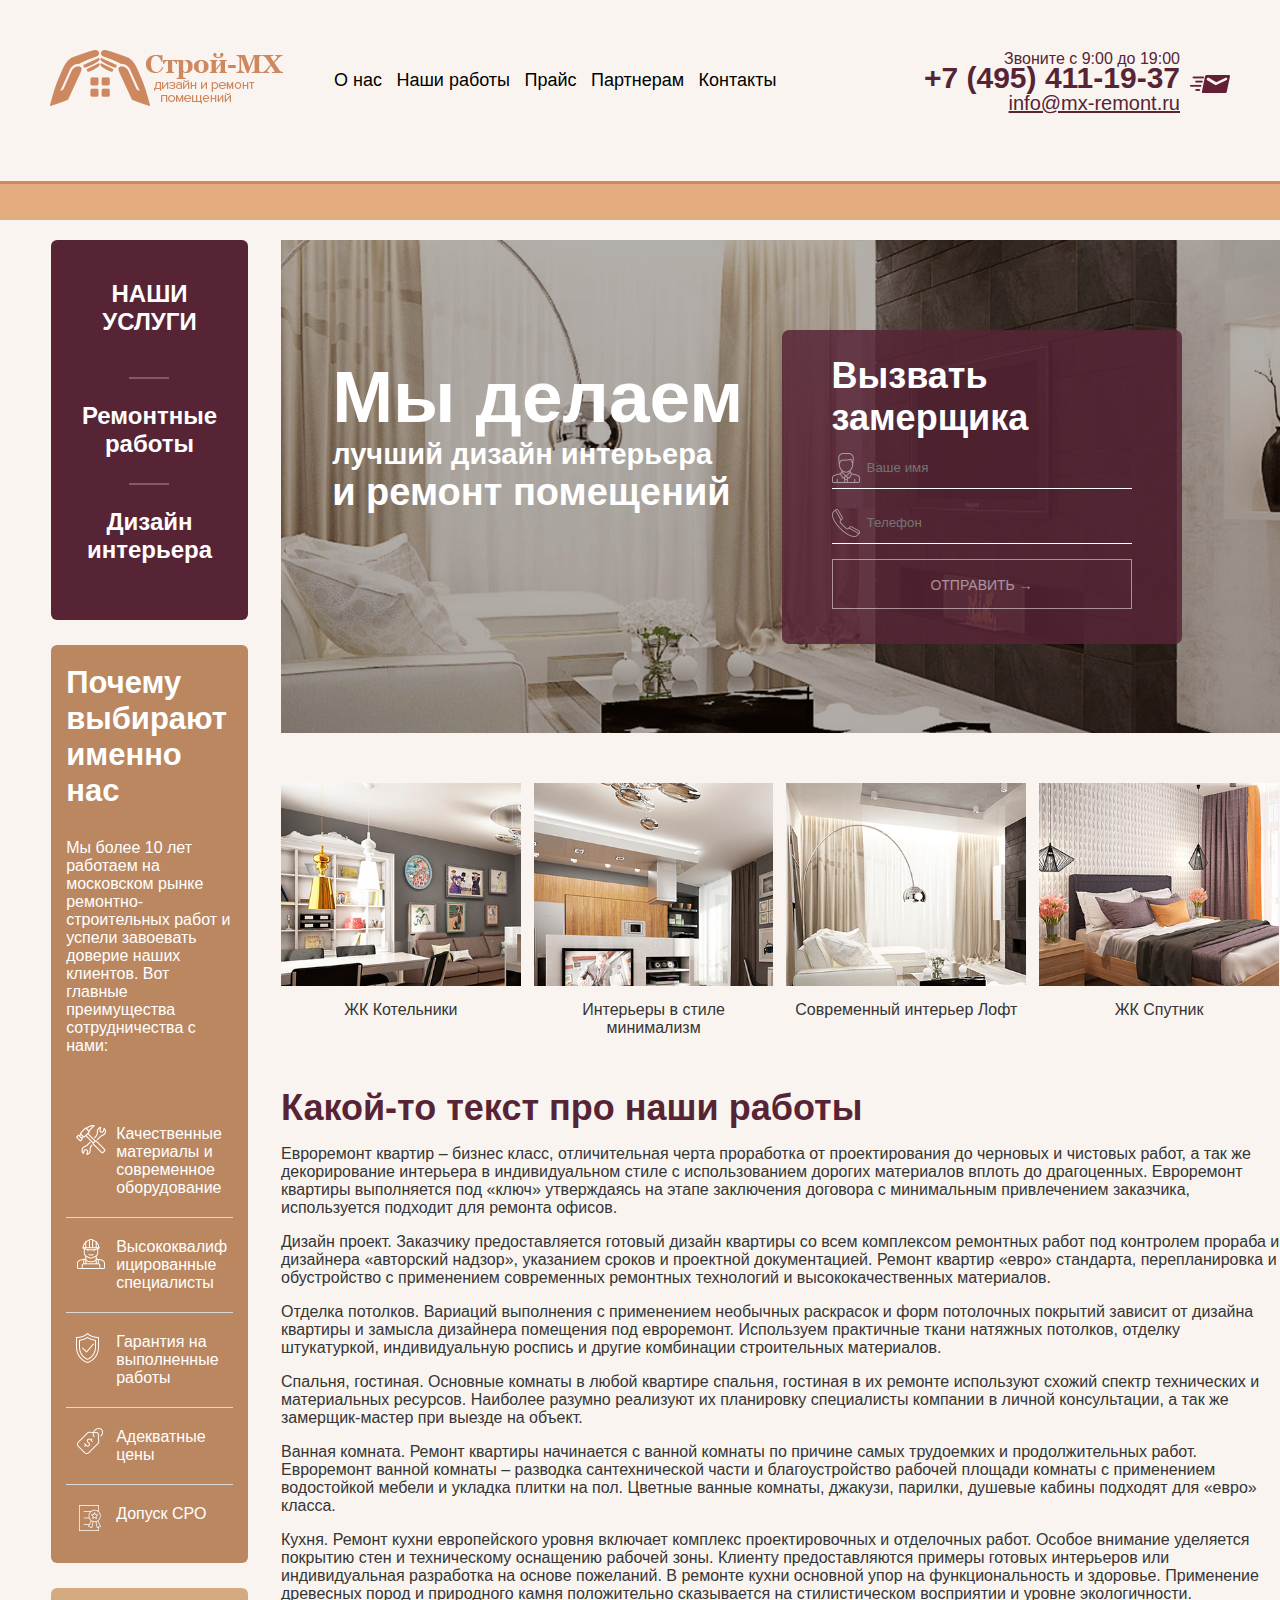
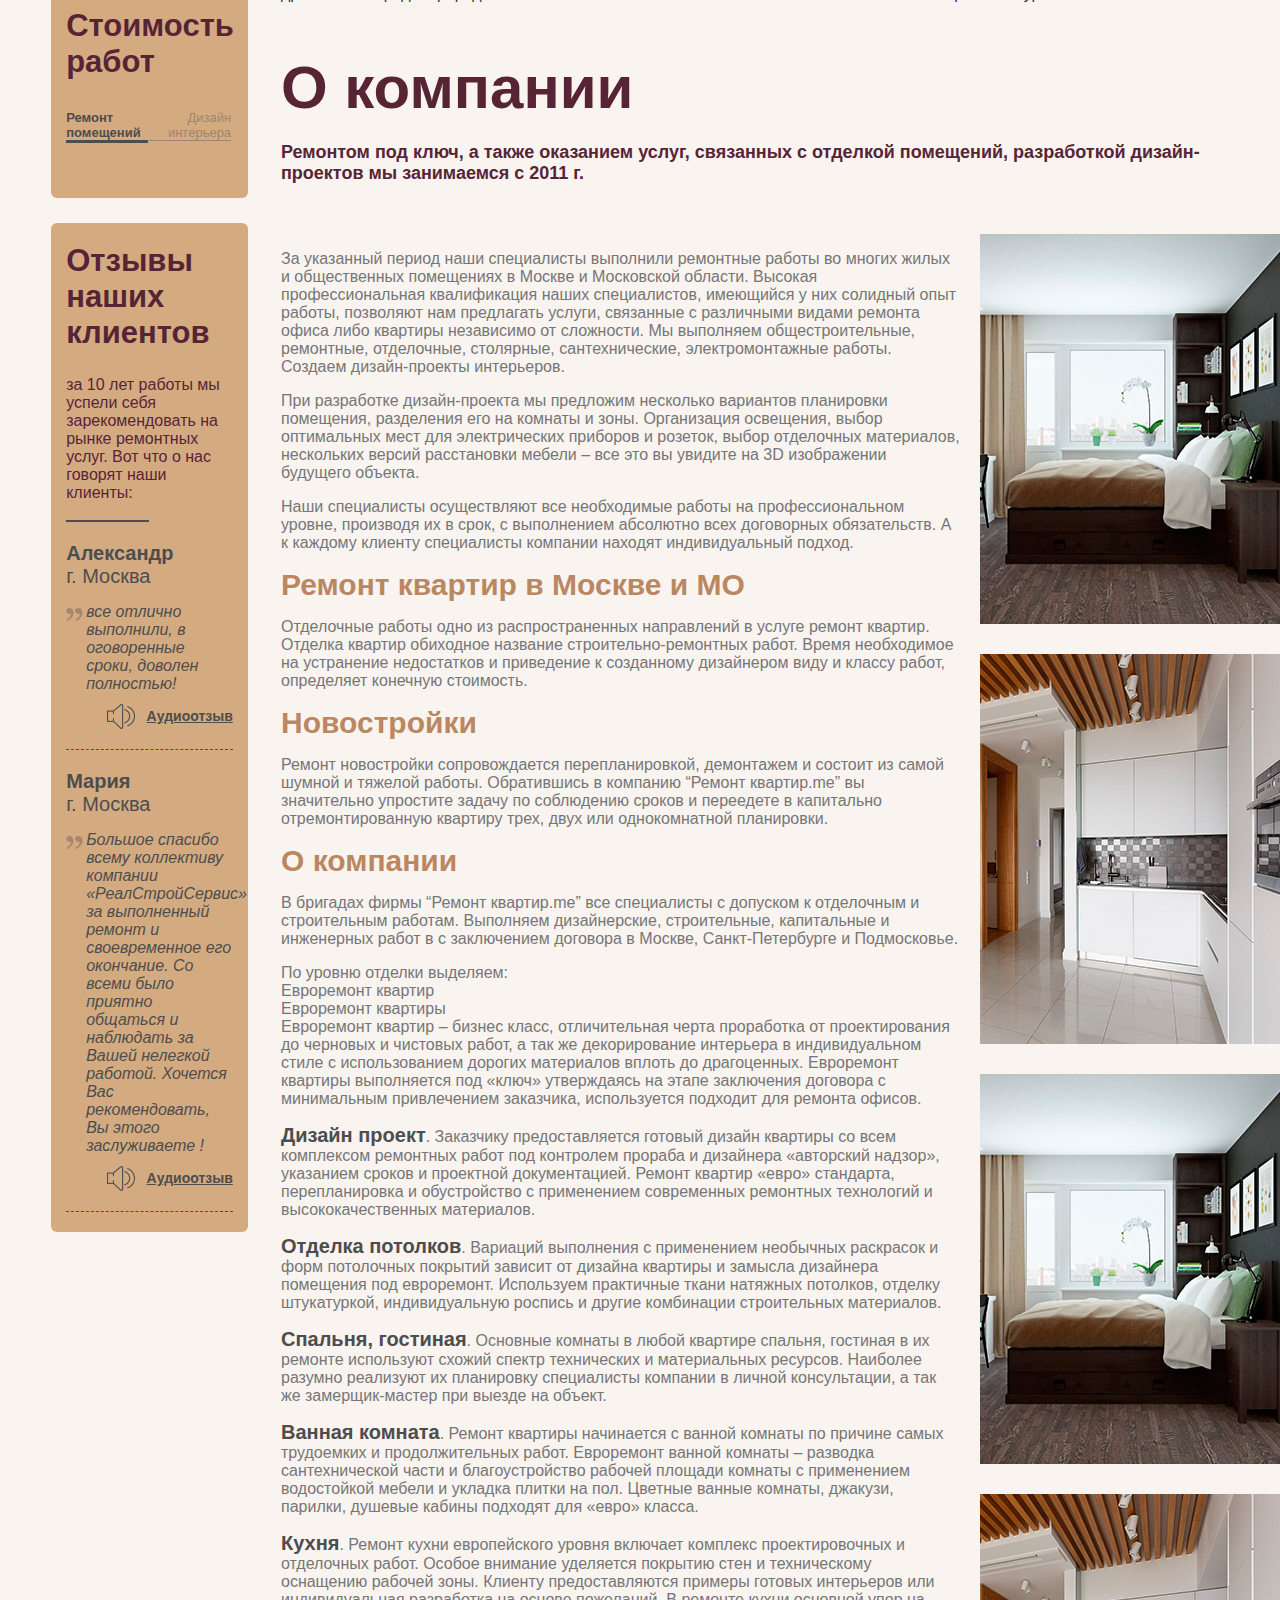
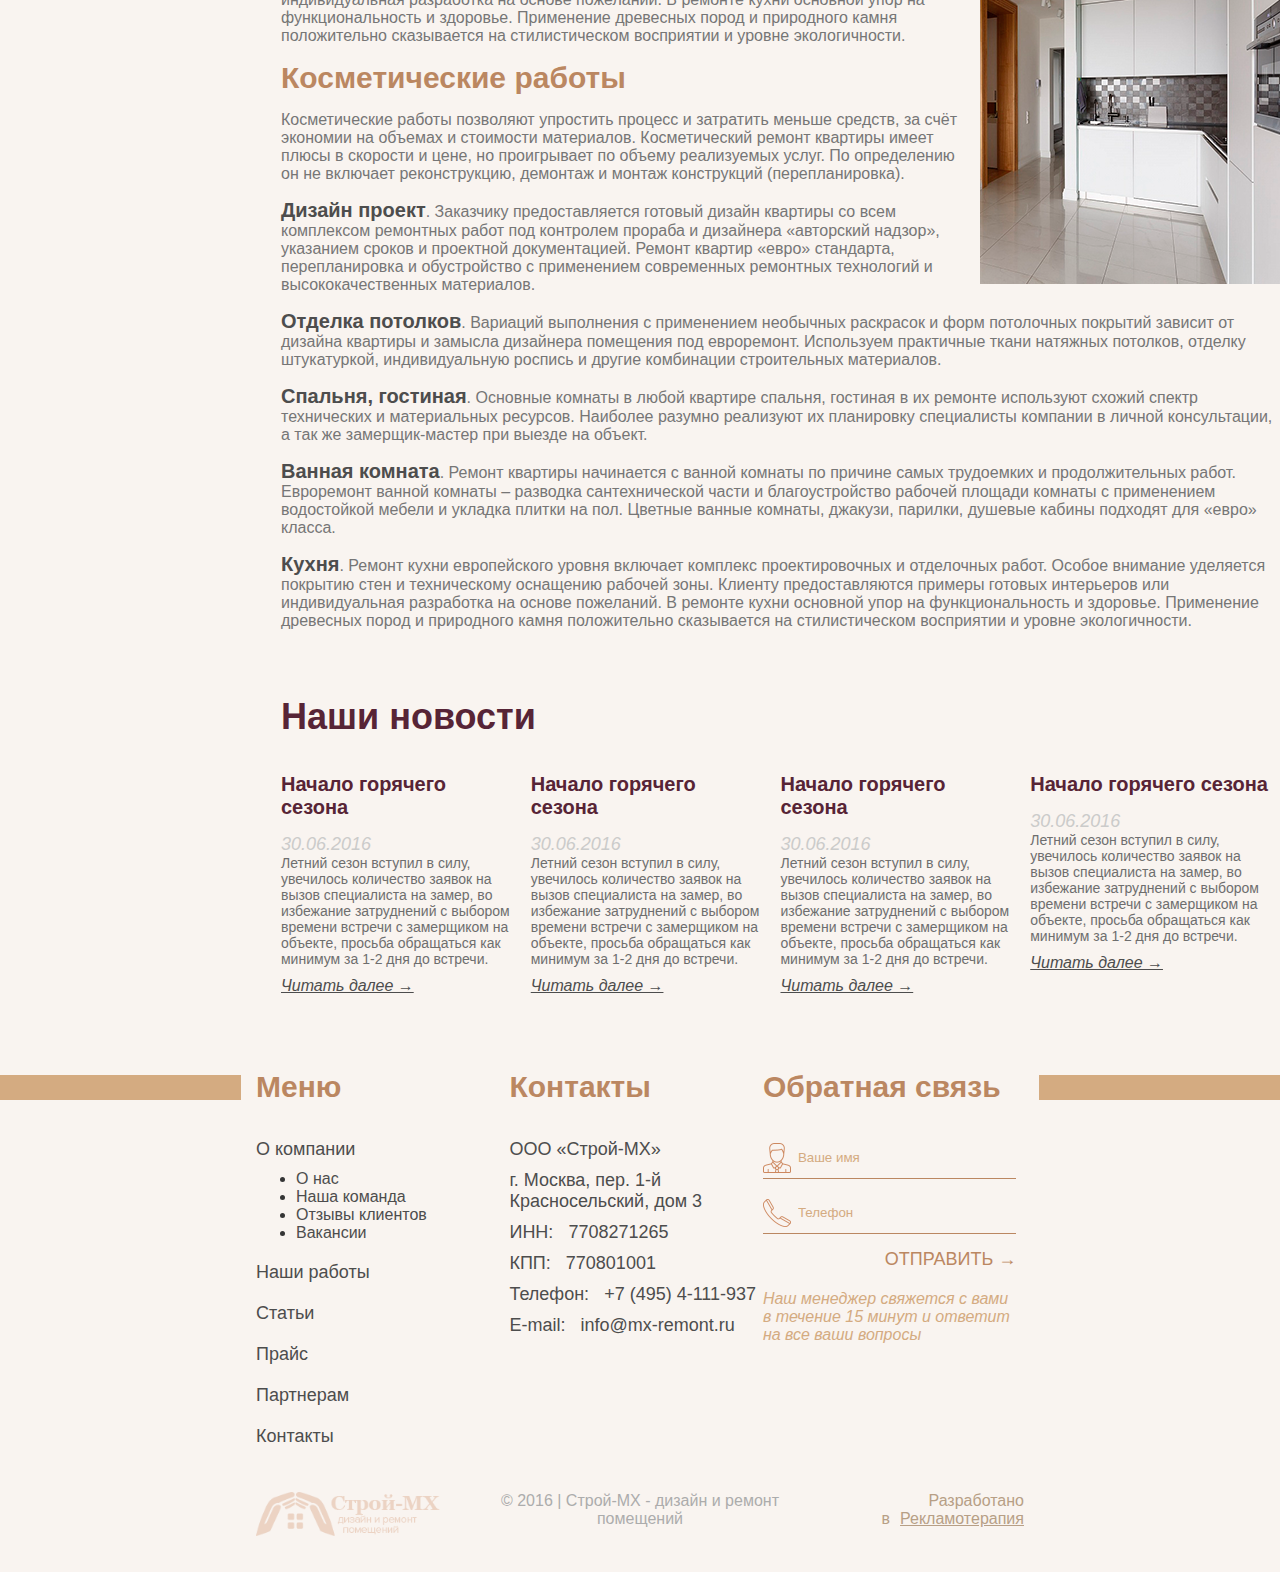
<file: index.html>
<!DOCTYPE html>
<html lang="ru"></html>
<head>
  <meta charset="UTF-8"/>
  <meta name="viewport" content="width=device-width, initial-scale=1, maximum-scale=1, user-scalable=no"/>
  <link rel="stylesheet" href="https://necolas.github.io/normalize.css/3.0.2/normalize.css"/>
  <link rel="stylesheet" href="css/style.css"/>
  <title>Строй MX</title>
</head>
<body>
  <header>
    <div class="mobile-menu"></div>
    <div class="logo"><a href="#"><img src="images/logo.png" alt="Строй MX"/><img src="images/mobile-logo.png" alt="Строй MX"/></a></div>
    <div class="top-phone"><span>Звоните с 9:00 до 19:00</span><a href="#">+7 (495) 411-19-37</a><a href="#">info@mx-remont.ru</a></div>
    <nav>
      <ul>
        <li><a href="#">О нас</a></li>
        <li><a href="#">Наши работы</a></li>
        <li><a href="#">Прайс</a></li>
        <li><a href="#">Партнерам</a></li>
        <li><a href="#">Контакты</a></li>
      </ul>
    </nav>
  </header>
  <main>
    <article>
      <div class="main">
        <h1><span>Мы делаем</span><span>лучший дизайн интерьера</span><span>и ремонт помещений</span></h1>
        <div class="main-form"><span>Вызвать замерщика</span>
          <input type="text" placeholder="Ваше имя" class="input-name field"/>
          <input type="text" placeholder="Телефон" class="input-phone field"/>
          <div class="btn">Отправить &rarr;</div>
        </div>
      </div>
      <div class="examples">
        <div class="example-item"><img src="images/ex1.png" alt="ЖК Котельники"/><span>ЖК Котельники</span></div>
        <div class="example-item"><img src="images/ex2.png" alt="Интерьеры в стиле минимализм"/><span>Интерьеры в стиле минимализм</span></div>
        <div class="example-item"><img src="images/ex3.png" alt="Современный интерьер Лофт"/><span>Современный интерьер Лофт</span></div>
        <div class="example-item"><img src="images/ex4.png" alt="ЖК Спутник"/><span>ЖК Спутник</span></div>
      </div>
      <div class="txt-container"><span>Какой-то текст про наши работы</span>
        <p>Евроремонт квартир – бизнес класс, отличительная черта проработка от проектирования до черновых и чистовых работ, а так же декорирование интерьера в индивидуальном стиле с использованием дорогих материалов вплоть до драгоценных. Евроремонт квартиры выполняется под «ключ» утверждаясь на этапе заключения договора с минимальным привлечением заказчика, используется подходит для ремонта офисов.</p>
        <p>Дизайн проект. Заказчику предоставляется готовый дизайн квартиры со всем комплексом ремонтных работ под контролем прораба и дизайнера «авторский надзор», указанием сроков и проектной документацией. Ремонт квартир «евро» стандарта, перепланировка и обустройство с применением современных ремонтных технологий и высококачественных материалов.</p>
        <p>
          Отделка потолков. Вариаций выполнения с применением необычных раскрасок и форм потолочных покрытий зависит от дизайна квартиры и замысла дизайнера помещения под евроремонт. Используем практичные ткани натяжных потолков, отделку штукатуркой, индивидуальную роспись и другие комбинации строительных материалов.
          
        </p>
        <p>Спальня, гостиная. Основные комнаты в любой квартире спальня, гостиная в их ремонте используют схожий спектр технических и материальных ресурсов. Наиболее разумно реализуют их планировку специалисты компании в личной консультации, а так же замерщик-мастер при выезде на объект.</p>
        <p>Ванная комната. Ремонт квартиры начинается с ванной комнаты по причине самых трудоемких и продолжительных работ. Евроремонт ванной комнаты – разводка сантехнической части и благоустройство рабочей площади комнаты с применением водостойкой мебели и укладка плитки на пол. Цветные ванные комнаты, джакузи, парилки, душевые кабины подходят для «евро» класса.</p>
        <p>Кухня. Ремонт кухни европейского уровня включает комплекс проектировочных и отделочных работ. Особое внимание уделяется покрытию стен и техническому оснащению рабочей зоны. Клиенту предоставляются примеры готовых интерьеров или индивидуальная разработка на основе пожеланий. В ремонте кухни основной упор на функциональность и здоровье. Применение древесных пород и природного камня положительно сказывается на стилистическом восприятии и уровне экологичности.</p>
      </div>
      <div class="about">
        <h6>О компании</h6><span>Ремонтом под ключ, а также оказанием услуг, связанных с отделкой помещений, разработкой дизайн-проектов мы занимаемся с 2011 г. </span>
        <div class="about-wrap">
          <div class="side-photos"><img src="images/about1.png" alt=""/><img src="images/about2.png" alt=""/><img src="images/about3.png" alt=""/><img src="images/about4.png" alt=""/></div>
          <div class="about-content">
            <p>За указанный период наши специалисты выполнили ремонтные работы во многих жилых и общественных помещениях в Москве и Московской области. Высокая профессиональная квалификация наших специалистов, имеющийся у них солидный опыт работы, позволяют нам предлагать услуги, связанные с различными видами ремонта офиса либо квартиры независимо от сложности. Мы выполняем общестроительные, ремонтные, отделочные, столярные, сантехнические, электромонтажные работы. Создаем дизайн-проекты интерьеров.</p>
            <p>При разработке дизайн-проекта мы предложим несколько вариантов планировки помещения, разделения его на комнаты и зоны. Организация освещения, выбор оптимальных мест для электрических приборов и розеток, выбор отделочных материалов, нескольких версий расстановки мебели – все это вы увидите на 3D изображении будущего объекта.</p>
            <p>Наши специалисты осуществляют все необходимые работы на профессиональном уровне, производя их в срок, с выполнением абсолютно всех договорных обязательств. А к каждому клиенту специалисты компании находят индивидуальный подход.</p>
            <div class="about-title">Ремонт квартир в Москве и МО</div>
            <p>Отделочные работы одно из распространенных направлений в услуге ремонт квартир. Отделка квартир обиходное название строительно-ремонтных работ. Время необходимое на устранение недостатков и приведение к созданному дизайнером виду и классу работ, определяет конечную стоимость.</p>
            <div class="about-title">Новостройки</div>
            <p>Ремонт новостройки сопровождается перепланировкой, демонтажем и состоит из самой шумной и тяжелой работы. Обратившись в компанию “Ремонт квартир.me” вы значительно упростите задачу по соблюдению сроков и переедете в капитально отремонтированную квартиру трех, двух или однокомнатной планировки.</p>
            <div class="about-title">О компании</div>
            <p>В бригадах фирмы “Ремонт квартир.me” все специалисты с допуском к отделочным и строительным работам. Выполняем дизайнерские, строительные, капитальные и инженерных работ в с заключением договора в Москве, Санкт-Петербурге и Подмосковье.</p>
            <p>
              По уровню отделки выделяем:<br>
              Евроремонт квартир<br>
              Евроремонт квартиры<br>
              Евроремонт квартир – бизнес класс, отличительная черта проработка от проектирования до черновых и чистовых работ, а так же декорирование интерьера в индивидуальном стиле с использованием дорогих материалов вплоть до драгоценных. Евроремонт квартиры выполняется под «ключ» утверждаясь на этапе заключения договора с минимальным привлечением заказчика, используется подходит для ремонта офисов.
            </p>
            <p><b>Дизайн проект</b>. Заказчику предоставляется готовый дизайн квартиры со всем комплексом ремонтных работ под контролем прораба и дизайнера «авторский надзор», указанием сроков и проектной документацией. Ремонт квартир «евро» стандарта, перепланировка и обустройство с применением современных ремонтных технологий и высококачественных материалов.</p>
            <p><b>Отделка потолков</b>. Вариаций выполнения с применением необычных раскрасок и форм потолочных покрытий зависит от дизайна квартиры и замысла дизайнера помещения под евроремонт. Используем практичные ткани натяжных потолков, отделку штукатуркой, индивидуальную роспись и другие комбинации строительных материалов.</p>
            <p><b>Спальня, гостиная</b>. Основные комнаты в любой квартире спальня, гостиная в их ремонте используют схожий спектр технических и материальных ресурсов. Наиболее разумно реализуют их планировку специалисты компании в личной консультации, а так же замерщик-мастер при выезде на объект.</p>
            <p><b>Ванная комната</b>. Ремонт квартиры начинается с ванной комнаты по причине самых трудоемких и продолжительных работ. Евроремонт ванной комнаты – разводка сантехнической части и благоустройство рабочей площади комнаты с применением водостойкой мебели и укладка плитки на пол. Цветные ванные комнаты, джакузи, парилки, душевые кабины подходят для «евро» класса.</p>
            <p><b>Кухня</b>. Ремонт кухни европейского уровня включает комплекс проектировочных и отделочных работ. Особое внимание уделяется покрытию стен и техническому оснащению рабочей зоны. Клиенту предоставляются примеры готовых интерьеров или индивидуальная разработка на основе пожеланий. В ремонте кухни основной упор на функциональность и здоровье. Применение древесных пород и природного камня положительно сказывается на стилистическом восприятии и уровне экологичности.</p>
            <div class="about-title">Косметические работы</div>
            <p>Косметические работы позволяют упростить процесс и затратить меньше средств, за счёт экономии на объемах и стоимости материалов. Косметический ремонт квартиры имеет плюсы в скорости и цене, но проигрывает по объему реализуемых услуг. По определению он не включает реконструкцию, демонтаж и монтаж конструкций (перепланировка).</p>
            <p><b>Дизайн проект</b>. Заказчику предоставляется готовый дизайн квартиры со всем комплексом ремонтных работ под контролем прораба и дизайнера «авторский надзор», указанием сроков и проектной документацией. Ремонт квартир «евро» стандарта, перепланировка и обустройство с применением современных ремонтных технологий и высококачественных материалов.</p>
            <p><b>Отделка потолков</b>. Вариаций выполнения с применением необычных раскрасок и форм потолочных покрытий зависит от дизайна квартиры и замысла дизайнера помещения под евроремонт. Используем практичные ткани натяжных потолков, отделку штукатуркой, индивидуальную роспись и другие комбинации строительных материалов.</p>
            <p><b>Спальня, гостиная</b>. Основные комнаты в любой квартире спальня, гостиная в их ремонте используют схожий спектр технических и материальных ресурсов. Наиболее разумно реализуют их планировку специалисты компании в личной консультации, а так же замерщик-мастер при выезде на объект.</p>
            <p><b>Ванная комната</b>. Ремонт квартиры начинается с ванной комнаты по причине самых трудоемких и продолжительных работ. Евроремонт ванной комнаты – разводка сантехнической части и благоустройство рабочей площади комнаты с применением водостойкой мебели и укладка плитки на пол. Цветные ванные комнаты, джакузи, парилки, душевые кабины подходят для «евро» класса.</p>
            <p><b>Кухня</b>. Ремонт кухни европейского уровня включает комплекс проектировочных и отделочных работ. Особое внимание уделяется покрытию стен и техническому оснащению рабочей зоны. Клиенту предоставляются примеры готовых интерьеров или индивидуальная разработка на основе пожеланий. В ремонте кухни основной упор на функциональность и здоровье. Применение древесных пород и природного камня положительно сказывается на стилистическом восприятии и уровне экологичности.</p>
          </div>
        </div>
      </div>
      <div class="news"><span>Наши новости</span>
        <div class="news-wrap">
          <div class="news-item">
            <div class="news-title">Начало горячего сезона</div>
            <div class="news-date">30.06.2016</div>
            <p>Летний сезон вступил в силу, увечилось количество заявок на вызов специалиста на замер, во избежание затруднений с выбором времени встречи с замерщиком на объекте, просьба обращаться как минимум за 1-2 дня до встречи.</p><a href="#">Читать далее &rarr;</a>
          </div>
          <div class="news-item">
            <div class="news-title">Начало горячего сезона</div>
            <div class="news-date">30.06.2016</div>
            <p>Летний сезон вступил в силу, увечилось количество заявок на вызов специалиста на замер, во избежание затруднений с выбором времени встречи с замерщиком на объекте, просьба обращаться как минимум за 1-2 дня до встречи.</p><a href="#">Читать далее &rarr;</a>
          </div>
          <div class="news-item">
            <div class="news-title">Начало горячего сезона</div>
            <div class="news-date">30.06.2016</div>
            <p>Летний сезон вступил в силу, увечилось количество заявок на вызов специалиста на замер, во избежание затруднений с выбором времени встречи с замерщиком на объекте, просьба обращаться как минимум за 1-2 дня до встречи.</p><a href="#">Читать далее &rarr;</a>
          </div>
          <div class="news-item">
            <div class="news-title">Начало горячего сезона</div>
            <div class="news-date">30.06.2016</div>
            <p>Летний сезон вступил в силу, увечилось количество заявок на вызов специалиста на замер, во избежание затруднений с выбором времени встречи с замерщиком на объекте, просьба обращаться как минимум за 1-2 дня до встречи.</p><a href="#">Читать далее &rarr;</a>
          </div>
        </div>
      </div>
    </article>
    <aside>
      <div class="services">
        <h2>Наши услуги</h2>
        <ul>
          <li><a href="#">Ремонтные работы</a></li>
          <li><a href="#">Дизайн интерьера</a></li>
        </ul>
      </div>
      <div class="why">
        <h3>Почему выбирают именно нас</h3>
        <p>Мы более 10 лет работаем на московском рынке ремонтно-строительных работ и успели завоевать доверие наших клиентов. Вот главные преимущества сотрудничества с нами:</p>
        <ul>
          <li>Качественные материалы и современное оборудование</li>
          <li>Высококвалифицированные специалисты</li>
          <li>Гарантия на выполненные работы</li>
          <li>Адекватные цены</li>
          <li>Допуск СРО</li>
        </ul>
      </div>
      <div class="price">
        <h4>Стоимость работ</h4>
        <div class="tabs-panel"><a href="#" class="active">Ремонт помещений</a><a href="#">Дизайн интерьера</a></div>
        <div class="tabs-container">
          <div class="tab">
            <div class="price-item">
              <p>Косметический ремонт</p><span>от 3 500 р./м2</span>
            </div>
            <div class="price-item">
              <p>Капитальный ремонт</p><span>от 5 500 р./м2</span>
            </div>
            <div class="price-item">
              <p>Евро ремонт</p><span>от 7 000 р./м2</span>
            </div>
            <div class="btn">Подробнее</div>
          </div>
        </div>
      </div>
      <div class="response">
        <h5>Отзывы наших клиентов</h5>
        <div class="response-head">за 10 лет работы мы успели себя зарекомендовать на рынке ремонтных услуг. Вот что о нас говорят наши клиенты:</div>
        <div class="response-item">
          <div class="response-author">Александр</div>
          <div class="response-city">г. Москва</div>
          <div class="response-text">все отлично выполнили, в оговоренные сроки, доволен полностью!</div>
          <div class="response-audio"><a href="#">Аудиоотзыв</a></div>
        </div>
        <div class="response-item">
          <div class="response-author">Мария</div>
          <div class="response-city">г. Москва</div>
          <div class="response-text">Большое спасибо всему коллективу компании «РеалСтройСервис» за выполненный ремонт и своевременное его окончание. Со всеми было приятно общаться и наблюдать за Вашей нелегкой работой. Хочется Вас рекомендовать, Вы этого заслуживаете ! </div>
          <div class="response-audio"><a href="#">Аудиоотзыв</a></div>
        </div>
      </div>
    </aside>
  </main>
  <footer>
    <div class="footer-wrap">
      <div class="footer-info">
        <div class="footer-menu">
          <div class="title">Меню</div>
          <ul>
            <li><a href="#">О компании</a>
              <ul class="inner-list">
                <li><a href="#">О нас</a></li>
                <li><a href="#">Наша команда</a></li>
                <li><a href="#">Отзывы клиентов</a></li>
                <li><a href="#">Вакансии</a></li>
              </ul>
            </li>
            <li><a href="#">Наши работы</a></li>
            <li><a href="#">Статьи</a></li>
            <li><a href="#">Прайс</a></li>
            <li><a href="#">Партнерам</a></li>
            <li><a href="#">Контакты</a></li>
          </ul>
        </div>
        <div class="footer-contacts">
          <div class="title">Контакты</div>
          <div>ООО «Строй-МХ»</div>
          <div>г. Москва, пер. 1-й Красносельский, дом 3</div>
          <div>ИНН:    <b>7708271265</b></div>
          <div>КПП:    <b>770801001</b></div>
          <div>Телефон:  <b>+7 (495) 4-111-937</b></div>
          <div>E-mail:    <b>info@mx-remont.ru</b></div>
        </div>
        <div class="footer-callback">
          <div class="title">Обратная связь</div>
          <div class="footer-form">
            <input type="text" placeholder="Ваше имя" class="field form-name"/>
            <input type="text" placeholder="Телефон" class="field form-phone"/>
            <div class="send-btn">Отправить &rarr;</div>
          </div><i>Наш менеджер свяжется с вами в течение 15 минут и ответит на все ваши вопросы</i>
        </div>
      </div>
      <div class="footer-bottom">
        <div class="footer-logo"><img src="images/logo.png" alt="Строй MX"/></div>
        <div class="footer-copyr">© 2016 | Строй-МХ - дизайн и ремонт помещений</div>
        <div class="footer-created">	Разработано в<a href="#">Рекламотерапия</a></div>
      </div>
      <script src="js/jquery-3.0.0.min.js"></script>
      <script src="js/main.js"></script>
    </div>
  </footer>
</body>
</file>
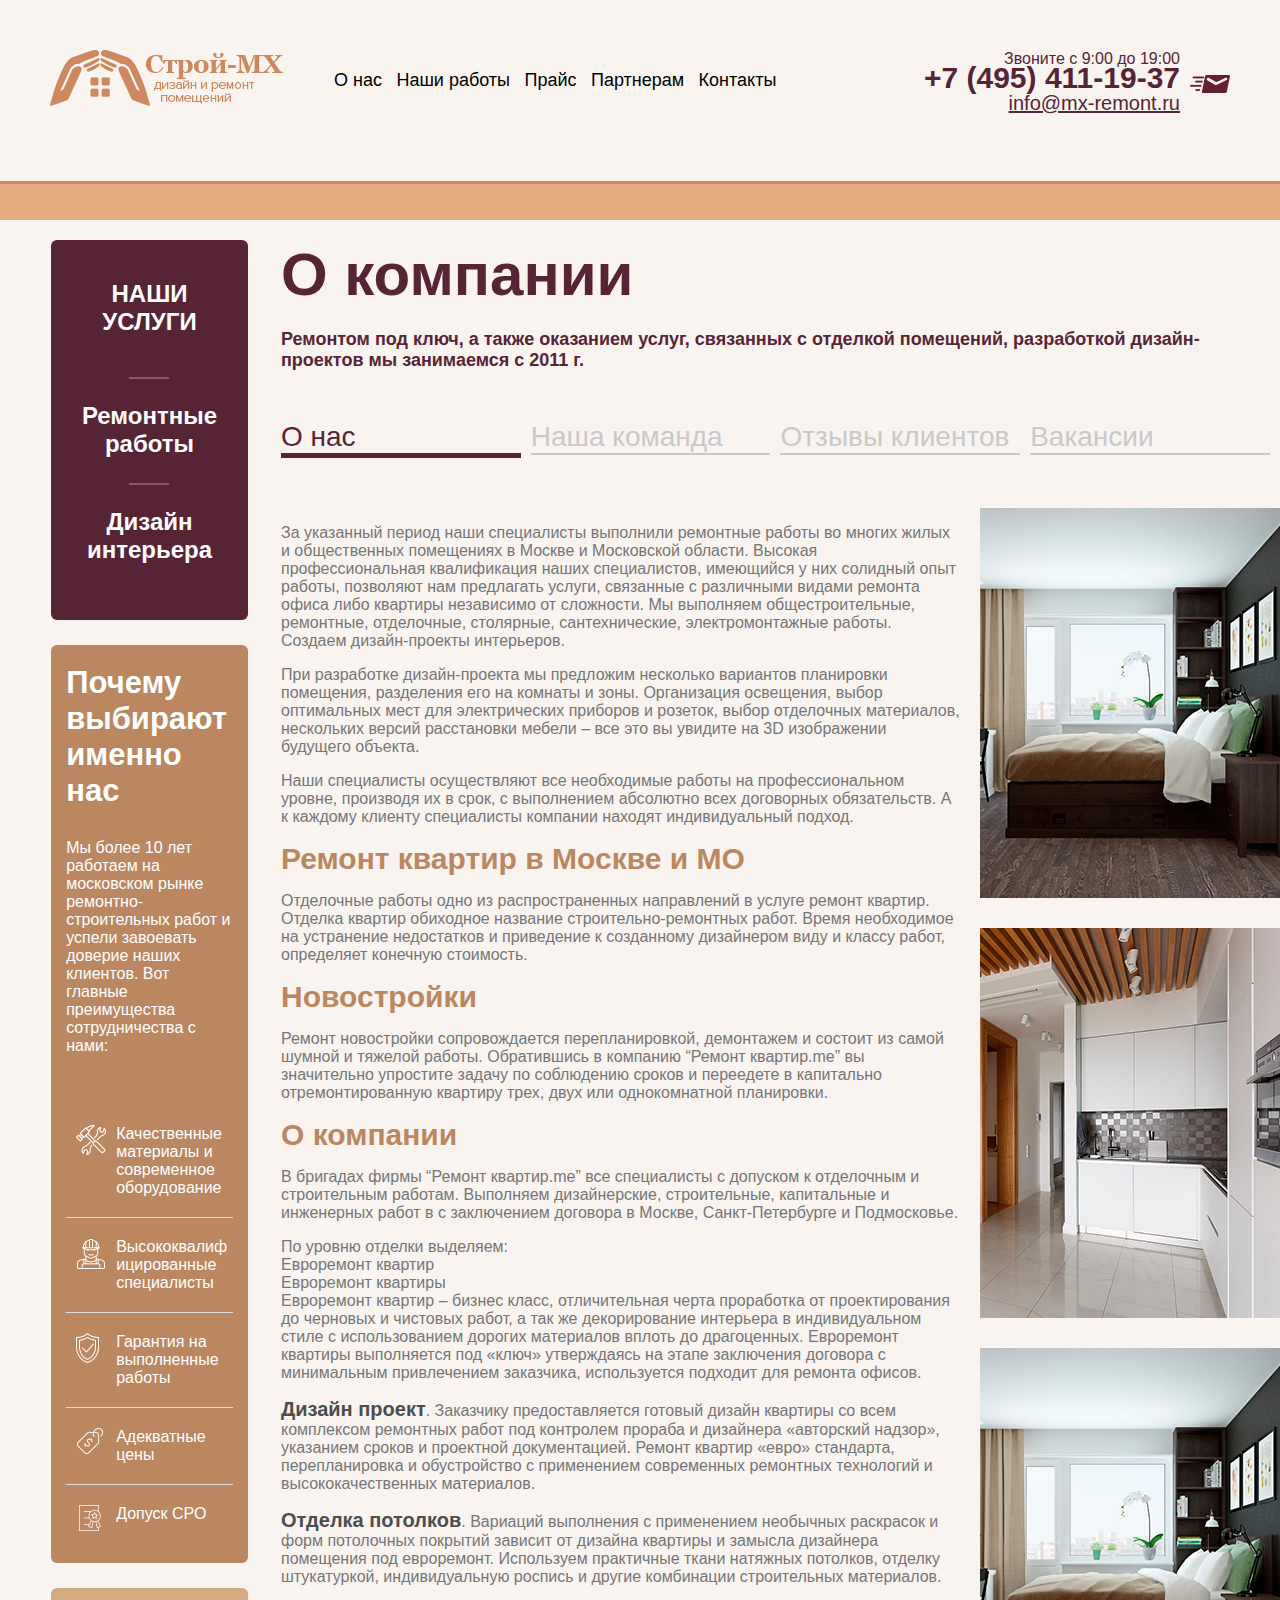
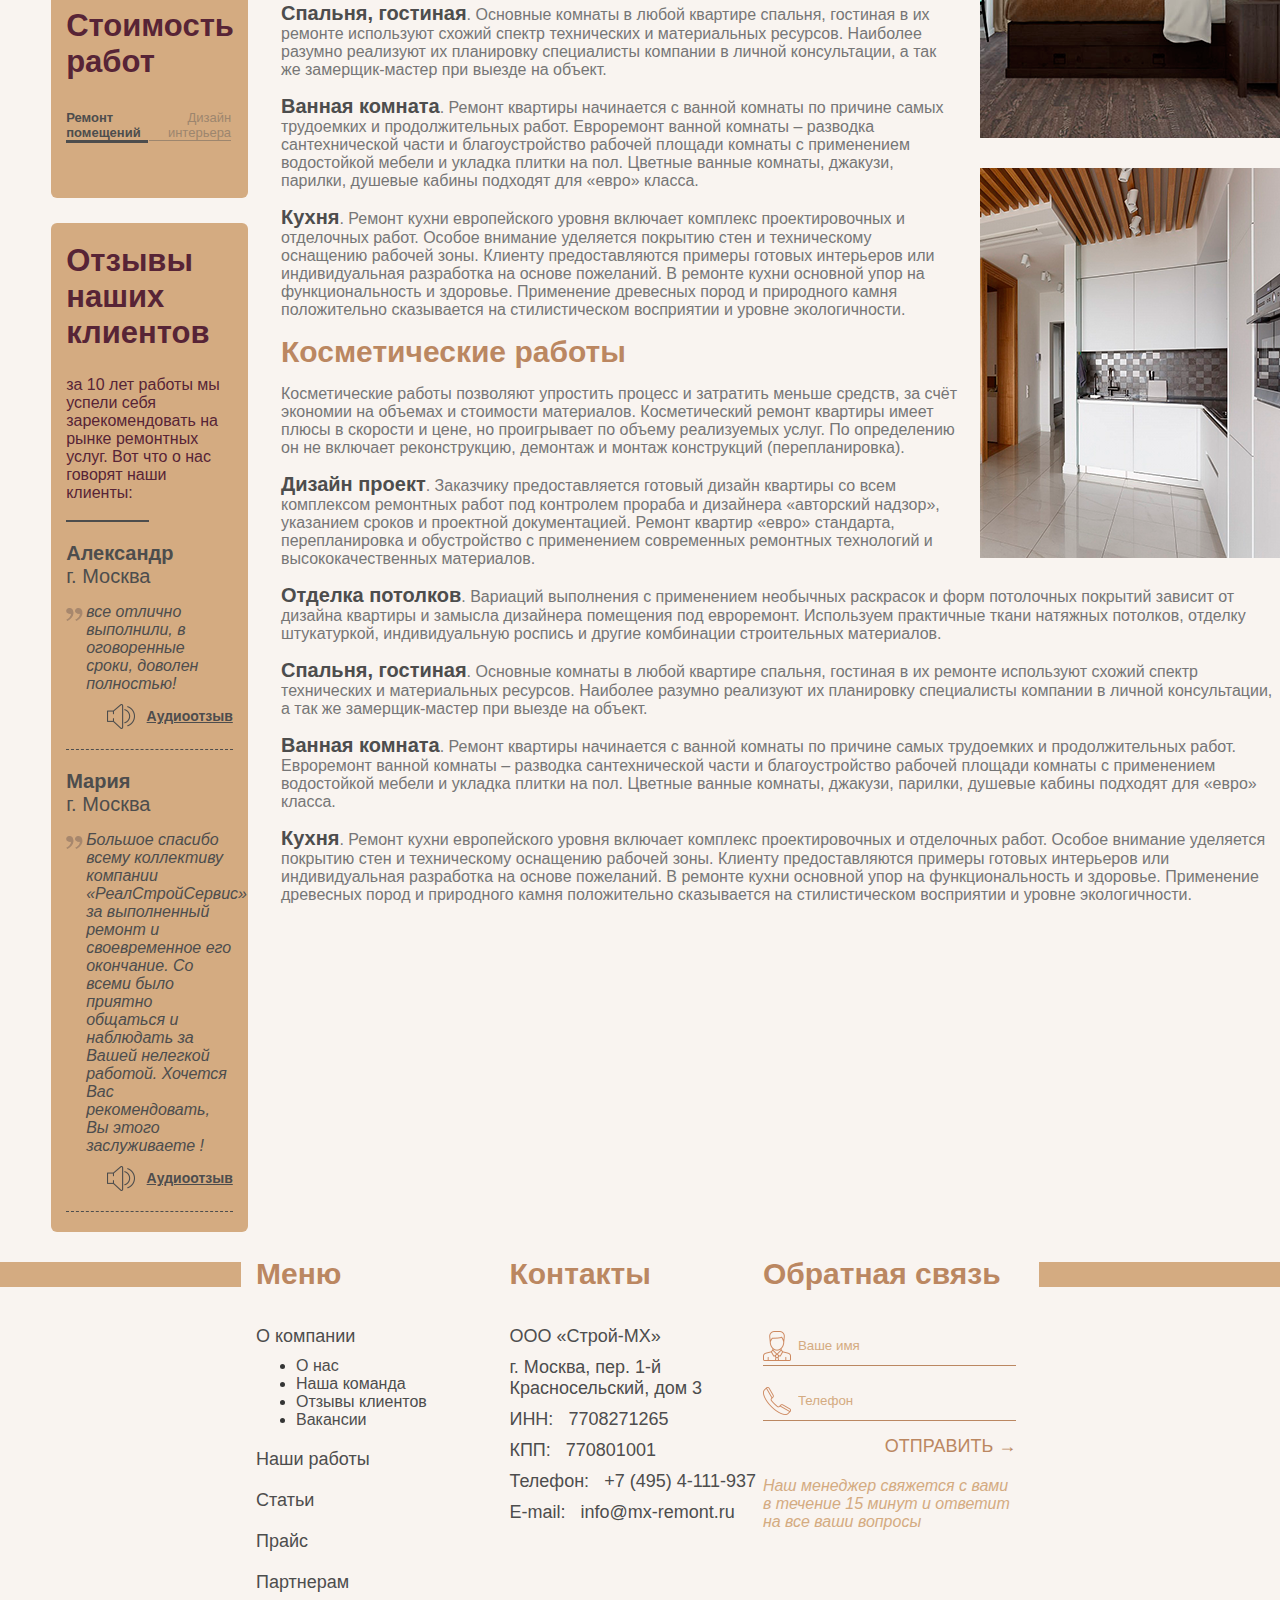
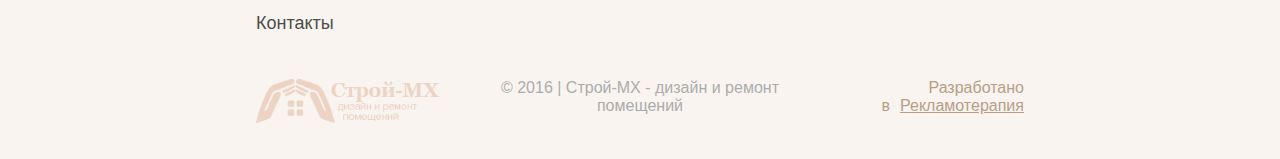
<file: about.html>
<!DOCTYPE html>
<html lang="ru"></html>
<head>
  <meta charset="UTF-8"/>
  <meta name="viewport" content="width=device-width, initial-scale=1, maximum-scale=1, user-scalable=no"/>
  <link rel="stylesheet" href="https://necolas.github.io/normalize.css/3.0.2/normalize.css"/>
  <link rel="stylesheet" href="css/style.css"/>
  <title>Строй MX | О компании</title>
</head>
<body>
  <header>
    <div class="mobile-menu"></div>
    <div class="logo"><a href="#"><img src="images/logo.png" alt="Строй MX"/><img src="images/mobile-logo.png" alt="Строй MX"/></a></div>
    <div class="top-phone"><span>Звоните с 9:00 до 19:00</span><a href="#">+7 (495) 411-19-37</a><a href="#">info@mx-remont.ru</a></div>
    <nav>
      <ul>
        <li><a href="#">О нас</a></li>
        <li><a href="#">Наши работы</a></li>
        <li><a href="#">Прайс</a></li>
        <li><a href="#">Партнерам</a></li>
        <li><a href="#">Контакты</a></li>
      </ul>
    </nav>
  </header>
  <main>
    <article>
      <h1>О компании</h1><span>Ремонтом под ключ, а также оказанием услуг, связанных с отделкой помещений, разработкой дизайн-проектов мы занимаемся с 2011 г.</span>
      <div class="tabs-panel"><a href="#" class="active">О нас			</a><a href="#">Наша команда			</a><a href="#">Отзывы клиентов</a><a href="#">Вакансии</a></div>
      <div class="about">
        <div class="about-wrap">
          <div class="side-photos"><img src="images/about1.png" alt=""/><img src="images/about2.png" alt=""/><img src="images/about3.png" alt=""/><img src="images/about4.png" alt=""/></div>
          <div class="about-content">
            <p>За указанный период наши специалисты выполнили ремонтные работы во многих жилых и общественных помещениях в Москве и Московской области. Высокая профессиональная квалификация наших специалистов, имеющийся у них солидный опыт работы, позволяют нам предлагать услуги, связанные с различными видами ремонта офиса либо квартиры независимо от сложности. Мы выполняем общестроительные, ремонтные, отделочные, столярные, сантехнические, электромонтажные работы. Создаем дизайн-проекты интерьеров.</p>
            <p>При разработке дизайн-проекта мы предложим несколько вариантов планировки помещения, разделения его на комнаты и зоны. Организация освещения, выбор оптимальных мест для электрических приборов и розеток, выбор отделочных материалов, нескольких версий расстановки мебели – все это вы увидите на 3D изображении будущего объекта.</p>
            <p>Наши специалисты осуществляют все необходимые работы на профессиональном уровне, производя их в срок, с выполнением абсолютно всех договорных обязательств. А к каждому клиенту специалисты компании находят индивидуальный подход.</p>
            <div class="about-title">Ремонт квартир в Москве и МО</div>
            <p>Отделочные работы одно из распространенных направлений в услуге ремонт квартир. Отделка квартир обиходное название строительно-ремонтных работ. Время необходимое на устранение недостатков и приведение к созданному дизайнером виду и классу работ, определяет конечную стоимость.</p>
            <div class="about-title">Новостройки</div>
            <p>Ремонт новостройки сопровождается перепланировкой, демонтажем и состоит из самой шумной и тяжелой работы. Обратившись в компанию “Ремонт квартир.me” вы значительно упростите задачу по соблюдению сроков и переедете в капитально отремонтированную квартиру трех, двух или однокомнатной планировки.</p>
            <div class="about-title">О компании</div>
            <p>В бригадах фирмы “Ремонт квартир.me” все специалисты с допуском к отделочным и строительным работам. Выполняем дизайнерские, строительные, капитальные и инженерных работ в с заключением договора в Москве, Санкт-Петербурге и Подмосковье.</p>
            <p>
              По уровню отделки выделяем:<br>
              Евроремонт квартир<br>
              Евроремонт квартиры<br>
              Евроремонт квартир – бизнес класс, отличительная черта проработка от проектирования до черновых и чистовых работ, а так же декорирование интерьера в индивидуальном стиле с использованием дорогих материалов вплоть до драгоценных. Евроремонт квартиры выполняется под «ключ» утверждаясь на этапе заключения договора с минимальным привлечением заказчика, используется подходит для ремонта офисов.
            </p>
            <p><b>Дизайн проект</b>. Заказчику предоставляется готовый дизайн квартиры со всем комплексом ремонтных работ под контролем прораба и дизайнера «авторский надзор», указанием сроков и проектной документацией. Ремонт квартир «евро» стандарта, перепланировка и обустройство с применением современных ремонтных технологий и высококачественных материалов.</p>
            <p><b>Отделка потолков</b>. Вариаций выполнения с применением необычных раскрасок и форм потолочных покрытий зависит от дизайна квартиры и замысла дизайнера помещения под евроремонт. Используем практичные ткани натяжных потолков, отделку штукатуркой, индивидуальную роспись и другие комбинации строительных материалов.</p>
            <p><b>Спальня, гостиная</b>. Основные комнаты в любой квартире спальня, гостиная в их ремонте используют схожий спектр технических и материальных ресурсов. Наиболее разумно реализуют их планировку специалисты компании в личной консультации, а так же замерщик-мастер при выезде на объект.</p>
            <p><b>Ванная комната</b>. Ремонт квартиры начинается с ванной комнаты по причине самых трудоемких и продолжительных работ. Евроремонт ванной комнаты – разводка сантехнической части и благоустройство рабочей площади комнаты с применением водостойкой мебели и укладка плитки на пол. Цветные ванные комнаты, джакузи, парилки, душевые кабины подходят для «евро» класса.</p>
            <p><b>Кухня</b>. Ремонт кухни европейского уровня включает комплекс проектировочных и отделочных работ. Особое внимание уделяется покрытию стен и техническому оснащению рабочей зоны. Клиенту предоставляются примеры готовых интерьеров или индивидуальная разработка на основе пожеланий. В ремонте кухни основной упор на функциональность и здоровье. Применение древесных пород и природного камня положительно сказывается на стилистическом восприятии и уровне экологичности.</p>
            <div class="about-title">Косметические работы</div>
            <p>Косметические работы позволяют упростить процесс и затратить меньше средств, за счёт экономии на объемах и стоимости материалов. Косметический ремонт квартиры имеет плюсы в скорости и цене, но проигрывает по объему реализуемых услуг. По определению он не включает реконструкцию, демонтаж и монтаж конструкций (перепланировка).</p>
            <p><b>Дизайн проект</b>. Заказчику предоставляется готовый дизайн квартиры со всем комплексом ремонтных работ под контролем прораба и дизайнера «авторский надзор», указанием сроков и проектной документацией. Ремонт квартир «евро» стандарта, перепланировка и обустройство с применением современных ремонтных технологий и высококачественных материалов.</p>
            <p><b>Отделка потолков</b>. Вариаций выполнения с применением необычных раскрасок и форм потолочных покрытий зависит от дизайна квартиры и замысла дизайнера помещения под евроремонт. Используем практичные ткани натяжных потолков, отделку штукатуркой, индивидуальную роспись и другие комбинации строительных материалов.</p>
            <p><b>Спальня, гостиная</b>. Основные комнаты в любой квартире спальня, гостиная в их ремонте используют схожий спектр технических и материальных ресурсов. Наиболее разумно реализуют их планировку специалисты компании в личной консультации, а так же замерщик-мастер при выезде на объект.</p>
            <p><b>Ванная комната</b>. Ремонт квартиры начинается с ванной комнаты по причине самых трудоемких и продолжительных работ. Евроремонт ванной комнаты – разводка сантехнической части и благоустройство рабочей площади комнаты с применением водостойкой мебели и укладка плитки на пол. Цветные ванные комнаты, джакузи, парилки, душевые кабины подходят для «евро» класса.</p>
            <p><b>Кухня</b>. Ремонт кухни европейского уровня включает комплекс проектировочных и отделочных работ. Особое внимание уделяется покрытию стен и техническому оснащению рабочей зоны. Клиенту предоставляются примеры готовых интерьеров или индивидуальная разработка на основе пожеланий. В ремонте кухни основной упор на функциональность и здоровье. Применение древесных пород и природного камня положительно сказывается на стилистическом восприятии и уровне экологичности.</p>
          </div>
        </div>
      </div>
    </article>
    <aside>
      <div class="services">
        <h2>Наши услуги</h2>
        <ul>
          <li><a href="#">Ремонтные работы</a></li>
          <li><a href="#">Дизайн интерьера</a></li>
        </ul>
      </div>
      <div class="why">
        <h3>Почему выбирают именно нас</h3>
        <p>Мы более 10 лет работаем на московском рынке ремонтно-строительных работ и успели завоевать доверие наших клиентов. Вот главные преимущества сотрудничества с нами:</p>
        <ul>
          <li>Качественные материалы и современное оборудование</li>
          <li>Высококвалифицированные специалисты</li>
          <li>Гарантия на выполненные работы</li>
          <li>Адекватные цены</li>
          <li>Допуск СРО</li>
        </ul>
      </div>
      <div class="price">
        <h4>Стоимость работ</h4>
        <div class="tabs-panel"><a href="#" class="active">Ремонт помещений</a><a href="#">Дизайн интерьера</a></div>
        <div class="tabs-container">
          <div class="tab">
            <div class="price-item">
              <p>Косметический ремонт</p><span>от 3 500 р./м2</span>
            </div>
            <div class="price-item">
              <p>Капитальный ремонт</p><span>от 5 500 р./м2</span>
            </div>
            <div class="price-item">
              <p>Евро ремонт</p><span>от 7 000 р./м2</span>
            </div>
            <div class="btn">Подробнее</div>
          </div>
        </div>
      </div>
      <div class="response">
        <h5>Отзывы наших клиентов</h5>
        <div class="response-head">за 10 лет работы мы успели себя зарекомендовать на рынке ремонтных услуг. Вот что о нас говорят наши клиенты:</div>
        <div class="response-item">
          <div class="response-author">Александр</div>
          <div class="response-city">г. Москва</div>
          <div class="response-text">все отлично выполнили, в оговоренные сроки, доволен полностью!</div>
          <div class="response-audio"><a href="#">Аудиоотзыв</a></div>
        </div>
        <div class="response-item">
          <div class="response-author">Мария</div>
          <div class="response-city">г. Москва</div>
          <div class="response-text">Большое спасибо всему коллективу компании «РеалСтройСервис» за выполненный ремонт и своевременное его окончание. Со всеми было приятно общаться и наблюдать за Вашей нелегкой работой. Хочется Вас рекомендовать, Вы этого заслуживаете ! </div>
          <div class="response-audio"><a href="#">Аудиоотзыв</a></div>
        </div>
      </div>
    </aside>
  </main>
  <footer>
    <div class="footer-wrap">
      <div class="footer-info">
        <div class="footer-menu">
          <div class="title">Меню</div>
          <ul>
            <li><a href="#">О компании</a>
              <ul class="inner-list">
                <li><a href="#">О нас</a></li>
                <li><a href="#">Наша команда</a></li>
                <li><a href="#">Отзывы клиентов</a></li>
                <li><a href="#">Вакансии</a></li>
              </ul>
            </li>
            <li><a href="#">Наши работы</a></li>
            <li><a href="#">Статьи</a></li>
            <li><a href="#">Прайс</a></li>
            <li><a href="#">Партнерам</a></li>
            <li><a href="#">Контакты</a></li>
          </ul>
        </div>
        <div class="footer-contacts">
          <div class="title">Контакты</div>
          <div>ООО «Строй-МХ»</div>
          <div>г. Москва, пер. 1-й Красносельский, дом 3</div>
          <div>ИНН:    <b>7708271265</b></div>
          <div>КПП:    <b>770801001</b></div>
          <div>Телефон:  <b>+7 (495) 4-111-937</b></div>
          <div>E-mail:    <b>info@mx-remont.ru</b></div>
        </div>
        <div class="footer-callback">
          <div class="title">Обратная связь</div>
          <div class="footer-form">
            <input type="text" placeholder="Ваше имя" class="field form-name"/>
            <input type="text" placeholder="Телефон" class="field form-phone"/>
            <div class="send-btn">Отправить &rarr;</div>
          </div><i>Наш менеджер свяжется с вами в течение 15 минут и ответит на все ваши вопросы</i>
        </div>
      </div>
      <div class="footer-bottom">
        <div class="footer-logo"><img src="images/logo.png" alt="Строй MX"/></div>
        <div class="footer-copyr">© 2016 | Строй-МХ - дизайн и ремонт помещений</div>
        <div class="footer-created">	Разработано в<a href="#">Рекламотерапия</a></div>
      </div>
      <script src="js/jquery-3.0.0.min.js"></script>
      <script src="js/main.js"></script>
    </div>
  </footer>
</body>
</file>
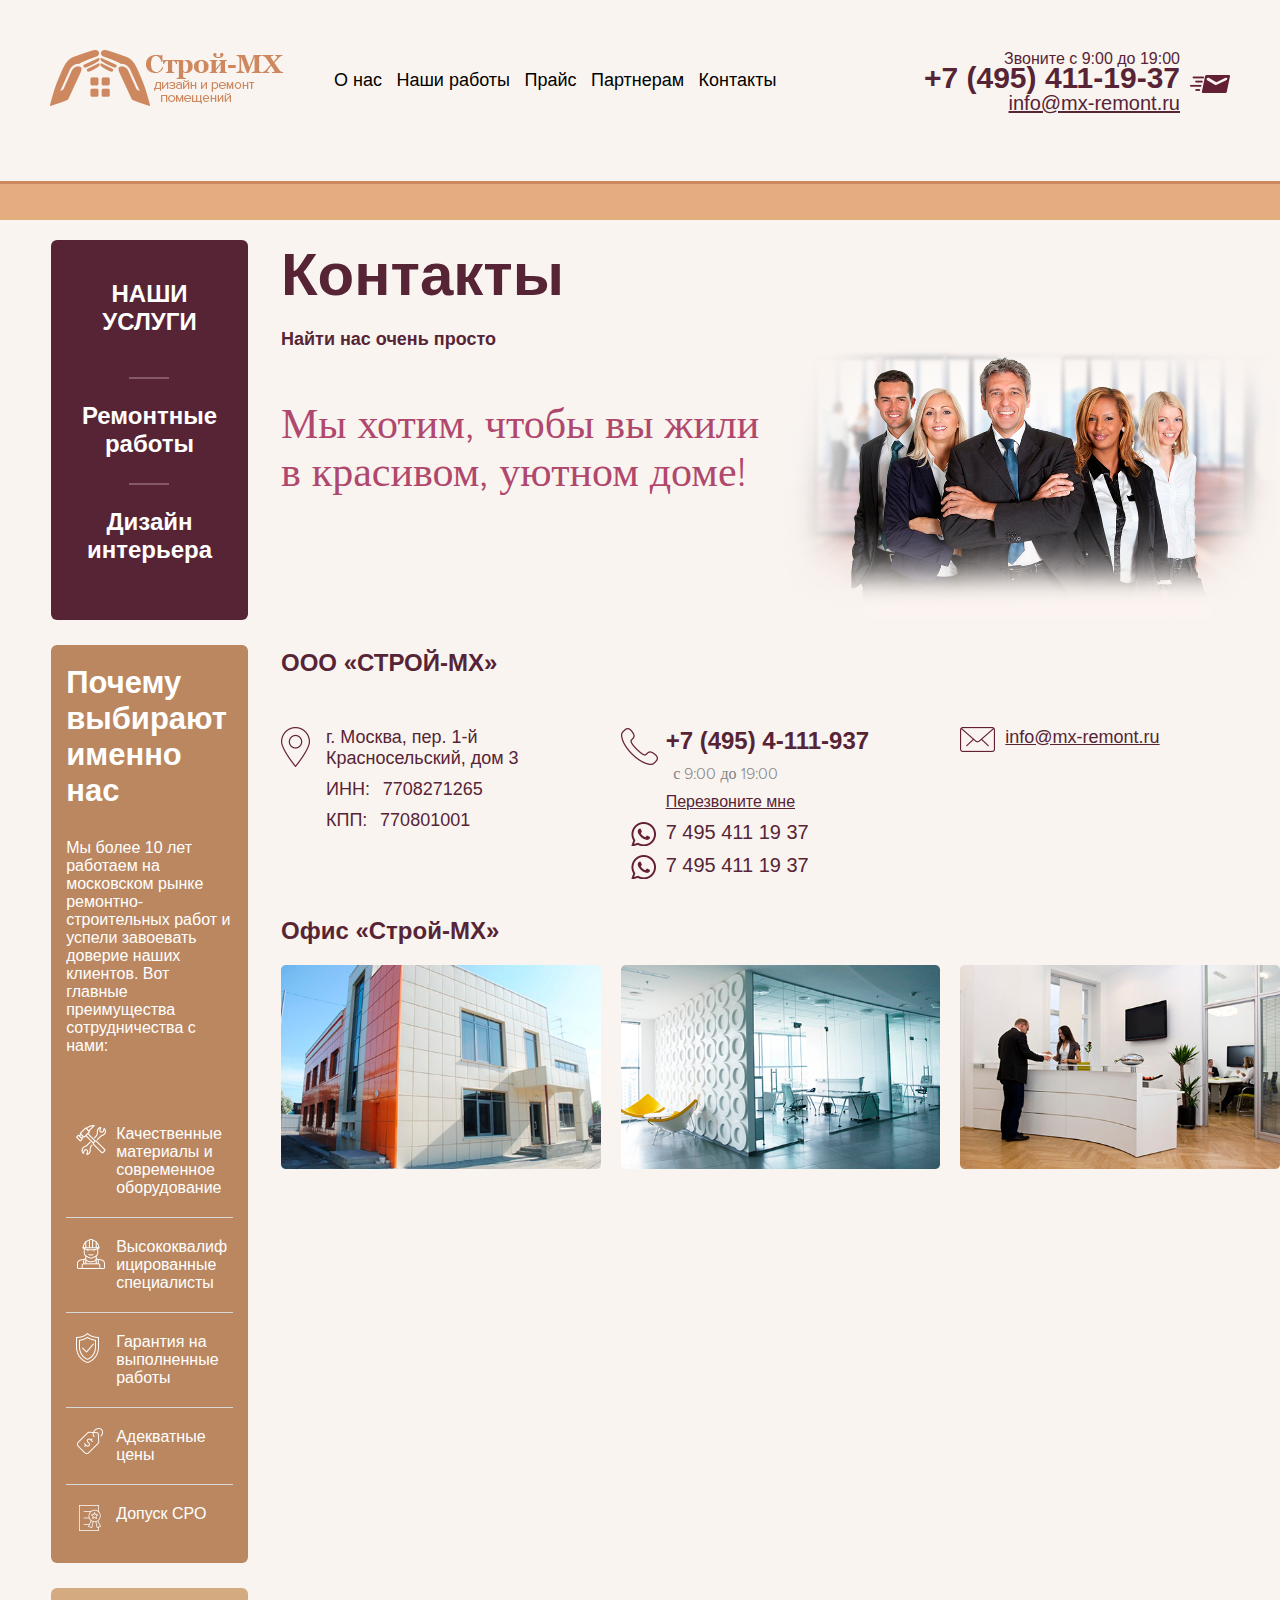
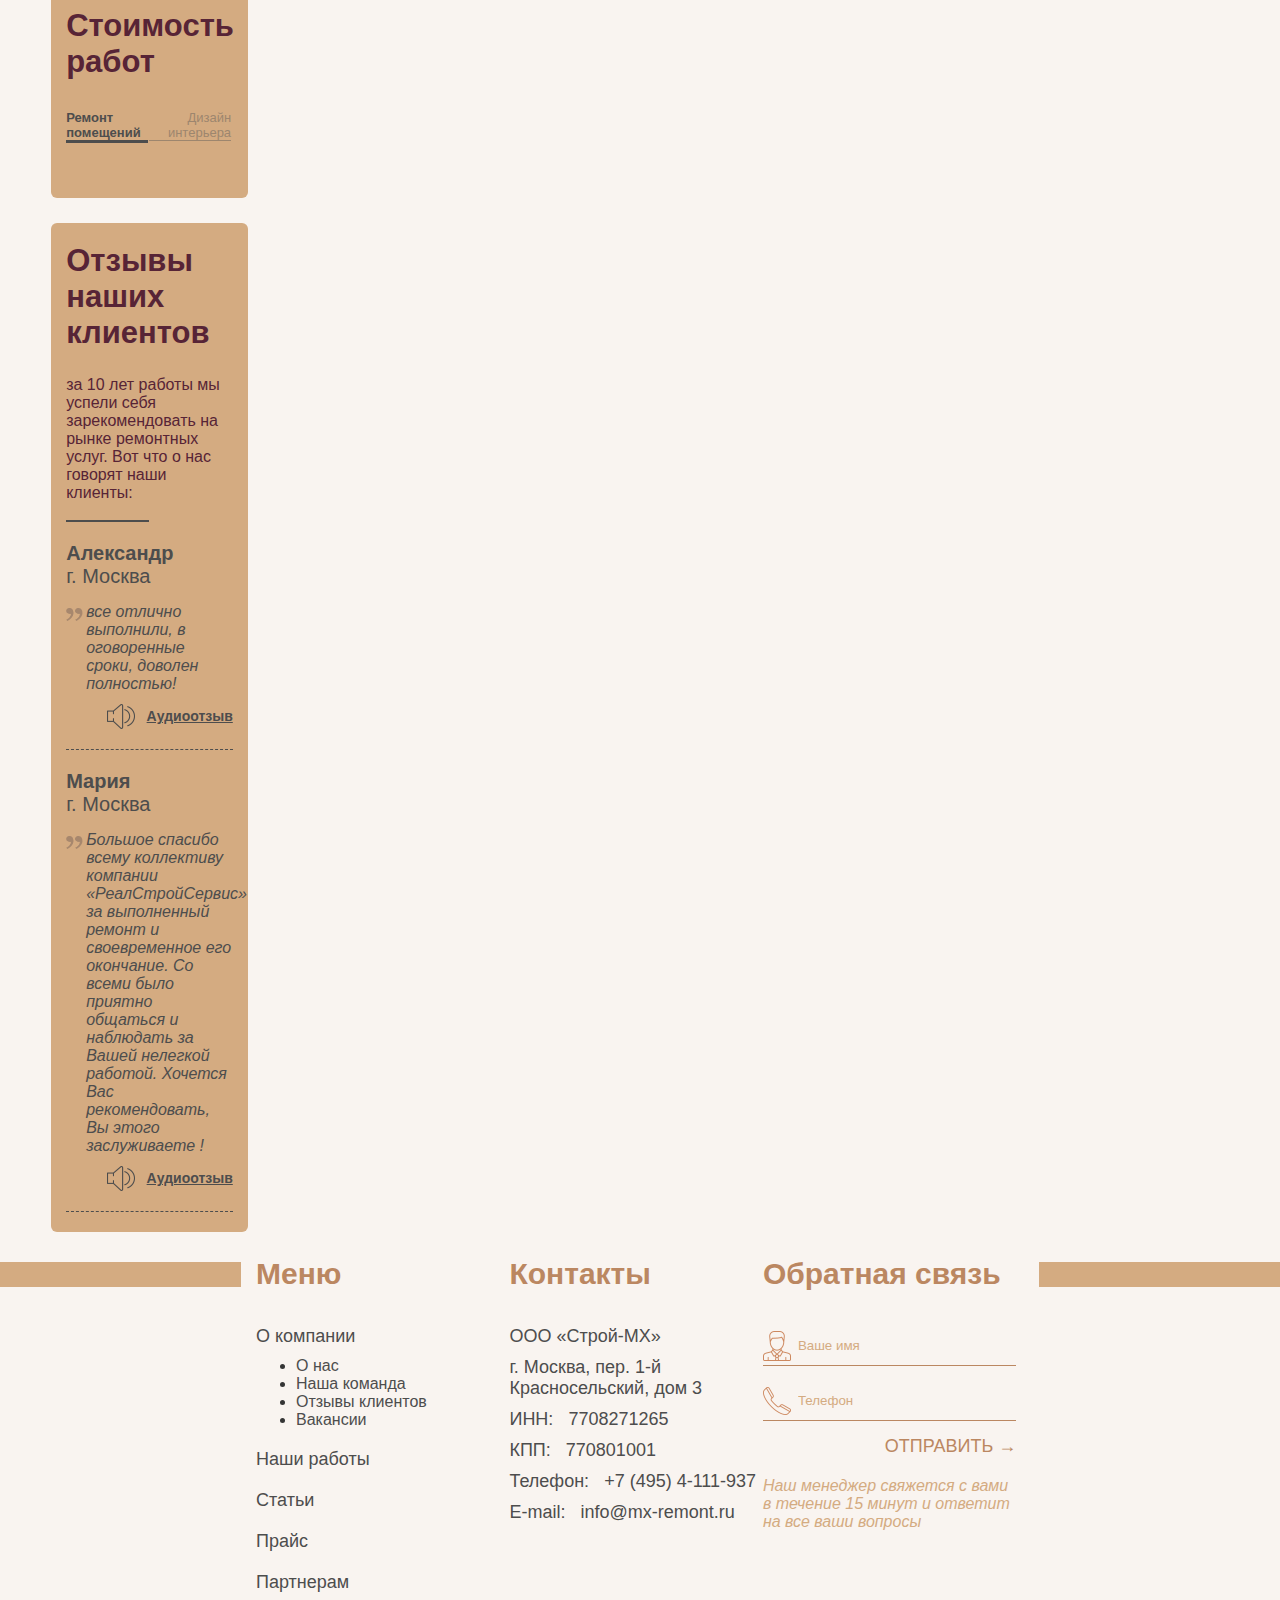
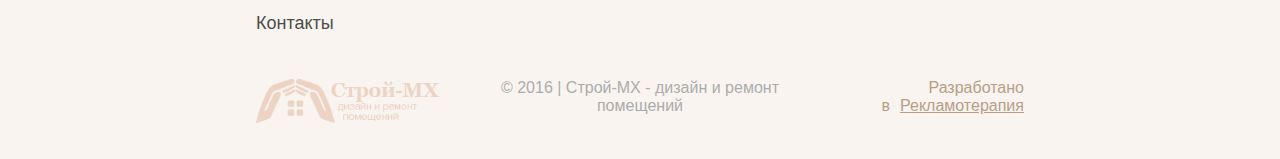
<file: contacts.html>
<!DOCTYPE html>
<html lang="ru"></html>
<head>
  <meta charset="UTF-8"/>
  <meta name="viewport" content="width=device-width, initial-scale=1, maximum-scale=1, user-scalable=no"/>
  <link rel="stylesheet" href="https://necolas.github.io/normalize.css/3.0.2/normalize.css"/>
  <link rel="stylesheet" href="css/style.css"/>
  <title>Строй MX | Контакты</title>
</head>
<body>
  <header>
    <div class="mobile-menu"></div>
    <div class="logo"><a href="#"><img src="images/logo.png" alt="Строй MX"/><img src="images/mobile-logo.png" alt="Строй MX"/></a></div>
    <div class="top-phone"><span>Звоните с 9:00 до 19:00</span><a href="#">+7 (495) 411-19-37</a><a href="#">info@mx-remont.ru</a></div>
    <nav>
      <ul>
        <li><a href="#">О нас</a></li>
        <li><a href="#">Наши работы</a></li>
        <li><a href="#">Прайс</a></li>
        <li><a href="#">Партнерам</a></li>
        <li><a href="#">Контакты</a></li>
      </ul>
    </nav>
  </header>
  <main>
    <article>
      <h1>Контакты</h1><span>Найти нас очень просто</span>
      <div class="contacts-heading"><img src="images/contacts.png" alt="" class="contacts-img"/>
        <div>Мы хотим, чтобы вы жили<br> в красивом, уютном доме!</div>
      </div><span>ООО «СТРОЙ-МХ»</span>
      <div class="contacts-wrap">
        <div class="contacts-data">
          <div class="data-item">
            <div>г. Москва, пер. 1-й Красносельский, дом 3</div>
            <div class="inn">
              <div>ИНН:</div>
              <div>7708271265</div>
            </div>
            <div class="kpp">
              <div>КПП:</div>
              <div>770801001</div>
            </div>
          </div>
          <div class="data-item">
            <div class="main-phone">
              <div>+7 (495) 4-111-937</div>
              <div>с 9:00 до 19:00</div>
            </div><a href="#">Перезвоните мне</a><a href="#" class="c-phone">7 495 411 19 37</a><a href="#" class="c-phone">7 495 411 19 37</a>
          </div>
          <div class="data-item"><a href="#">info@mx-remont.ru</a></div>
        </div>
        <div class="map-container"><script type="text/javascript" charset="utf-8" async src="https://api-maps.yandex.ru/services/constructor/1.0/js/?sid=WkO9X3cuZ11yMnKWocCsinRE0lkhAgOn&amp;width=100%&amp;height=400&amp;lang=ru_RU&amp;sourceType=constructor&amp;scroll=true"></script></div>
        <div class="office-container">
          <p>Офис «Строй-МХ»</p>
          <div class="office-photos"><img src="images/ofis1.png" alt="Офис «Строй-МХ»"/><img src="images/ofis2.png" alt="Офис «Строй-МХ»"/><img src="images/ofis3.png" alt="Офис «Строй-МХ»"/></div>
        </div>
      </div>
    </article>
    <aside>
      <div class="services">
        <h2>Наши услуги</h2>
        <ul>
          <li><a href="#">Ремонтные работы</a></li>
          <li><a href="#">Дизайн интерьера</a></li>
        </ul>
      </div>
      <div class="why">
        <h3>Почему выбирают именно нас</h3>
        <p>Мы более 10 лет работаем на московском рынке ремонтно-строительных работ и успели завоевать доверие наших клиентов. Вот главные преимущества сотрудничества с нами:</p>
        <ul>
          <li>Качественные материалы и современное оборудование</li>
          <li>Высококвалифицированные специалисты</li>
          <li>Гарантия на выполненные работы</li>
          <li>Адекватные цены</li>
          <li>Допуск СРО</li>
        </ul>
      </div>
      <div class="price">
        <h4>Стоимость работ</h4>
        <div class="tabs-panel"><a href="#" class="active">Ремонт помещений</a><a href="#">Дизайн интерьера</a></div>
        <div class="tabs-container">
          <div class="tab">
            <div class="price-item">
              <p>Косметический ремонт</p><span>от 3 500 р./м2</span>
            </div>
            <div class="price-item">
              <p>Капитальный ремонт</p><span>от 5 500 р./м2</span>
            </div>
            <div class="price-item">
              <p>Евро ремонт</p><span>от 7 000 р./м2</span>
            </div>
            <div class="btn">Подробнее</div>
          </div>
        </div>
      </div>
      <div class="response">
        <h5>Отзывы наших клиентов</h5>
        <div class="response-head">за 10 лет работы мы успели себя зарекомендовать на рынке ремонтных услуг. Вот что о нас говорят наши клиенты:</div>
        <div class="response-item">
          <div class="response-author">Александр</div>
          <div class="response-city">г. Москва</div>
          <div class="response-text">все отлично выполнили, в оговоренные сроки, доволен полностью!</div>
          <div class="response-audio"><a href="#">Аудиоотзыв</a></div>
        </div>
        <div class="response-item">
          <div class="response-author">Мария</div>
          <div class="response-city">г. Москва</div>
          <div class="response-text">Большое спасибо всему коллективу компании «РеалСтройСервис» за выполненный ремонт и своевременное его окончание. Со всеми было приятно общаться и наблюдать за Вашей нелегкой работой. Хочется Вас рекомендовать, Вы этого заслуживаете ! </div>
          <div class="response-audio"><a href="#">Аудиоотзыв</a></div>
        </div>
      </div>
    </aside>
  </main>
  <footer>
    <div class="footer-wrap">
      <div class="footer-info">
        <div class="footer-menu">
          <div class="title">Меню</div>
          <ul>
            <li><a href="#">О компании</a>
              <ul class="inner-list">
                <li><a href="#">О нас</a></li>
                <li><a href="#">Наша команда</a></li>
                <li><a href="#">Отзывы клиентов</a></li>
                <li><a href="#">Вакансии</a></li>
              </ul>
            </li>
            <li><a href="#">Наши работы</a></li>
            <li><a href="#">Статьи</a></li>
            <li><a href="#">Прайс</a></li>
            <li><a href="#">Партнерам</a></li>
            <li><a href="#">Контакты</a></li>
          </ul>
        </div>
        <div class="footer-contacts">
          <div class="title">Контакты</div>
          <div>ООО «Строй-МХ»</div>
          <div>г. Москва, пер. 1-й Красносельский, дом 3</div>
          <div>ИНН:    <b>7708271265</b></div>
          <div>КПП:    <b>770801001</b></div>
          <div>Телефон:  <b>+7 (495) 4-111-937</b></div>
          <div>E-mail:    <b>info@mx-remont.ru</b></div>
        </div>
        <div class="footer-callback">
          <div class="title">Обратная связь</div>
          <div class="footer-form">
            <input type="text" placeholder="Ваше имя" class="field form-name"/>
            <input type="text" placeholder="Телефон" class="field form-phone"/>
            <div class="send-btn">Отправить &rarr;</div>
          </div><i>Наш менеджер свяжется с вами в течение 15 минут и ответит на все ваши вопросы</i>
        </div>
      </div>
      <div class="footer-bottom">
        <div class="footer-logo"><img src="images/logo.png" alt="Строй MX"/></div>
        <div class="footer-copyr">© 2016 | Строй-МХ - дизайн и ремонт помещений</div>
        <div class="footer-created">	Разработано в<a href="#">Рекламотерапия</a></div>
      </div>
      <script src="js/jquery-3.0.0.min.js"></script>
      <script src="js/main.js"></script>
    </div>
  </footer>
</body>
</file>
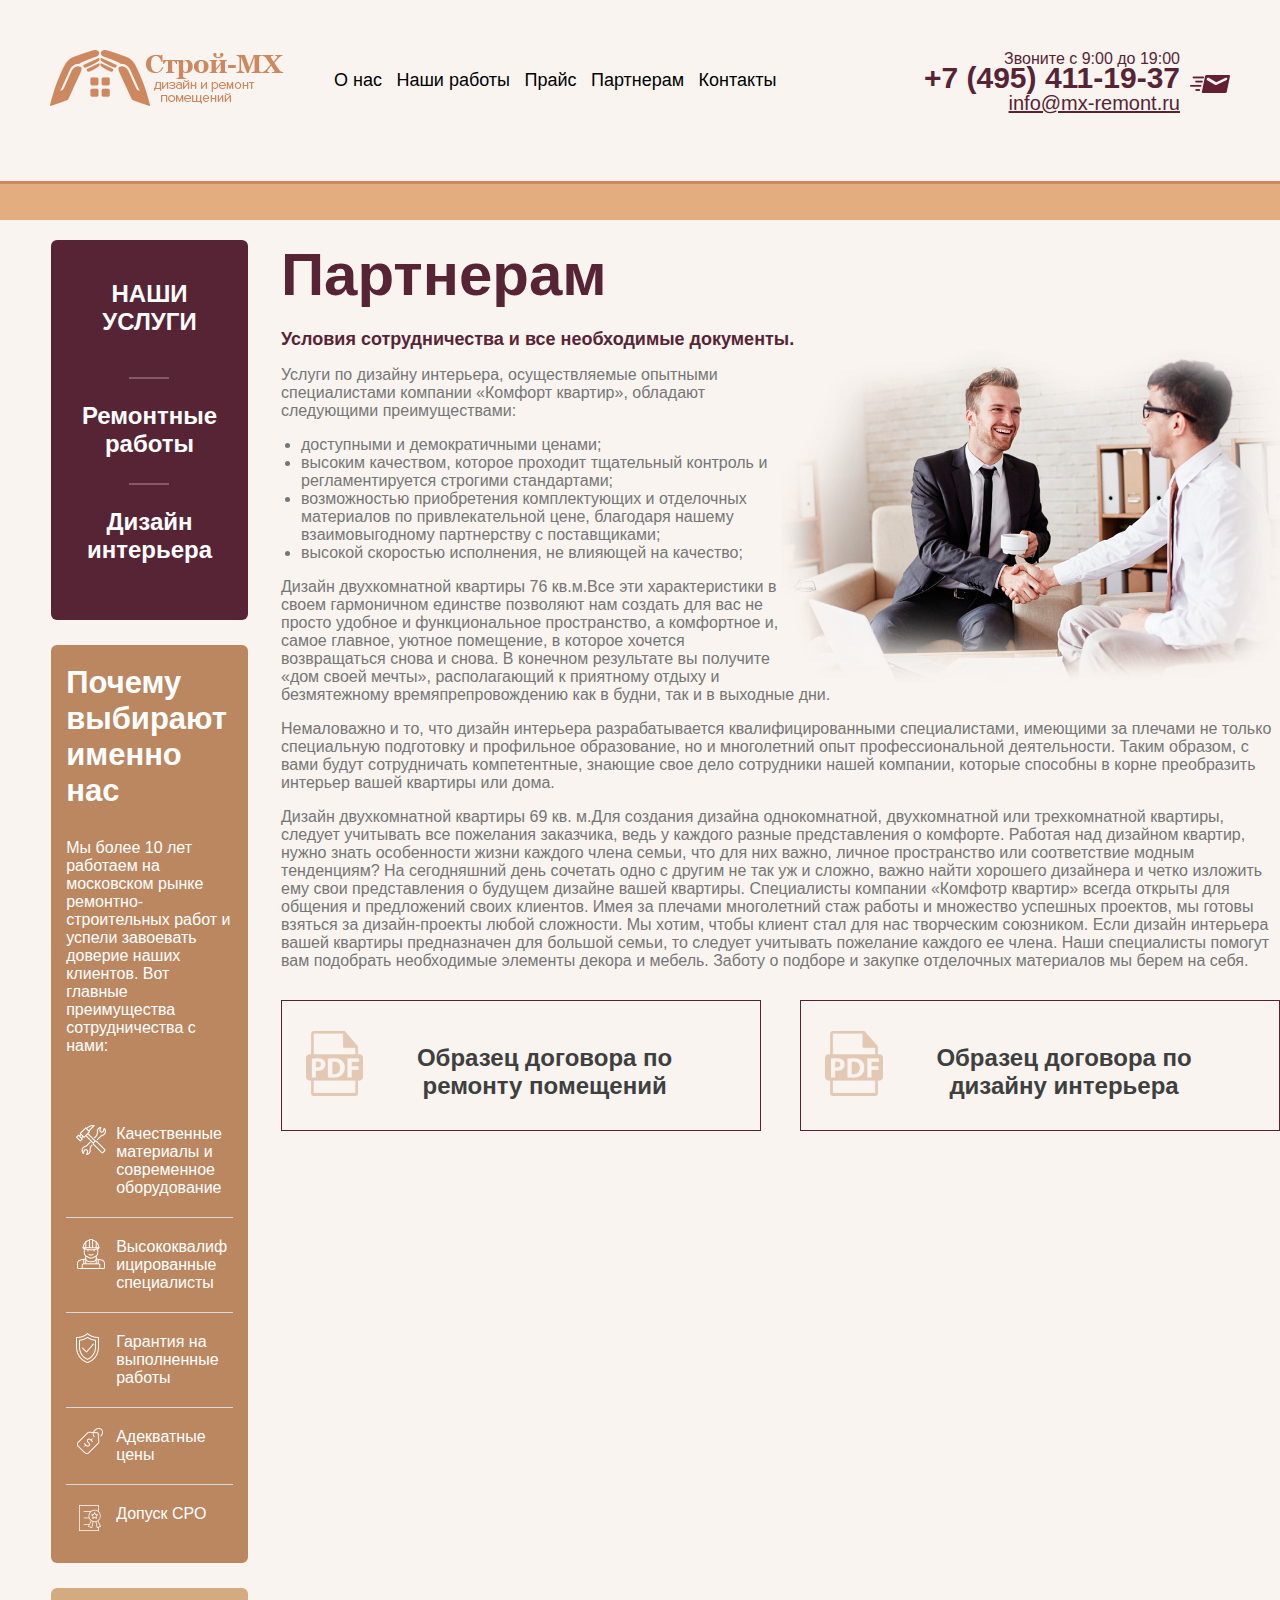
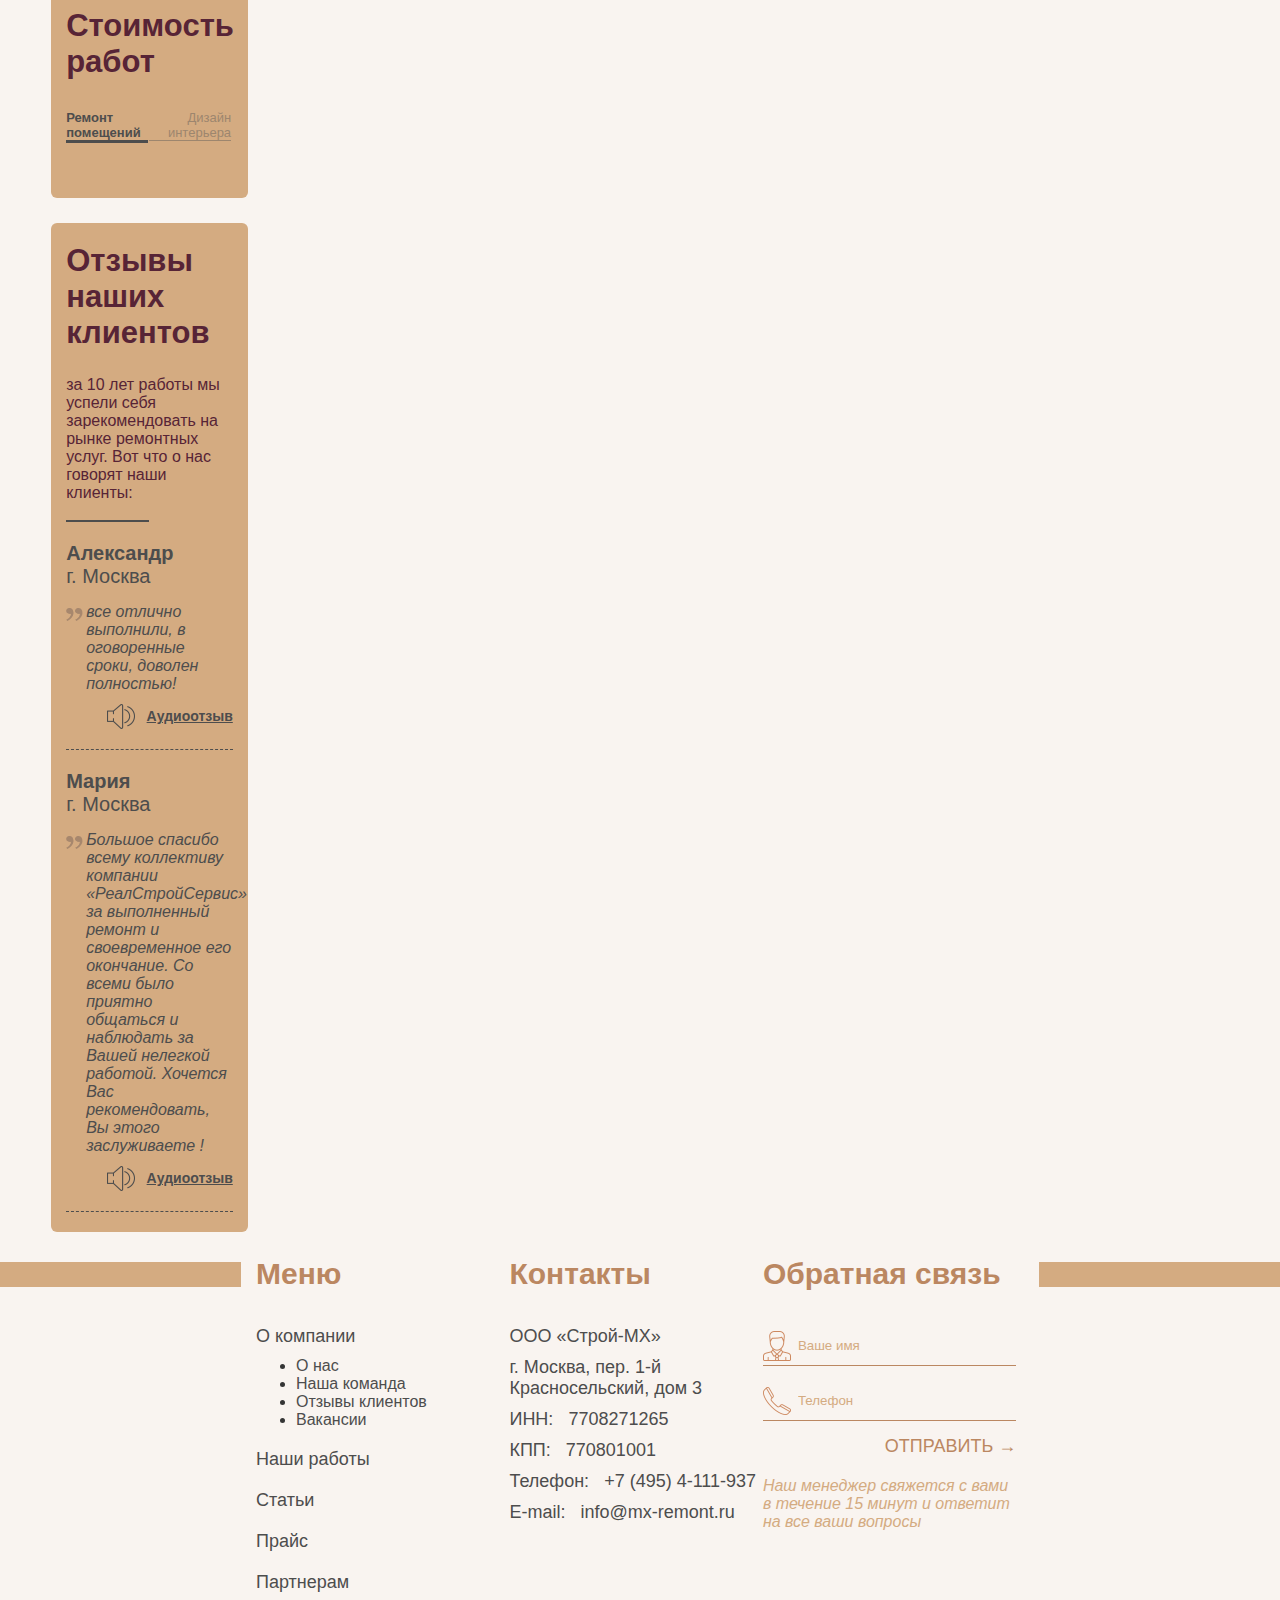
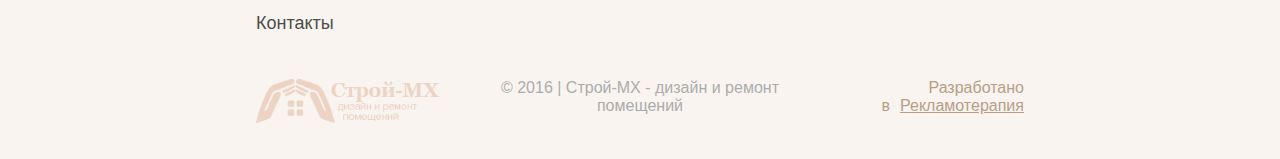
<file: partners.html>
<!DOCTYPE html>
<html lang="ru"></html>
<head>
  <meta charset="UTF-8"/>
  <meta name="viewport" content="width=device-width, initial-scale=1, maximum-scale=1, user-scalable=no"/>
  <link rel="stylesheet" href="https://necolas.github.io/normalize.css/3.0.2/normalize.css"/>
  <link rel="stylesheet" href="css/style.css"/>
  <title>Строй MX | Партнерам</title>
</head>
<body>
  <header>
    <div class="mobile-menu"></div>
    <div class="logo"><a href="#"><img src="images/logo.png" alt="Строй MX"/><img src="images/mobile-logo.png" alt="Строй MX"/></a></div>
    <div class="top-phone"><span>Звоните с 9:00 до 19:00</span><a href="#">+7 (495) 411-19-37</a><a href="#">info@mx-remont.ru</a></div>
    <nav>
      <ul>
        <li><a href="#">О нас</a></li>
        <li><a href="#">Наши работы</a></li>
        <li><a href="#">Прайс</a></li>
        <li><a href="#">Партнерам</a></li>
        <li><a href="#">Контакты</a></li>
      </ul>
    </nav>
  </header>
  <main>
    <article>
      <h1>Партнерам</h1><span>Условия сотрудничества и все необходимые документы.</span><img src="images/partners.png" alt="" class="partners-img"/>
      <p>Услуги по дизайну интерьера, осуществляемые опытными специалистами компании «Комфорт квартир», обладают следующими преимуществами:</p>
      <ul>
        <li>доступными и демократичными ценами;</li>
        <li>высоким качеством, которое проходит тщательный контроль и регламентируется строгими стандартами;</li>
        <li>возможностью приобретения комплектующих и отделочных материалов по привлекательной цене, благодаря нашему взаимовыгодному партнерству с поставщиками;</li>
        <li>высокой скоростью исполнения, не влияющей на качество;</li>
      </ul>
      <p>Дизайн двухкомнатной квартиры 76 кв.м.Все эти характеристики в своем гармоничном единстве позволяют нам создать для вас не просто удобное и функциональное пространство, а комфортное и, самое главное, уютное помещение, в которое хочется возвращаться снова и снова. В конечном результате вы получите «дом своей мечты», располагающий к приятному отдыху и безмятежному времяпрепровождению как в будни, так и в выходные дни.</p>
      <p>Немаловажно и то, что дизайн интерьера разрабатывается квалифицированными специалистами, имеющими за плечами не только специальную подготовку и профильное образование, но и многолетний опыт профессиональной деятельности. Таким образом, с вами будут сотрудничать компетентные, знающие свое дело сотрудники нашей компании, которые способны в корне преобразить интерьер вашей квартиры или дома.</p>
      <p>Дизайн двухкомнатной квартиры 69 кв. м.Для создания дизайна однокомнатной, двухкомнатной или трехкомнатной квартиры, следует учитывать все пожелания заказчика, ведь у каждого разные представления о комфорте. Работая над дизайном квартир, нужно знать особенности жизни каждого члена семьи, что для них важно, личное пространство или соответствие модным тенденциям? На сегодняшний день сочетать одно с другим не так уж и сложно, важно найти хорошего дизайнера и четко изложить ему свои представления о будущем дизайне вашей квартиры. Специалисты компании «Комфотр квартир» всегда открыты для общения и предложений своих клиентов. Имея за плечами многолетний стаж работы и множество успешных проектов, мы готовы взяться за дизайн-проекты любой сложности. Мы хотим, чтобы клиент стал для нас творческим союзником. Если дизайн интерьера вашей квартиры предназначен для большой семьи, то следует учитывать пожелание каждого ее члена. Наши специалисты помогут вам подобрать необходимые элементы декора и мебель. Заботу о подборе и закупке отделочных материалов мы берем на себя.</p>
      <div class="docs">
        <div class="doc"><img src="images/pdf.png" alt=""/><a href="#">Образец договора по ремонту помещений</a></div>
        <div class="doc"><img src="images/pdf.png" alt=""/><a href="#">Образец договора по дизайну интерьера</a></div>
      </div>
    </article>
    <aside>
      <div class="services">
        <h2>Наши услуги</h2>
        <ul>
          <li><a href="#">Ремонтные работы</a></li>
          <li><a href="#">Дизайн интерьера</a></li>
        </ul>
      </div>
      <div class="why">
        <h3>Почему выбирают именно нас</h3>
        <p>Мы более 10 лет работаем на московском рынке ремонтно-строительных работ и успели завоевать доверие наших клиентов. Вот главные преимущества сотрудничества с нами:</p>
        <ul>
          <li>Качественные материалы и современное оборудование</li>
          <li>Высококвалифицированные специалисты</li>
          <li>Гарантия на выполненные работы</li>
          <li>Адекватные цены</li>
          <li>Допуск СРО</li>
        </ul>
      </div>
      <div class="price">
        <h4>Стоимость работ</h4>
        <div class="tabs-panel"><a href="#" class="active">Ремонт помещений</a><a href="#">Дизайн интерьера</a></div>
        <div class="tabs-container">
          <div class="tab">
            <div class="price-item">
              <p>Косметический ремонт</p><span>от 3 500 р./м2</span>
            </div>
            <div class="price-item">
              <p>Капитальный ремонт</p><span>от 5 500 р./м2</span>
            </div>
            <div class="price-item">
              <p>Евро ремонт</p><span>от 7 000 р./м2</span>
            </div>
            <div class="btn">Подробнее</div>
          </div>
        </div>
      </div>
      <div class="response">
        <h5>Отзывы наших клиентов</h5>
        <div class="response-head">за 10 лет работы мы успели себя зарекомендовать на рынке ремонтных услуг. Вот что о нас говорят наши клиенты:</div>
        <div class="response-item">
          <div class="response-author">Александр</div>
          <div class="response-city">г. Москва</div>
          <div class="response-text">все отлично выполнили, в оговоренные сроки, доволен полностью!</div>
          <div class="response-audio"><a href="#">Аудиоотзыв</a></div>
        </div>
        <div class="response-item">
          <div class="response-author">Мария</div>
          <div class="response-city">г. Москва</div>
          <div class="response-text">Большое спасибо всему коллективу компании «РеалСтройСервис» за выполненный ремонт и своевременное его окончание. Со всеми было приятно общаться и наблюдать за Вашей нелегкой работой. Хочется Вас рекомендовать, Вы этого заслуживаете ! </div>
          <div class="response-audio"><a href="#">Аудиоотзыв</a></div>
        </div>
      </div>
    </aside>
  </main>
  <footer>
    <div class="footer-wrap">
      <div class="footer-info">
        <div class="footer-menu">
          <div class="title">Меню</div>
          <ul>
            <li><a href="#">О компании</a>
              <ul class="inner-list">
                <li><a href="#">О нас</a></li>
                <li><a href="#">Наша команда</a></li>
                <li><a href="#">Отзывы клиентов</a></li>
                <li><a href="#">Вакансии</a></li>
              </ul>
            </li>
            <li><a href="#">Наши работы</a></li>
            <li><a href="#">Статьи</a></li>
            <li><a href="#">Прайс</a></li>
            <li><a href="#">Партнерам</a></li>
            <li><a href="#">Контакты</a></li>
          </ul>
        </div>
        <div class="footer-contacts">
          <div class="title">Контакты</div>
          <div>ООО «Строй-МХ»</div>
          <div>г. Москва, пер. 1-й Красносельский, дом 3</div>
          <div>ИНН:    <b>7708271265</b></div>
          <div>КПП:    <b>770801001</b></div>
          <div>Телефон:  <b>+7 (495) 4-111-937</b></div>
          <div>E-mail:    <b>info@mx-remont.ru</b></div>
        </div>
        <div class="footer-callback">
          <div class="title">Обратная связь</div>
          <div class="footer-form">
            <input type="text" placeholder="Ваше имя" class="field form-name"/>
            <input type="text" placeholder="Телефон" class="field form-phone"/>
            <div class="send-btn">Отправить &rarr;</div>
          </div><i>Наш менеджер свяжется с вами в течение 15 минут и ответит на все ваши вопросы</i>
        </div>
      </div>
      <div class="footer-bottom">
        <div class="footer-logo"><img src="images/logo.png" alt="Строй MX"/></div>
        <div class="footer-copyr">© 2016 | Строй-МХ - дизайн и ремонт помещений</div>
        <div class="footer-created">	Разработано в<a href="#">Рекламотерапия</a></div>
      </div>
      <script src="js/jquery-3.0.0.min.js"></script>
      <script src="js/main.js"></script>
    </div>
  </footer>
</body>
</file>
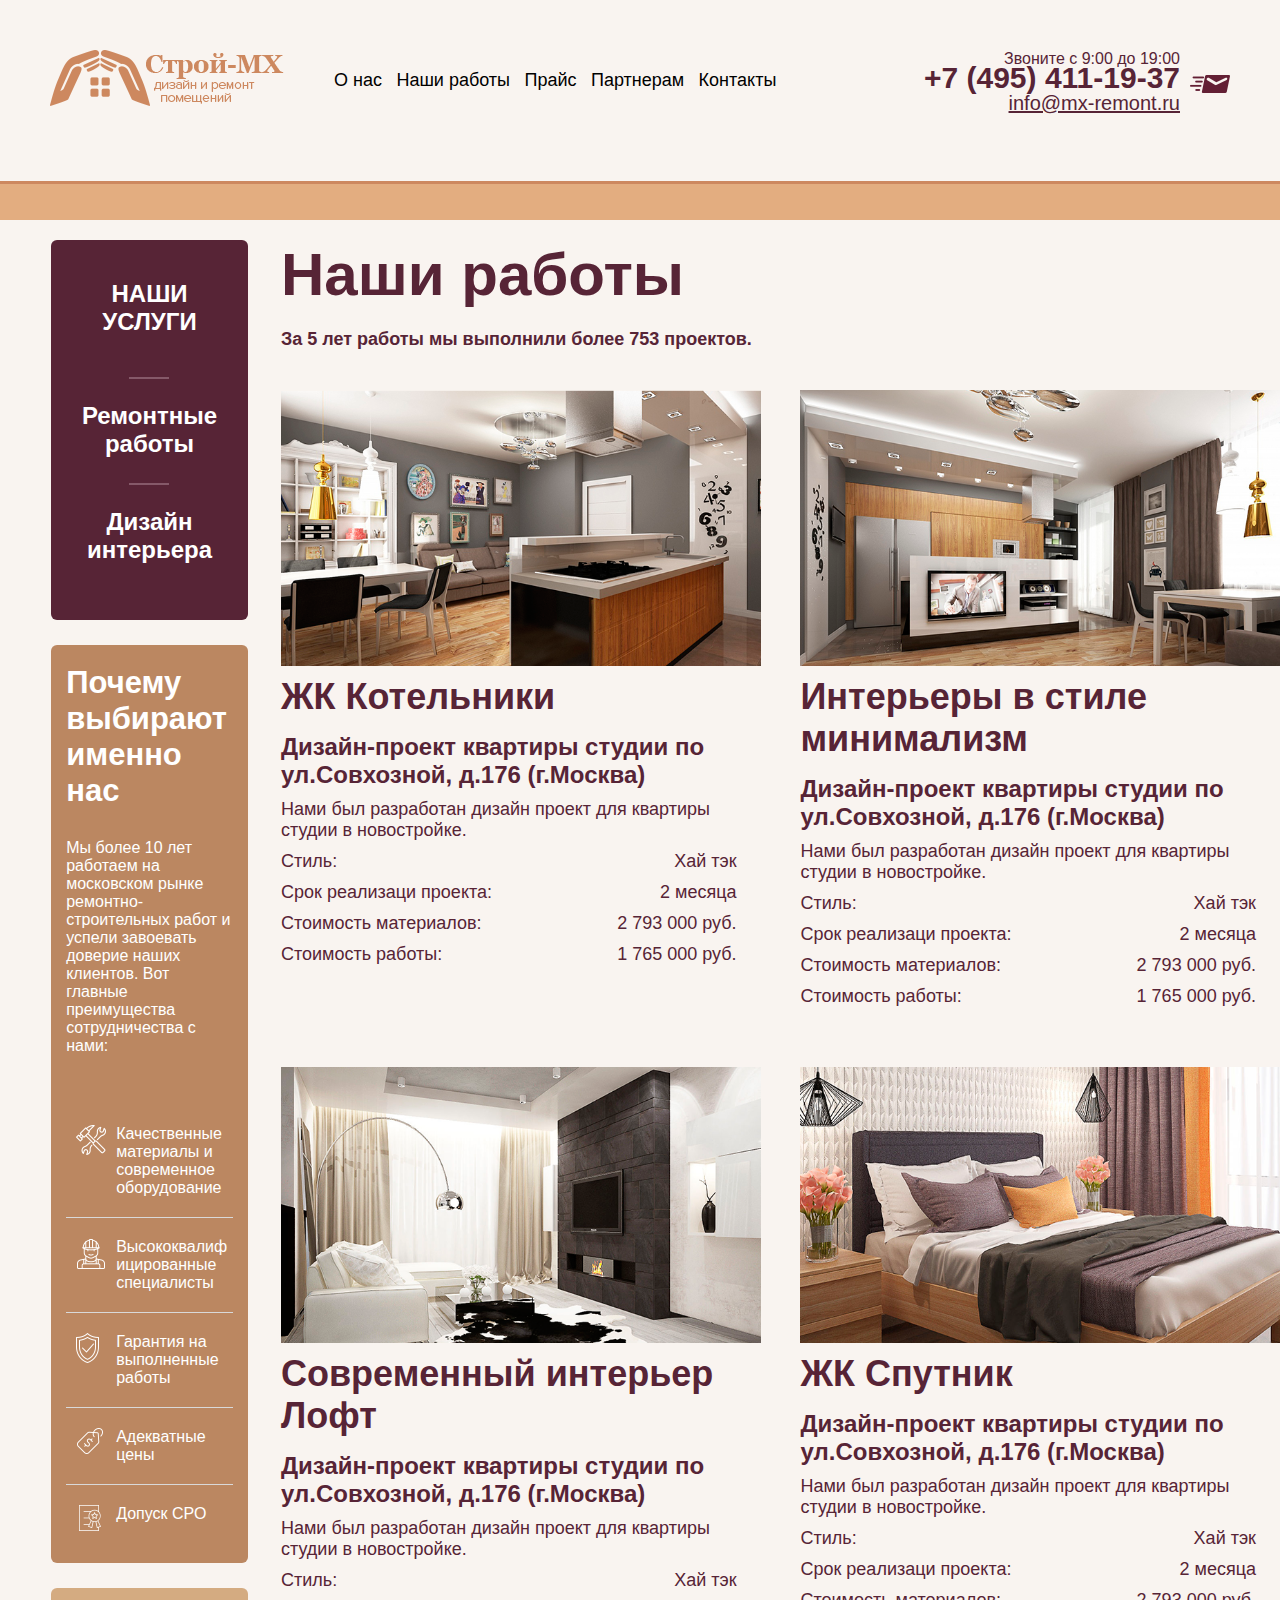
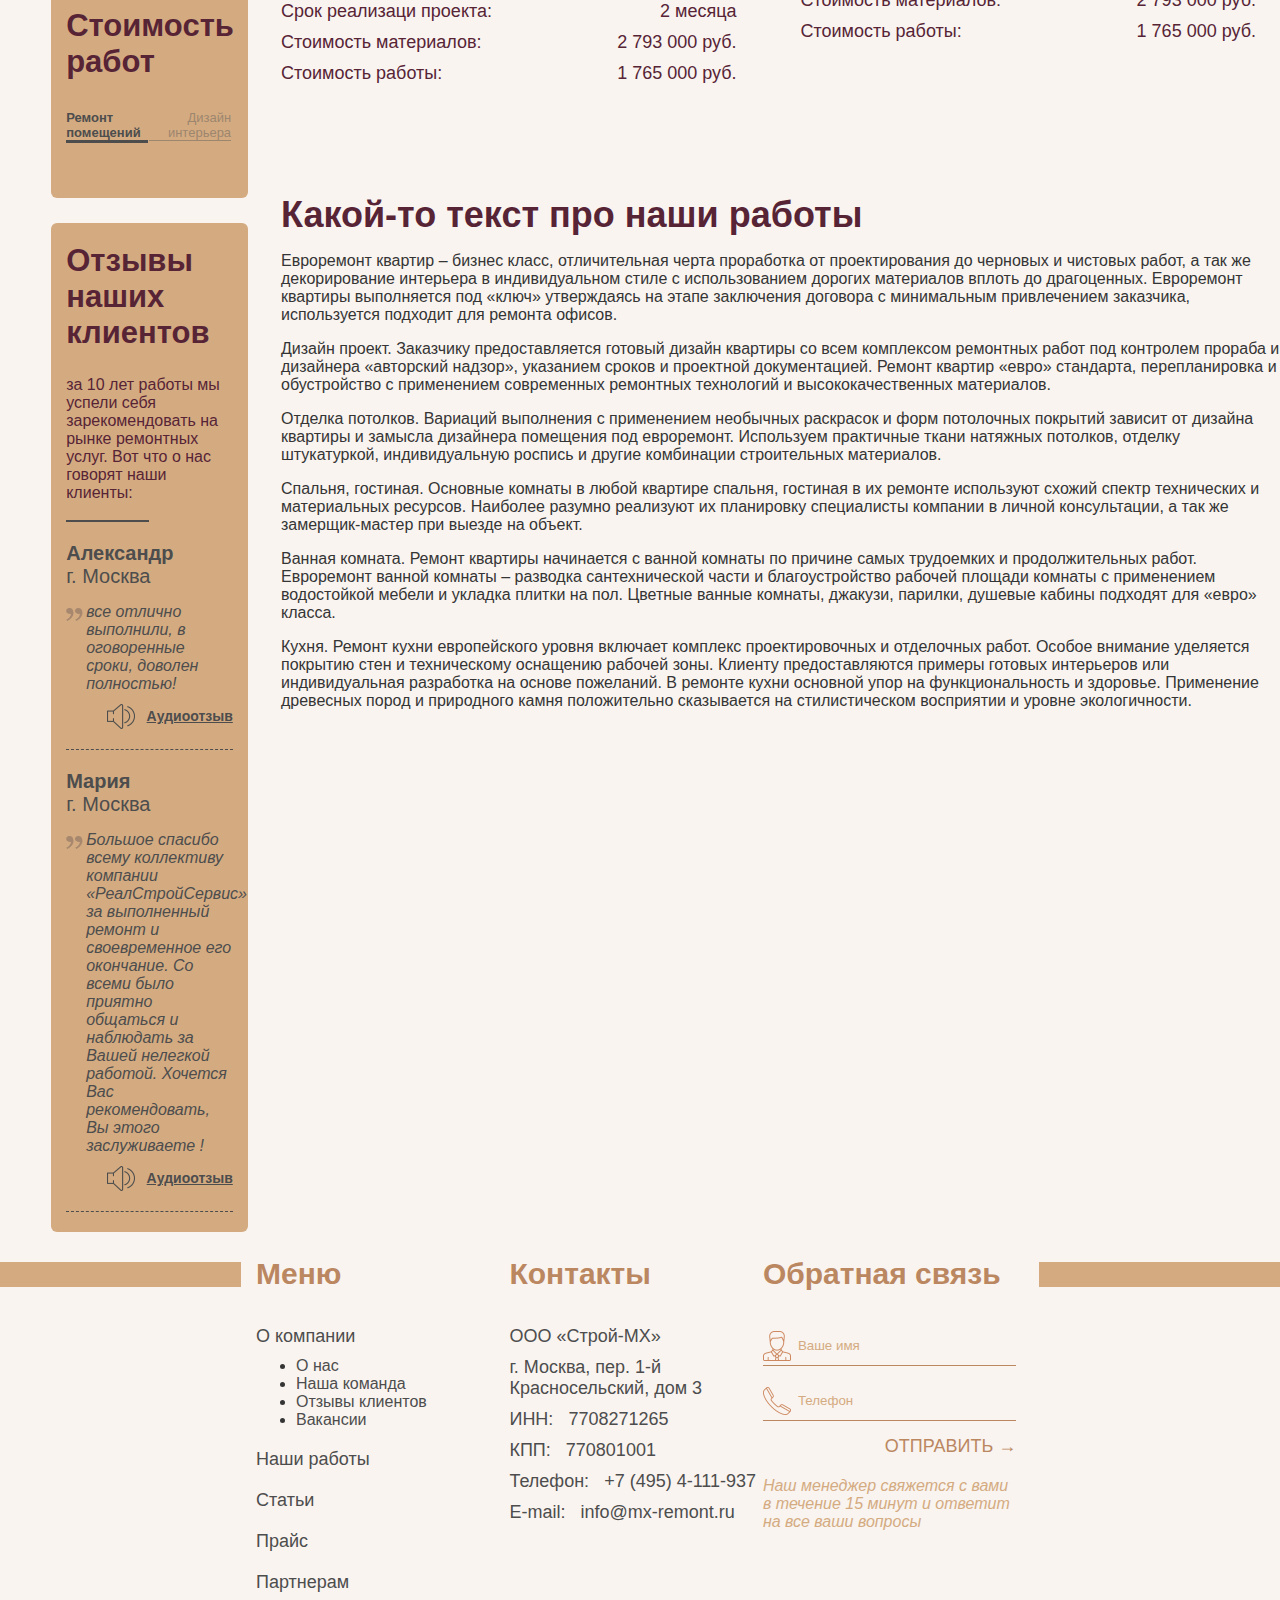
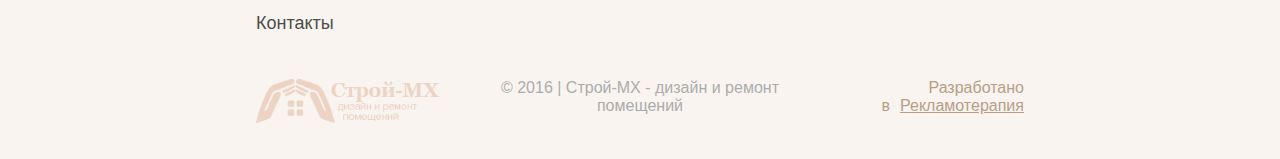
<file: portfolio.html>
<!DOCTYPE html>
<html lang="ru"></html>
<head>
  <meta charset="UTF-8"/>
  <meta name="viewport" content="width=device-width, initial-scale=1, maximum-scale=1, user-scalable=no"/>
  <link rel="stylesheet" href="https://necolas.github.io/normalize.css/3.0.2/normalize.css"/>
  <link rel="stylesheet" href="css/style.css"/>
  <title>Строй MX | Портфолио</title>
</head>
<body>
  <header>
    <div class="mobile-menu"></div>
    <div class="logo"><a href="#"><img src="images/logo.png" alt="Строй MX"/><img src="images/mobile-logo.png" alt="Строй MX"/></a></div>
    <div class="top-phone"><span>Звоните с 9:00 до 19:00</span><a href="#">+7 (495) 411-19-37</a><a href="#">info@mx-remont.ru</a></div>
    <nav>
      <ul>
        <li><a href="#">О нас</a></li>
        <li><a href="#">Наши работы</a></li>
        <li><a href="#">Прайс</a></li>
        <li><a href="#">Партнерам</a></li>
        <li><a href="#">Контакты</a></li>
      </ul>
    </nav>
  </header>
  <main>
    <article>
      <h1>Наши работы</h1><span>За 5 лет работы мы выполнили более 753 проектов.</span>
      <div class="portfolio-wrap">
        <div class="portfolio-item"><img src="images/portfolio-item1.png" alt="ЖК Котельники"/>
          <div class="item-name">ЖК Котельники</div>
          <div class="item-description">Дизайн-проект квартиры студии по ул.Совхозной, д.176 (г.Москва)</div>
          <div class="item-details">Нами был разработан дизайн проект для квартиры студии в новостройке.
            <div class="details-item">
              <div>Стиль:</div>
              <div>Хай тэк</div>
            </div>
            <div class="details-item">
              <div>Срок реализаци проекта:</div>
              <div>2 месяца</div>
            </div>
            <div class="details-item">
              <div>Стоимость материалов:</div>
              <div>2 793 000 руб.</div>
            </div>
            <div class="details-item">
              <div>Стоимость работы: </div>
              <div>1 765 000 руб.</div>
            </div>
          </div>
        </div>
        <div class="portfolio-item"><img src="images/portfolio-item2.png" alt="Интерьеры в стиле минимализм"/>
          <div class="item-name">Интерьеры в стиле минимализм</div>
          <div class="item-description">Дизайн-проект квартиры студии по ул.Совхозной, д.176 (г.Москва)</div>
          <div class="item-details">Нами был разработан дизайн проект для квартиры студии в новостройке.
            <div class="details-item">
              <div>Стиль:</div>
              <div>Хай тэк</div>
            </div>
            <div class="details-item">
              <div>Срок реализаци проекта:</div>
              <div>2 месяца</div>
            </div>
            <div class="details-item">
              <div>Стоимость материалов:</div>
              <div>2 793 000 руб.</div>
            </div>
            <div class="details-item">
              <div>Стоимость работы: </div>
              <div>1 765 000 руб.</div>
            </div>
          </div>
        </div>
        <div class="portfolio-item"><img src="images/portfolio-item3.png" alt="Современный интерьер Лофт"/>
          <div class="item-name">Современный интерьер Лофт</div>
          <div class="item-description">Дизайн-проект квартиры студии по ул.Совхозной, д.176 (г.Москва)</div>
          <div class="item-details">Нами был разработан дизайн проект для квартиры студии в новостройке.
            <div class="details-item">
              <div>Стиль:</div>
              <div>Хай тэк</div>
            </div>
            <div class="details-item">
              <div>Срок реализаци проекта:</div>
              <div>2 месяца</div>
            </div>
            <div class="details-item">
              <div>Стоимость материалов:</div>
              <div>2 793 000 руб.</div>
            </div>
            <div class="details-item">
              <div>Стоимость работы: </div>
              <div>1 765 000 руб.</div>
            </div>
          </div>
        </div>
        <div class="portfolio-item"><img src="images/portfolio-item4.png" alt="ЖК Спутник"/>
          <div class="item-name">ЖК Спутник</div>
          <div class="item-description">Дизайн-проект квартиры студии по ул.Совхозной, д.176 (г.Москва)</div>
          <div class="item-details">Нами был разработан дизайн проект для квартиры студии в новостройке.
            <div class="details-item">
              <div>Стиль:</div>
              <div>Хай тэк</div>
            </div>
            <div class="details-item">
              <div>Срок реализаци проекта:</div>
              <div>2 месяца</div>
            </div>
            <div class="details-item">
              <div>Стоимость материалов:</div>
              <div>2 793 000 руб.</div>
            </div>
            <div class="details-item">
              <div>Стоимость работы: </div>
              <div>1 765 000 руб.</div>
            </div>
          </div>
        </div>
      </div>
      <div class="txt-container"><span>Какой-то текст про наши работы</span>
        <p>Евроремонт квартир – бизнес класс, отличительная черта проработка от проектирования до черновых и чистовых работ, а так же декорирование интерьера в индивидуальном стиле с использованием дорогих материалов вплоть до драгоценных. Евроремонт квартиры выполняется под «ключ» утверждаясь на этапе заключения договора с минимальным привлечением заказчика, используется подходит для ремонта офисов.</p>
        <p>Дизайн проект. Заказчику предоставляется готовый дизайн квартиры со всем комплексом ремонтных работ под контролем прораба и дизайнера «авторский надзор», указанием сроков и проектной документацией. Ремонт квартир «евро» стандарта, перепланировка и обустройство с применением современных ремонтных технологий и высококачественных материалов.</p>
        <p>
          Отделка потолков. Вариаций выполнения с применением необычных раскрасок и форм потолочных покрытий зависит от дизайна квартиры и замысла дизайнера помещения под евроремонт. Используем практичные ткани натяжных потолков, отделку штукатуркой, индивидуальную роспись и другие комбинации строительных материалов.
          
        </p>
        <p>Спальня, гостиная. Основные комнаты в любой квартире спальня, гостиная в их ремонте используют схожий спектр технических и материальных ресурсов. Наиболее разумно реализуют их планировку специалисты компании в личной консультации, а так же замерщик-мастер при выезде на объект.</p>
        <p>Ванная комната. Ремонт квартиры начинается с ванной комнаты по причине самых трудоемких и продолжительных работ. Евроремонт ванной комнаты – разводка сантехнической части и благоустройство рабочей площади комнаты с применением водостойкой мебели и укладка плитки на пол. Цветные ванные комнаты, джакузи, парилки, душевые кабины подходят для «евро» класса.</p>
        <p>Кухня. Ремонт кухни европейского уровня включает комплекс проектировочных и отделочных работ. Особое внимание уделяется покрытию стен и техническому оснащению рабочей зоны. Клиенту предоставляются примеры готовых интерьеров или индивидуальная разработка на основе пожеланий. В ремонте кухни основной упор на функциональность и здоровье. Применение древесных пород и природного камня положительно сказывается на стилистическом восприятии и уровне экологичности.</p>
      </div>
    </article>
    <aside>
      <div class="services">
        <h2>Наши услуги</h2>
        <ul>
          <li><a href="#">Ремонтные работы</a></li>
          <li><a href="#">Дизайн интерьера</a></li>
        </ul>
      </div>
      <div class="why">
        <h3>Почему выбирают именно нас</h3>
        <p>Мы более 10 лет работаем на московском рынке ремонтно-строительных работ и успели завоевать доверие наших клиентов. Вот главные преимущества сотрудничества с нами:</p>
        <ul>
          <li>Качественные материалы и современное оборудование</li>
          <li>Высококвалифицированные специалисты</li>
          <li>Гарантия на выполненные работы</li>
          <li>Адекватные цены</li>
          <li>Допуск СРО</li>
        </ul>
      </div>
      <div class="price">
        <h4>Стоимость работ</h4>
        <div class="tabs-panel"><a href="#" class="active">Ремонт помещений</a><a href="#">Дизайн интерьера</a></div>
        <div class="tabs-container">
          <div class="tab">
            <div class="price-item">
              <p>Косметический ремонт</p><span>от 3 500 р./м2</span>
            </div>
            <div class="price-item">
              <p>Капитальный ремонт</p><span>от 5 500 р./м2</span>
            </div>
            <div class="price-item">
              <p>Евро ремонт</p><span>от 7 000 р./м2</span>
            </div>
            <div class="btn">Подробнее</div>
          </div>
        </div>
      </div>
      <div class="response">
        <h5>Отзывы наших клиентов</h5>
        <div class="response-head">за 10 лет работы мы успели себя зарекомендовать на рынке ремонтных услуг. Вот что о нас говорят наши клиенты:</div>
        <div class="response-item">
          <div class="response-author">Александр</div>
          <div class="response-city">г. Москва</div>
          <div class="response-text">все отлично выполнили, в оговоренные сроки, доволен полностью!</div>
          <div class="response-audio"><a href="#">Аудиоотзыв</a></div>
        </div>
        <div class="response-item">
          <div class="response-author">Мария</div>
          <div class="response-city">г. Москва</div>
          <div class="response-text">Большое спасибо всему коллективу компании «РеалСтройСервис» за выполненный ремонт и своевременное его окончание. Со всеми было приятно общаться и наблюдать за Вашей нелегкой работой. Хочется Вас рекомендовать, Вы этого заслуживаете ! </div>
          <div class="response-audio"><a href="#">Аудиоотзыв</a></div>
        </div>
      </div>
    </aside>
  </main>
  <footer>
    <div class="footer-wrap">
      <div class="footer-info">
        <div class="footer-menu">
          <div class="title">Меню</div>
          <ul>
            <li><a href="#">О компании</a>
              <ul class="inner-list">
                <li><a href="#">О нас</a></li>
                <li><a href="#">Наша команда</a></li>
                <li><a href="#">Отзывы клиентов</a></li>
                <li><a href="#">Вакансии</a></li>
              </ul>
            </li>
            <li><a href="#">Наши работы</a></li>
            <li><a href="#">Статьи</a></li>
            <li><a href="#">Прайс</a></li>
            <li><a href="#">Партнерам</a></li>
            <li><a href="#">Контакты</a></li>
          </ul>
        </div>
        <div class="footer-contacts">
          <div class="title">Контакты</div>
          <div>ООО «Строй-МХ»</div>
          <div>г. Москва, пер. 1-й Красносельский, дом 3</div>
          <div>ИНН:    <b>7708271265</b></div>
          <div>КПП:    <b>770801001</b></div>
          <div>Телефон:  <b>+7 (495) 4-111-937</b></div>
          <div>E-mail:    <b>info@mx-remont.ru</b></div>
        </div>
        <div class="footer-callback">
          <div class="title">Обратная связь</div>
          <div class="footer-form">
            <input type="text" placeholder="Ваше имя" class="field form-name"/>
            <input type="text" placeholder="Телефон" class="field form-phone"/>
            <div class="send-btn">Отправить &rarr;</div>
          </div><i>Наш менеджер свяжется с вами в течение 15 минут и ответит на все ваши вопросы</i>
        </div>
      </div>
      <div class="footer-bottom">
        <div class="footer-logo"><img src="images/logo.png" alt="Строй MX"/></div>
        <div class="footer-copyr">© 2016 | Строй-МХ - дизайн и ремонт помещений</div>
        <div class="footer-created">	Разработано в<a href="#">Рекламотерапия</a></div>
      </div>
      <script src="js/jquery-3.0.0.min.js"></script>
      <script src="js/main.js"></script>
    </div>
  </footer>
</body>
</file>
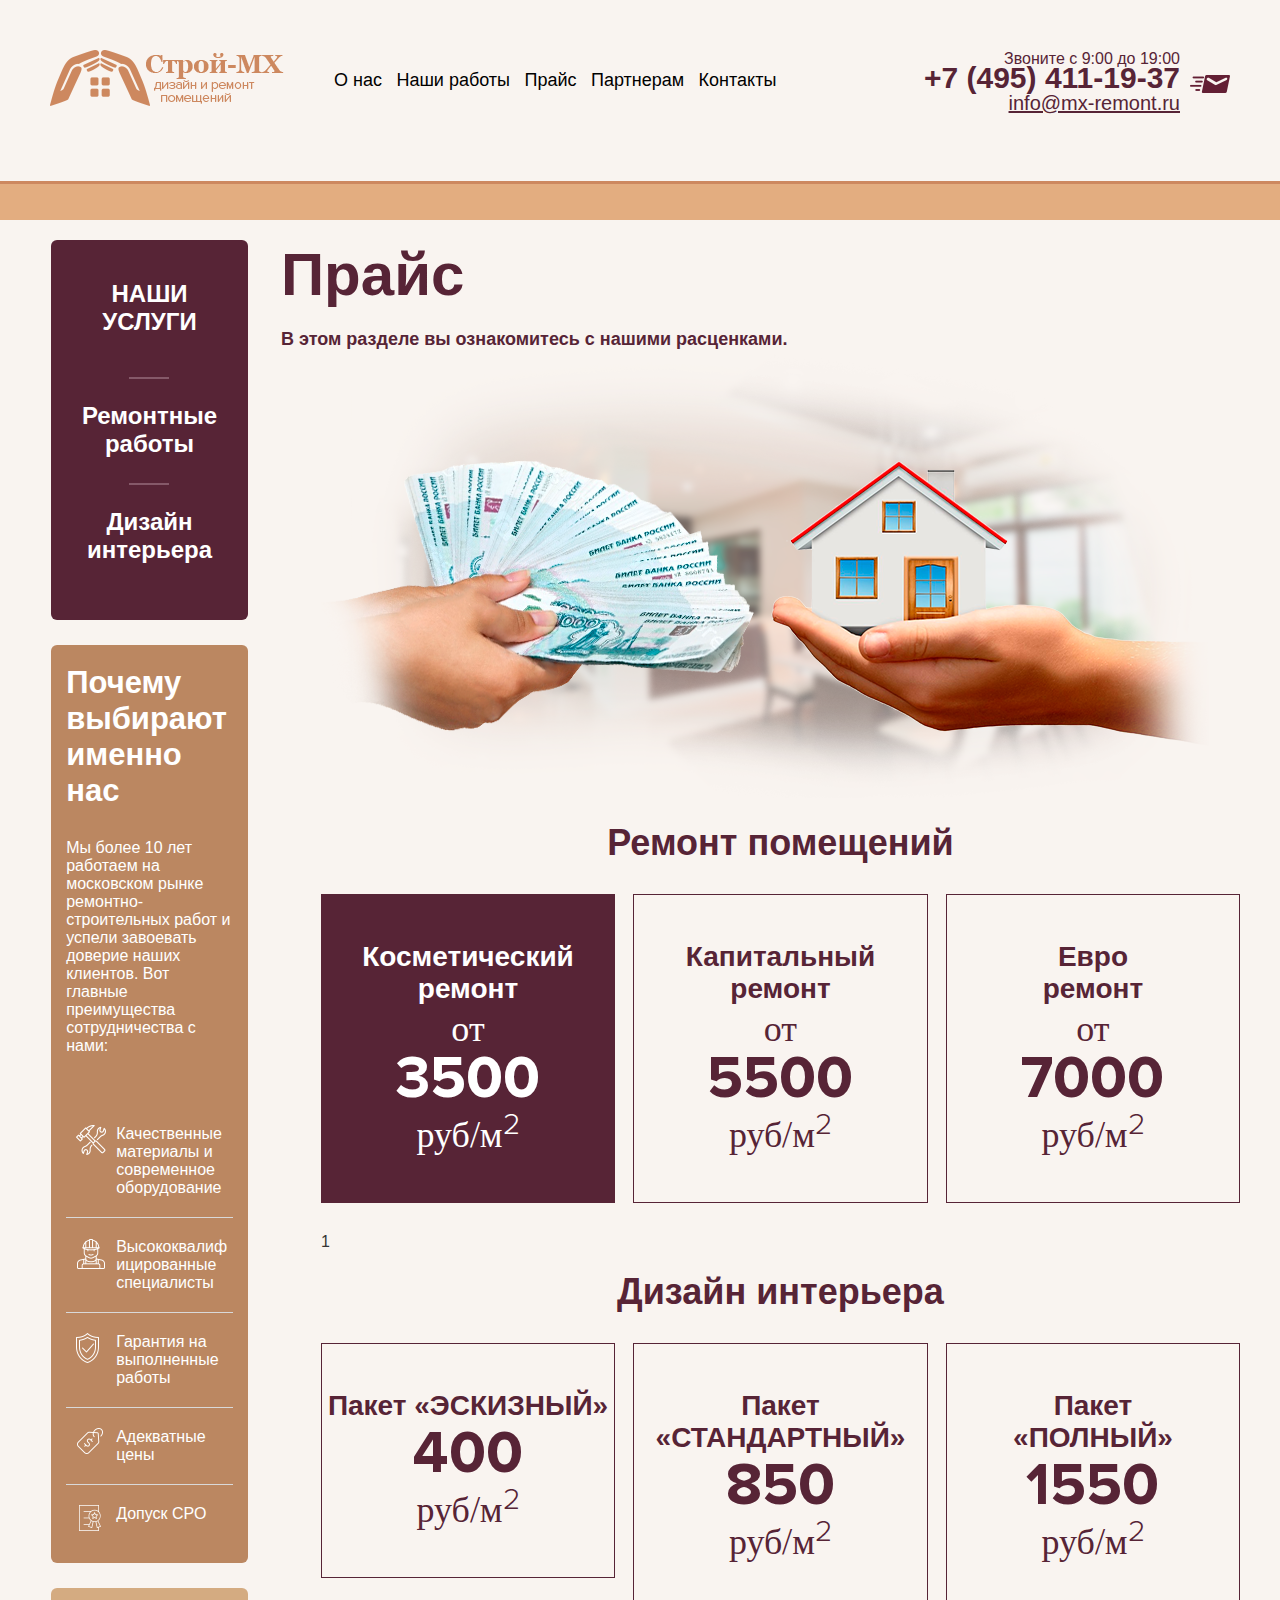
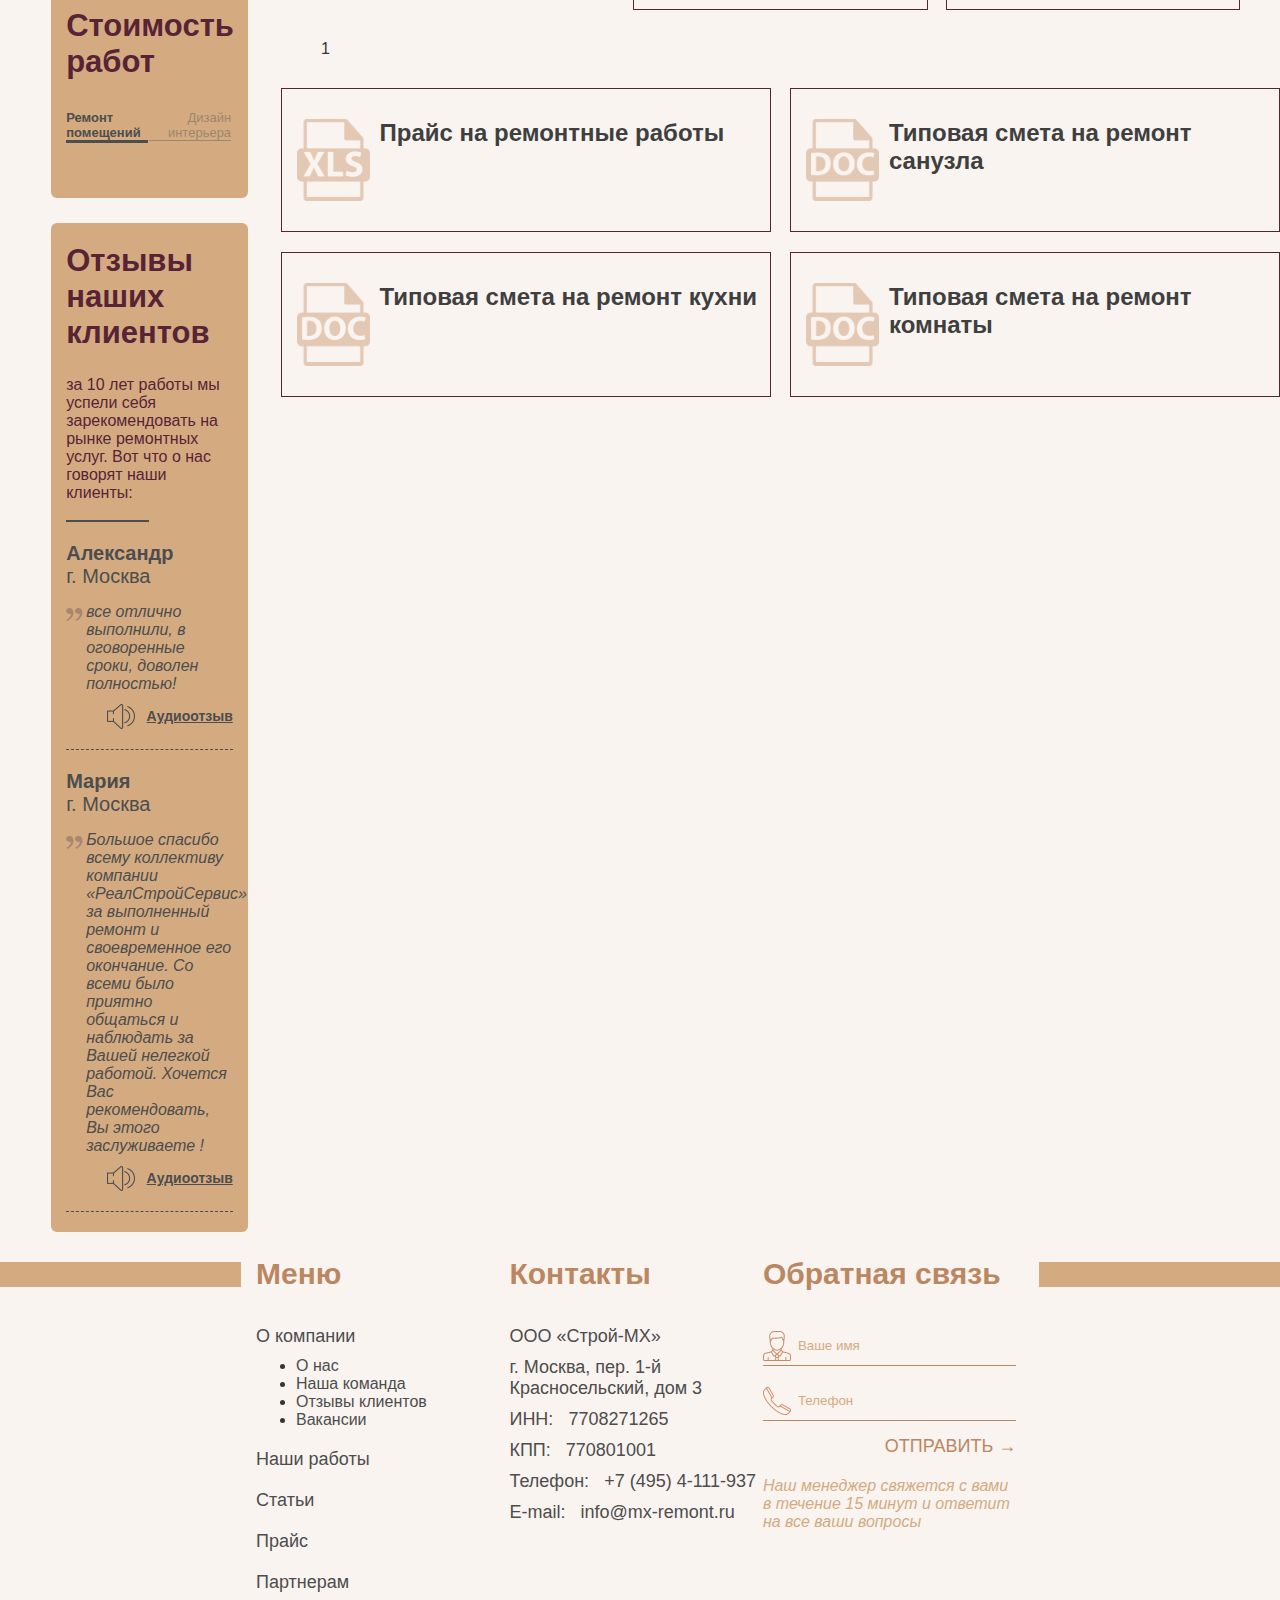
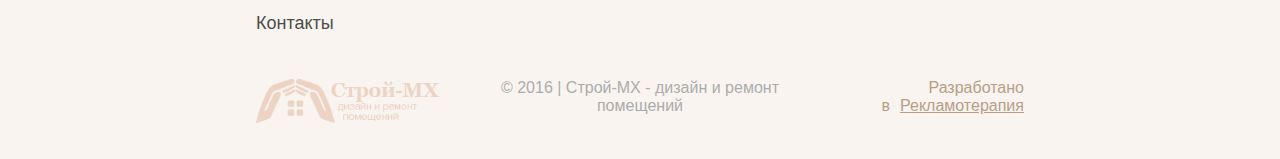
<file: price.html>
<!DOCTYPE html>
<html lang="ru"></html>
<head>
  <meta charset="UTF-8"/>
  <meta name="viewport" content="width=device-width, initial-scale=1, maximum-scale=1, user-scalable=no"/>
  <link rel="stylesheet" href="https://necolas.github.io/normalize.css/3.0.2/normalize.css"/>
  <link rel="stylesheet" href="css/style.css"/>
  <title>Строй MX | Прайс</title>
</head>
<body>
  <header>
    <div class="mobile-menu"></div>
    <div class="logo"><a href="#"><img src="images/logo.png" alt="Строй MX"/><img src="images/mobile-logo.png" alt="Строй MX"/></a></div>
    <div class="top-phone"><span>Звоните с 9:00 до 19:00</span><a href="#">+7 (495) 411-19-37</a><a href="#">info@mx-remont.ru</a></div>
    <nav>
      <ul>
        <li><a href="#">О нас</a></li>
        <li><a href="#">Наши работы</a></li>
        <li><a href="#">Прайс</a></li>
        <li><a href="#">Партнерам</a></li>
        <li><a href="#">Контакты</a></li>
      </ul>
    </nav>
  </header>
  <main>
    <article>
      <h1>Прайс</h1><span>В этом разделе вы ознакомитесь с нашими расценками.</span>
      <div class="price-wrap"><img src="images/price-img.png" alt=""/>
        <div id="service-type1" class="service-type">
          <div class="service-title">Ремонт помещений</div>
          <div class="price-items">
            <div class="price-item active remont-price1">
              <div class="item-name">Косметический ремонт</div>
              <div class="item-price">
                <div>от</div>
                <div>3500</div>
                <div>руб/м<sup>2</sup></div>
              </div>
            </div>
            <div class="price-item remont-price2">
              <div class="item-name">Капитальный ремонт</div>
              <div class="item-price">
                <div>от</div>
                <div>5500</div>
                <div>руб/м<sup>2</sup></div>
              </div>
            </div>
            <div class="price-item remont-price3">
              <div class="item-name">Евро <br>ремонт</div>
              <div class="item-price">
                <div>от</div>
                <div>7000</div>
                <div>руб/м<sup>2</sup></div>
              </div>
            </div>
          </div>
          <div id="remont-price1" class="active">1						</div>
          <div id="remont-price2">2						</div>
          <div id="remont-price3">3						</div>
        </div>
        <div id="service-type2" class="service-type">
          <div class="service-title">Дизайн интерьера</div>
          <div class="price-items">
            <div class="price-item design-price1">
              <div class="item-name">Пакет «ЭСКИЗНЫЙ»</div>
              <div class="item-price">
                <div>400</div>
                <div>руб/м<sup>2</sup></div>
              </div>
            </div>
            <div class="price-item design-price2">
              <div class="item-name">Пакет «СТАНДАРТНЫЙ»</div>
              <div class="item-price">
                <div>850</div>
                <div>руб/м<sup>2</sup></div>
              </div>
            </div>
            <div class="price-item design-price3">
              <div class="item-name">Пакет<br>«ПОЛНЫЙ»</div>
              <div class="item-price">
                <div>1550</div>
                <div>руб/м<sup>2</sup></div>
              </div>
            </div>
          </div>
          <div id="design-price1" class="active">1</div>
          <div id="design-price2">2</div>
          <div id="design-price3">3</div>
        </div>
      </div>
      <div class="price-docs">
        <div class="price-doc"><img src="images/xls.png" alt=""/><a href="#">Прайс на ремонтные работы</a></div>
        <div class="price-doc"><img src="images/doc.png" alt=""/><a href="#">Типовая смета на ремонт санузла</a></div>
        <div class="price-doc"><img src="images/doc.png" alt=""/><a href="#">Типовая смета на ремонт кухни</a></div>
        <div class="price-doc"><img src="images/doc.png" alt=""/><a href="#">Типовая смета на ремонт комнаты</a></div>
      </div>
    </article>
    <aside>
      <div class="services">
        <h2>Наши услуги</h2>
        <ul>
          <li><a href="#">Ремонтные работы</a></li>
          <li><a href="#">Дизайн интерьера</a></li>
        </ul>
      </div>
      <div class="why">
        <h3>Почему выбирают именно нас</h3>
        <p>Мы более 10 лет работаем на московском рынке ремонтно-строительных работ и успели завоевать доверие наших клиентов. Вот главные преимущества сотрудничества с нами:</p>
        <ul>
          <li>Качественные материалы и современное оборудование</li>
          <li>Высококвалифицированные специалисты</li>
          <li>Гарантия на выполненные работы</li>
          <li>Адекватные цены</li>
          <li>Допуск СРО</li>
        </ul>
      </div>
      <div class="price">
        <h4>Стоимость работ</h4>
        <div class="tabs-panel"><a href="#" class="active">Ремонт помещений</a><a href="#">Дизайн интерьера</a></div>
        <div class="tabs-container">
          <div class="tab">
            <div class="price-item">
              <p>Косметический ремонт</p><span>от 3 500 р./м2</span>
            </div>
            <div class="price-item">
              <p>Капитальный ремонт</p><span>от 5 500 р./м2</span>
            </div>
            <div class="price-item">
              <p>Евро ремонт</p><span>от 7 000 р./м2</span>
            </div>
            <div class="btn">Подробнее</div>
          </div>
        </div>
      </div>
      <div class="response">
        <h5>Отзывы наших клиентов</h5>
        <div class="response-head">за 10 лет работы мы успели себя зарекомендовать на рынке ремонтных услуг. Вот что о нас говорят наши клиенты:</div>
        <div class="response-item">
          <div class="response-author">Александр</div>
          <div class="response-city">г. Москва</div>
          <div class="response-text">все отлично выполнили, в оговоренные сроки, доволен полностью!</div>
          <div class="response-audio"><a href="#">Аудиоотзыв</a></div>
        </div>
        <div class="response-item">
          <div class="response-author">Мария</div>
          <div class="response-city">г. Москва</div>
          <div class="response-text">Большое спасибо всему коллективу компании «РеалСтройСервис» за выполненный ремонт и своевременное его окончание. Со всеми было приятно общаться и наблюдать за Вашей нелегкой работой. Хочется Вас рекомендовать, Вы этого заслуживаете ! </div>
          <div class="response-audio"><a href="#">Аудиоотзыв</a></div>
        </div>
      </div>
    </aside>
  </main>
  <footer>
    <div class="footer-wrap">
      <div class="footer-info">
        <div class="footer-menu">
          <div class="title">Меню</div>
          <ul>
            <li><a href="#">О компании</a>
              <ul class="inner-list">
                <li><a href="#">О нас</a></li>
                <li><a href="#">Наша команда</a></li>
                <li><a href="#">Отзывы клиентов</a></li>
                <li><a href="#">Вакансии</a></li>
              </ul>
            </li>
            <li><a href="#">Наши работы</a></li>
            <li><a href="#">Статьи</a></li>
            <li><a href="#">Прайс</a></li>
            <li><a href="#">Партнерам</a></li>
            <li><a href="#">Контакты</a></li>
          </ul>
        </div>
        <div class="footer-contacts">
          <div class="title">Контакты</div>
          <div>ООО «Строй-МХ»</div>
          <div>г. Москва, пер. 1-й Красносельский, дом 3</div>
          <div>ИНН:    <b>7708271265</b></div>
          <div>КПП:    <b>770801001</b></div>
          <div>Телефон:  <b>+7 (495) 4-111-937</b></div>
          <div>E-mail:    <b>info@mx-remont.ru</b></div>
        </div>
        <div class="footer-callback">
          <div class="title">Обратная связь</div>
          <div class="footer-form">
            <input type="text" placeholder="Ваше имя" class="field form-name"/>
            <input type="text" placeholder="Телефон" class="field form-phone"/>
            <div class="send-btn">Отправить &rarr;</div>
          </div><i>Наш менеджер свяжется с вами в течение 15 минут и ответит на все ваши вопросы</i>
        </div>
      </div>
      <div class="footer-bottom">
        <div class="footer-logo"><img src="images/logo.png" alt="Строй MX"/></div>
        <div class="footer-copyr">© 2016 | Строй-МХ - дизайн и ремонт помещений</div>
        <div class="footer-created">	Разработано в<a href="#">Рекламотерапия</a></div>
      </div>
      <script src="js/jquery-3.0.0.min.js"></script>
      <script src="js/main.js"></script>
    </div>
  </footer>
</body>
</file>
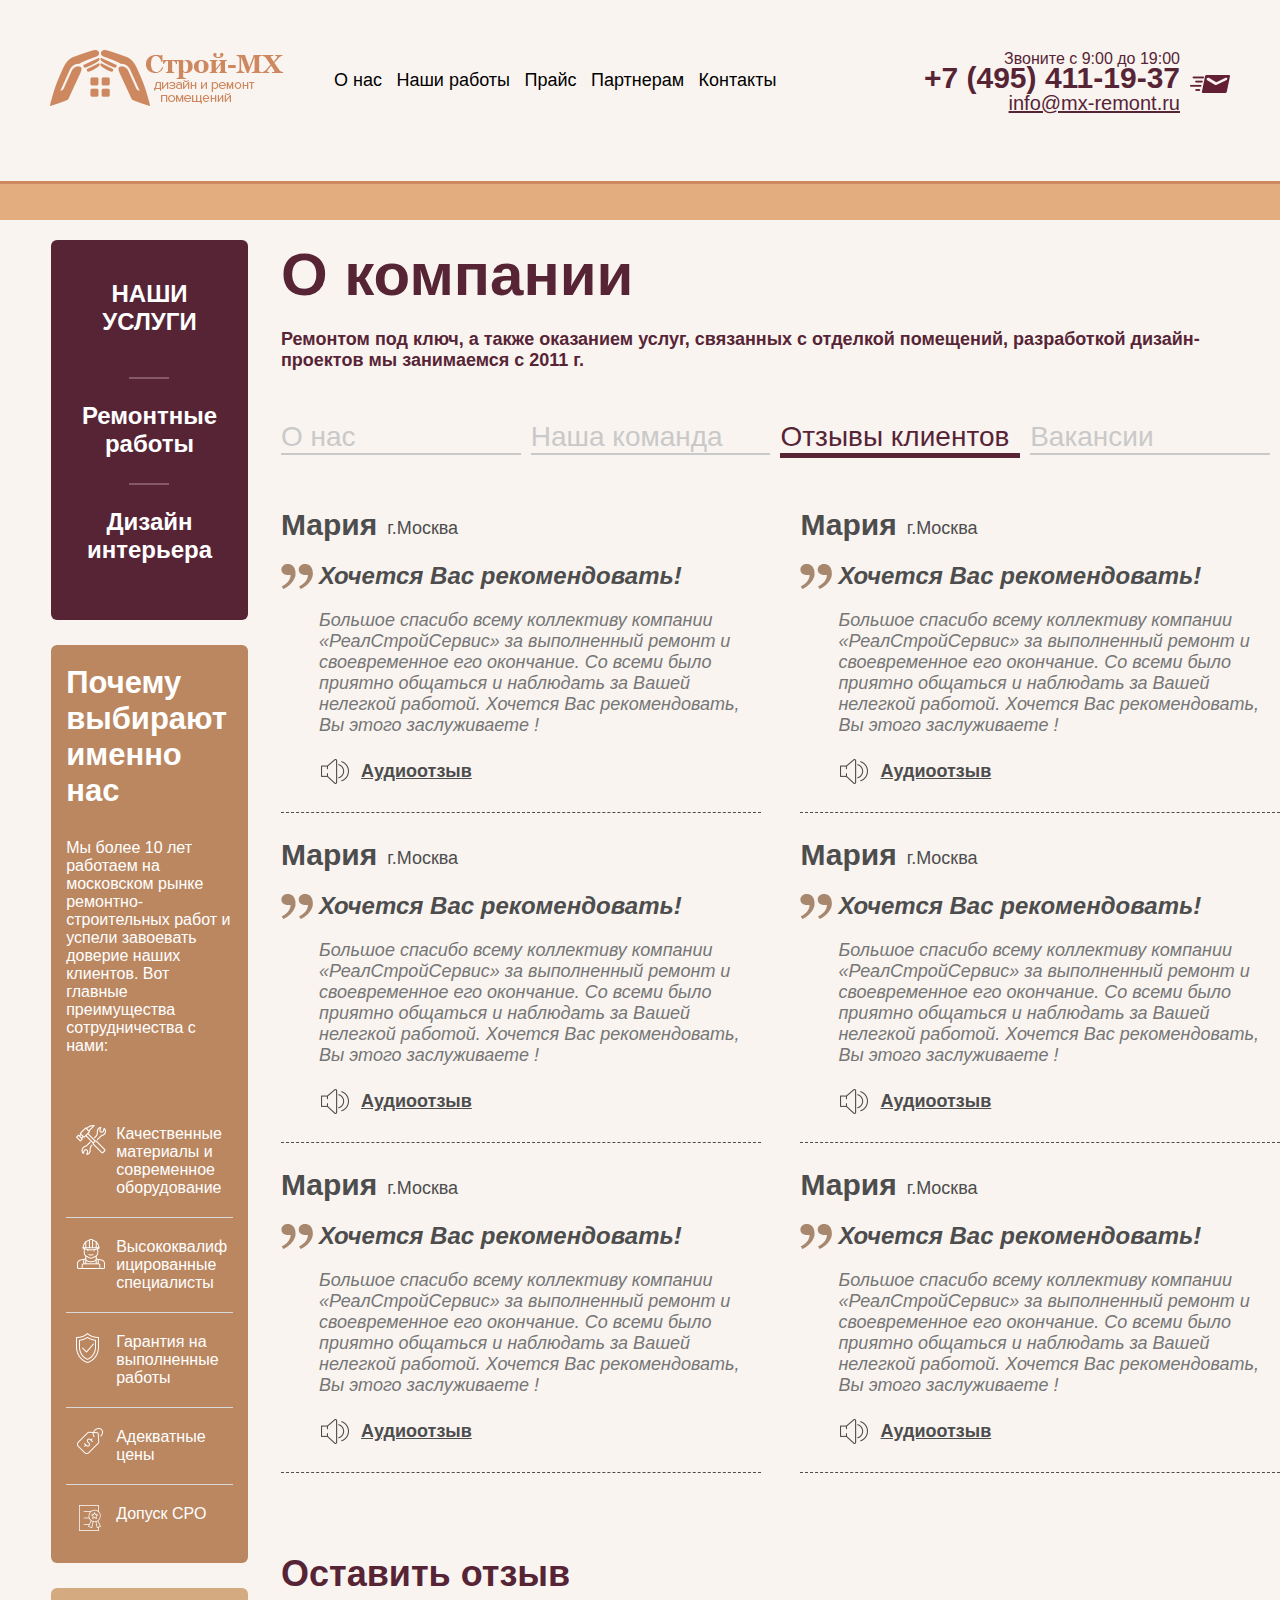
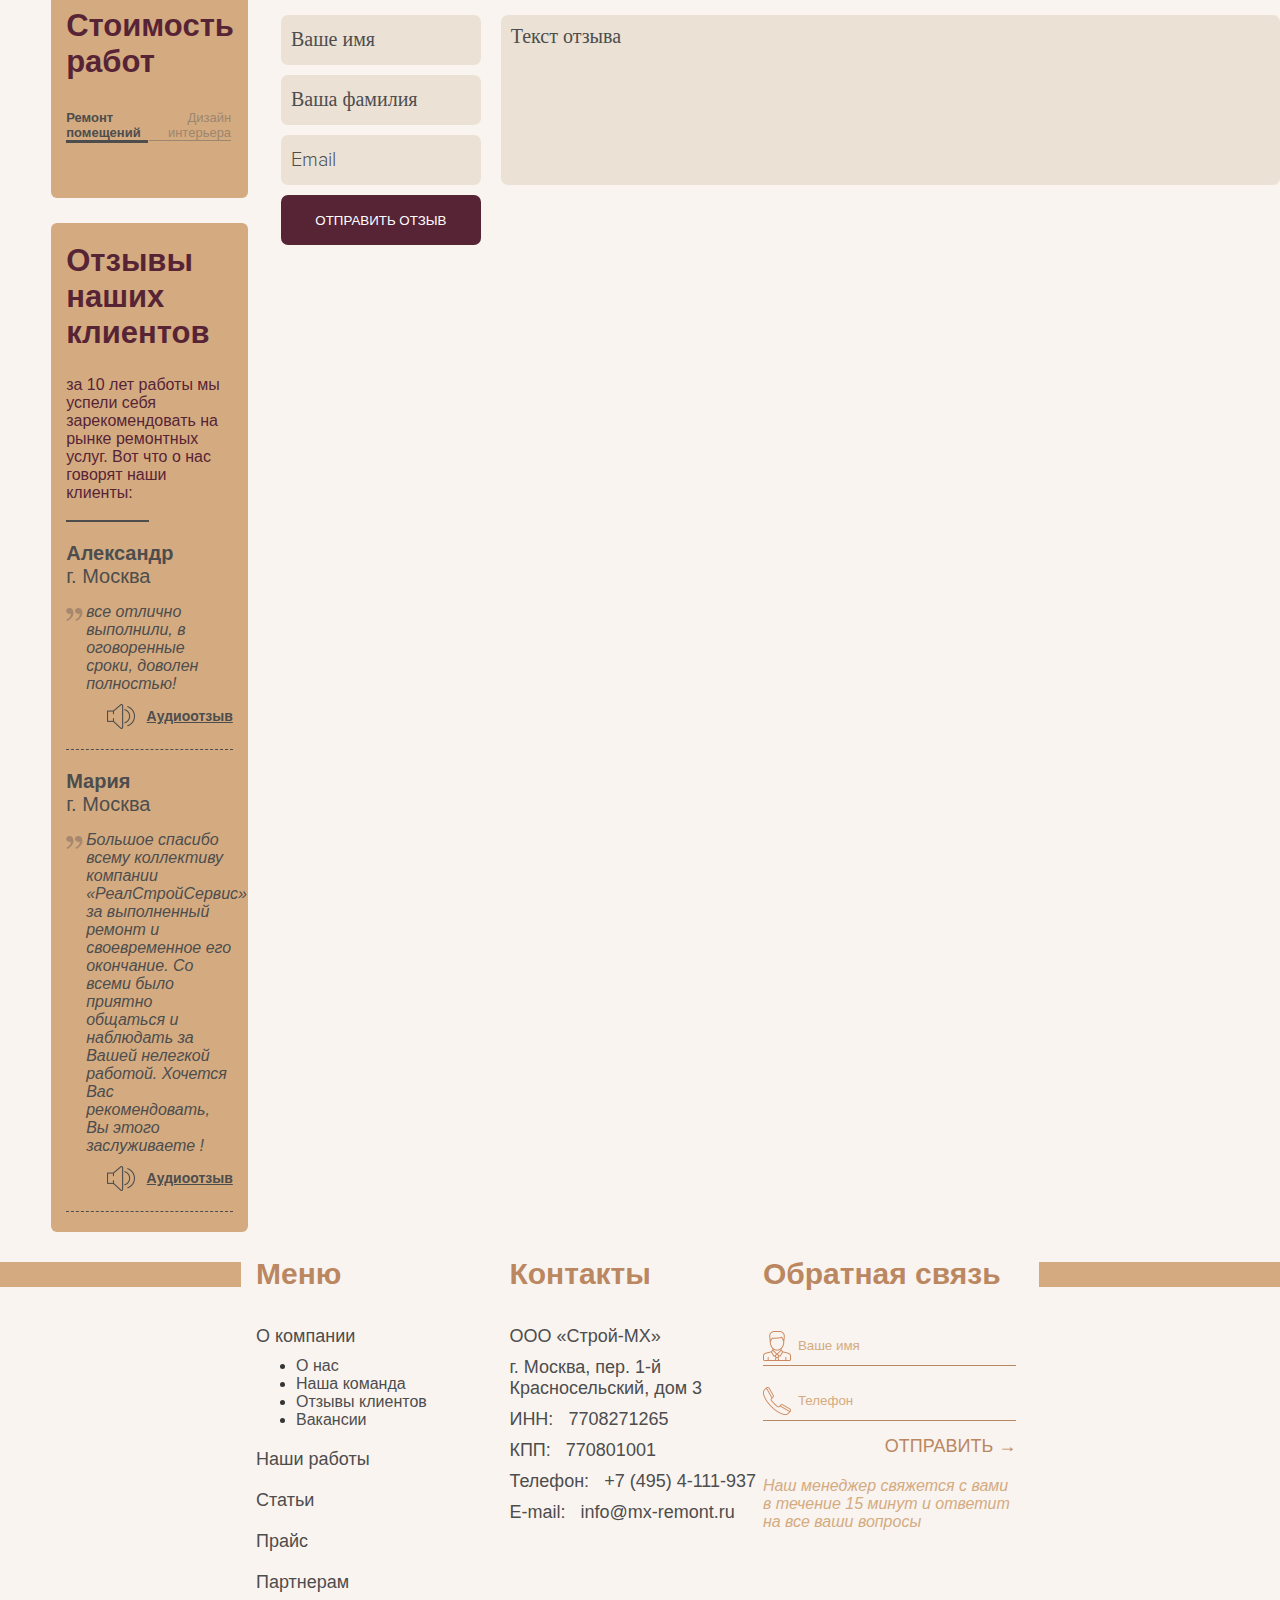
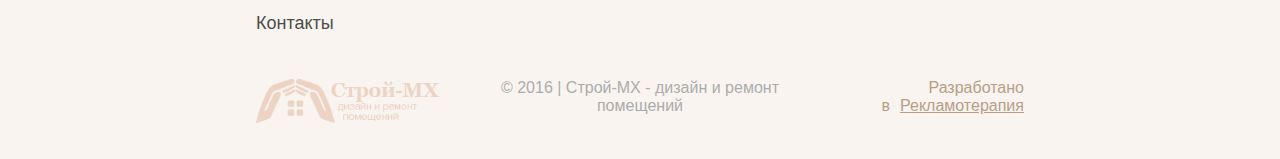
<file: response.html>
<!DOCTYPE html>
<html lang="ru"></html>
<head>
  <meta charset="UTF-8"/>
  <meta name="viewport" content="width=device-width, initial-scale=1, maximum-scale=1, user-scalable=no"/>
  <link rel="stylesheet" href="https://necolas.github.io/normalize.css/3.0.2/normalize.css"/>
  <link rel="stylesheet" href="css/style.css"/>
  <title>Строй MX | Отзывы</title>
</head>
<body>
  <header>
    <div class="mobile-menu"></div>
    <div class="logo"><a href="#"><img src="images/logo.png" alt="Строй MX"/><img src="images/mobile-logo.png" alt="Строй MX"/></a></div>
    <div class="top-phone"><span>Звоните с 9:00 до 19:00</span><a href="#">+7 (495) 411-19-37</a><a href="#">info@mx-remont.ru</a></div>
    <nav>
      <ul>
        <li><a href="#">О нас</a></li>
        <li><a href="#">Наши работы</a></li>
        <li><a href="#">Прайс</a></li>
        <li><a href="#">Партнерам</a></li>
        <li><a href="#">Контакты</a></li>
      </ul>
    </nav>
  </header>
  <main>
    <article>
      <h1>О компании</h1><span>Ремонтом под ключ, а также оказанием услуг, связанных с отделкой помещений, разработкой дизайн-проектов мы занимаемся с 2011 г.</span>
      <div class="tabs-panel"><a href="#">О нас			</a><a href="#">Наша команда			</a><a href="#" class="active">Отзывы клиентов</a><a href="#">Вакансии</a></div>
      <div class="response-wrap">
        <div class="item-response">
          <div class="author"> 
            <div>Мария</div>
            <div>г.Москва</div>
          </div>
          <div class="text">
            <div class="title">Хочется Вас рекомендовать! </div>
            <p>Большое спасибо всему коллективу компании «РеалСтройСервис» за выполненный ремонт и своевременное его окончание. Со всеми было приятно общаться и наблюдать за Вашей нелегкой работой. Хочется Вас рекомендовать, Вы этого заслуживаете !</p>
            <div class="audio"><a href="#">Аудиоотзыв</a></div>
          </div>
        </div>
        <div class="item-response">
          <div class="author"> 
            <div>Мария</div>
            <div>г.Москва</div>
          </div>
          <div class="text">
            <div class="title">Хочется Вас рекомендовать! </div>
            <p>Большое спасибо всему коллективу компании «РеалСтройСервис» за выполненный ремонт и своевременное его окончание. Со всеми было приятно общаться и наблюдать за Вашей нелегкой работой. Хочется Вас рекомендовать, Вы этого заслуживаете !</p>
            <div class="audio"><a href="#">Аудиоотзыв</a></div>
          </div>
        </div>
        <div class="item-response">
          <div class="author"> 
            <div>Мария</div>
            <div>г.Москва</div>
          </div>
          <div class="text">
            <div class="title">Хочется Вас рекомендовать! </div>
            <p>Большое спасибо всему коллективу компании «РеалСтройСервис» за выполненный ремонт и своевременное его окончание. Со всеми было приятно общаться и наблюдать за Вашей нелегкой работой. Хочется Вас рекомендовать, Вы этого заслуживаете !</p>
            <div class="audio"><a href="#">Аудиоотзыв</a></div>
          </div>
        </div>
        <div class="item-response">
          <div class="author"> 
            <div>Мария</div>
            <div>г.Москва</div>
          </div>
          <div class="text">
            <div class="title">Хочется Вас рекомендовать! </div>
            <p>Большое спасибо всему коллективу компании «РеалСтройСервис» за выполненный ремонт и своевременное его окончание. Со всеми было приятно общаться и наблюдать за Вашей нелегкой работой. Хочется Вас рекомендовать, Вы этого заслуживаете !</p>
            <div class="audio"><a href="#">Аудиоотзыв</a></div>
          </div>
        </div>
        <div class="item-response">
          <div class="author"> 
            <div>Мария</div>
            <div>г.Москва</div>
          </div>
          <div class="text">
            <div class="title">Хочется Вас рекомендовать! </div>
            <p>Большое спасибо всему коллективу компании «РеалСтройСервис» за выполненный ремонт и своевременное его окончание. Со всеми было приятно общаться и наблюдать за Вашей нелегкой работой. Хочется Вас рекомендовать, Вы этого заслуживаете !</p>
            <div class="audio"><a href="#">Аудиоотзыв</a></div>
          </div>
        </div>
        <div class="item-response">
          <div class="author"> 
            <div>Мария</div>
            <div>г.Москва</div>
          </div>
          <div class="text">
            <div class="title">Хочется Вас рекомендовать! </div>
            <p>Большое спасибо всему коллективу компании «РеалСтройСервис» за выполненный ремонт и своевременное его окончание. Со всеми было приятно общаться и наблюдать за Вашей нелегкой работой. Хочется Вас рекомендовать, Вы этого заслуживаете !</p>
            <div class="audio"><a href="#">Аудиоотзыв</a></div>
          </div>
        </div>
      </div>
      <div class="new-response-container">
        <h2>Оставить отзыв</h2>
        <div class="new-response">
          <form action="">
            <div class="form-container">
              <div class="response-inputs">
                <input type="text" placeholder="Ваше имя" required="required"/>
                <input type="text" placeholder="Ваша фамилия"/>
                <input type="text" placeholder="Email" required="required"/>
              </div>
              <div class="response-textarea">
                <textarea name="" placeholder="Текст отзыва"></textarea>
              </div>
            </div>
            <input type="submit" value="Отправить отзыв"/>
          </form>
        </div>
      </div>
    </article>
    <aside>
      <div class="services">
        <h2>Наши услуги</h2>
        <ul>
          <li><a href="#">Ремонтные работы</a></li>
          <li><a href="#">Дизайн интерьера</a></li>
        </ul>
      </div>
      <div class="why">
        <h3>Почему выбирают именно нас</h3>
        <p>Мы более 10 лет работаем на московском рынке ремонтно-строительных работ и успели завоевать доверие наших клиентов. Вот главные преимущества сотрудничества с нами:</p>
        <ul>
          <li>Качественные материалы и современное оборудование</li>
          <li>Высококвалифицированные специалисты</li>
          <li>Гарантия на выполненные работы</li>
          <li>Адекватные цены</li>
          <li>Допуск СРО</li>
        </ul>
      </div>
      <div class="price">
        <h4>Стоимость работ</h4>
        <div class="tabs-panel"><a href="#" class="active">Ремонт помещений</a><a href="#">Дизайн интерьера</a></div>
        <div class="tabs-container">
          <div class="tab">
            <div class="price-item">
              <p>Косметический ремонт</p><span>от 3 500 р./м2</span>
            </div>
            <div class="price-item">
              <p>Капитальный ремонт</p><span>от 5 500 р./м2</span>
            </div>
            <div class="price-item">
              <p>Евро ремонт</p><span>от 7 000 р./м2</span>
            </div>
            <div class="btn">Подробнее</div>
          </div>
        </div>
      </div>
      <div class="response">
        <h5>Отзывы наших клиентов</h5>
        <div class="response-head">за 10 лет работы мы успели себя зарекомендовать на рынке ремонтных услуг. Вот что о нас говорят наши клиенты:</div>
        <div class="response-item">
          <div class="response-author">Александр</div>
          <div class="response-city">г. Москва</div>
          <div class="response-text">все отлично выполнили, в оговоренные сроки, доволен полностью!</div>
          <div class="response-audio"><a href="#">Аудиоотзыв</a></div>
        </div>
        <div class="response-item">
          <div class="response-author">Мария</div>
          <div class="response-city">г. Москва</div>
          <div class="response-text">Большое спасибо всему коллективу компании «РеалСтройСервис» за выполненный ремонт и своевременное его окончание. Со всеми было приятно общаться и наблюдать за Вашей нелегкой работой. Хочется Вас рекомендовать, Вы этого заслуживаете ! </div>
          <div class="response-audio"><a href="#">Аудиоотзыв</a></div>
        </div>
      </div>
    </aside>
  </main>
  <footer>
    <div class="footer-wrap">
      <div class="footer-info">
        <div class="footer-menu">
          <div class="title">Меню</div>
          <ul>
            <li><a href="#">О компании</a>
              <ul class="inner-list">
                <li><a href="#">О нас</a></li>
                <li><a href="#">Наша команда</a></li>
                <li><a href="#">Отзывы клиентов</a></li>
                <li><a href="#">Вакансии</a></li>
              </ul>
            </li>
            <li><a href="#">Наши работы</a></li>
            <li><a href="#">Статьи</a></li>
            <li><a href="#">Прайс</a></li>
            <li><a href="#">Партнерам</a></li>
            <li><a href="#">Контакты</a></li>
          </ul>
        </div>
        <div class="footer-contacts">
          <div class="title">Контакты</div>
          <div>ООО «Строй-МХ»</div>
          <div>г. Москва, пер. 1-й Красносельский, дом 3</div>
          <div>ИНН:    <b>7708271265</b></div>
          <div>КПП:    <b>770801001</b></div>
          <div>Телефон:  <b>+7 (495) 4-111-937</b></div>
          <div>E-mail:    <b>info@mx-remont.ru</b></div>
        </div>
        <div class="footer-callback">
          <div class="title">Обратная связь</div>
          <div class="footer-form">
            <input type="text" placeholder="Ваше имя" class="field form-name"/>
            <input type="text" placeholder="Телефон" class="field form-phone"/>
            <div class="send-btn">Отправить &rarr;</div>
          </div><i>Наш менеджер свяжется с вами в течение 15 минут и ответит на все ваши вопросы</i>
        </div>
      </div>
      <div class="footer-bottom">
        <div class="footer-logo"><img src="images/logo.png" alt="Строй MX"/></div>
        <div class="footer-copyr">© 2016 | Строй-МХ - дизайн и ремонт помещений</div>
        <div class="footer-created">	Разработано в<a href="#">Рекламотерапия</a></div>
      </div>
      <script src="js/jquery-3.0.0.min.js"></script>
      <script src="js/main.js"></script>
    </div>
  </footer>
</body>
</file>
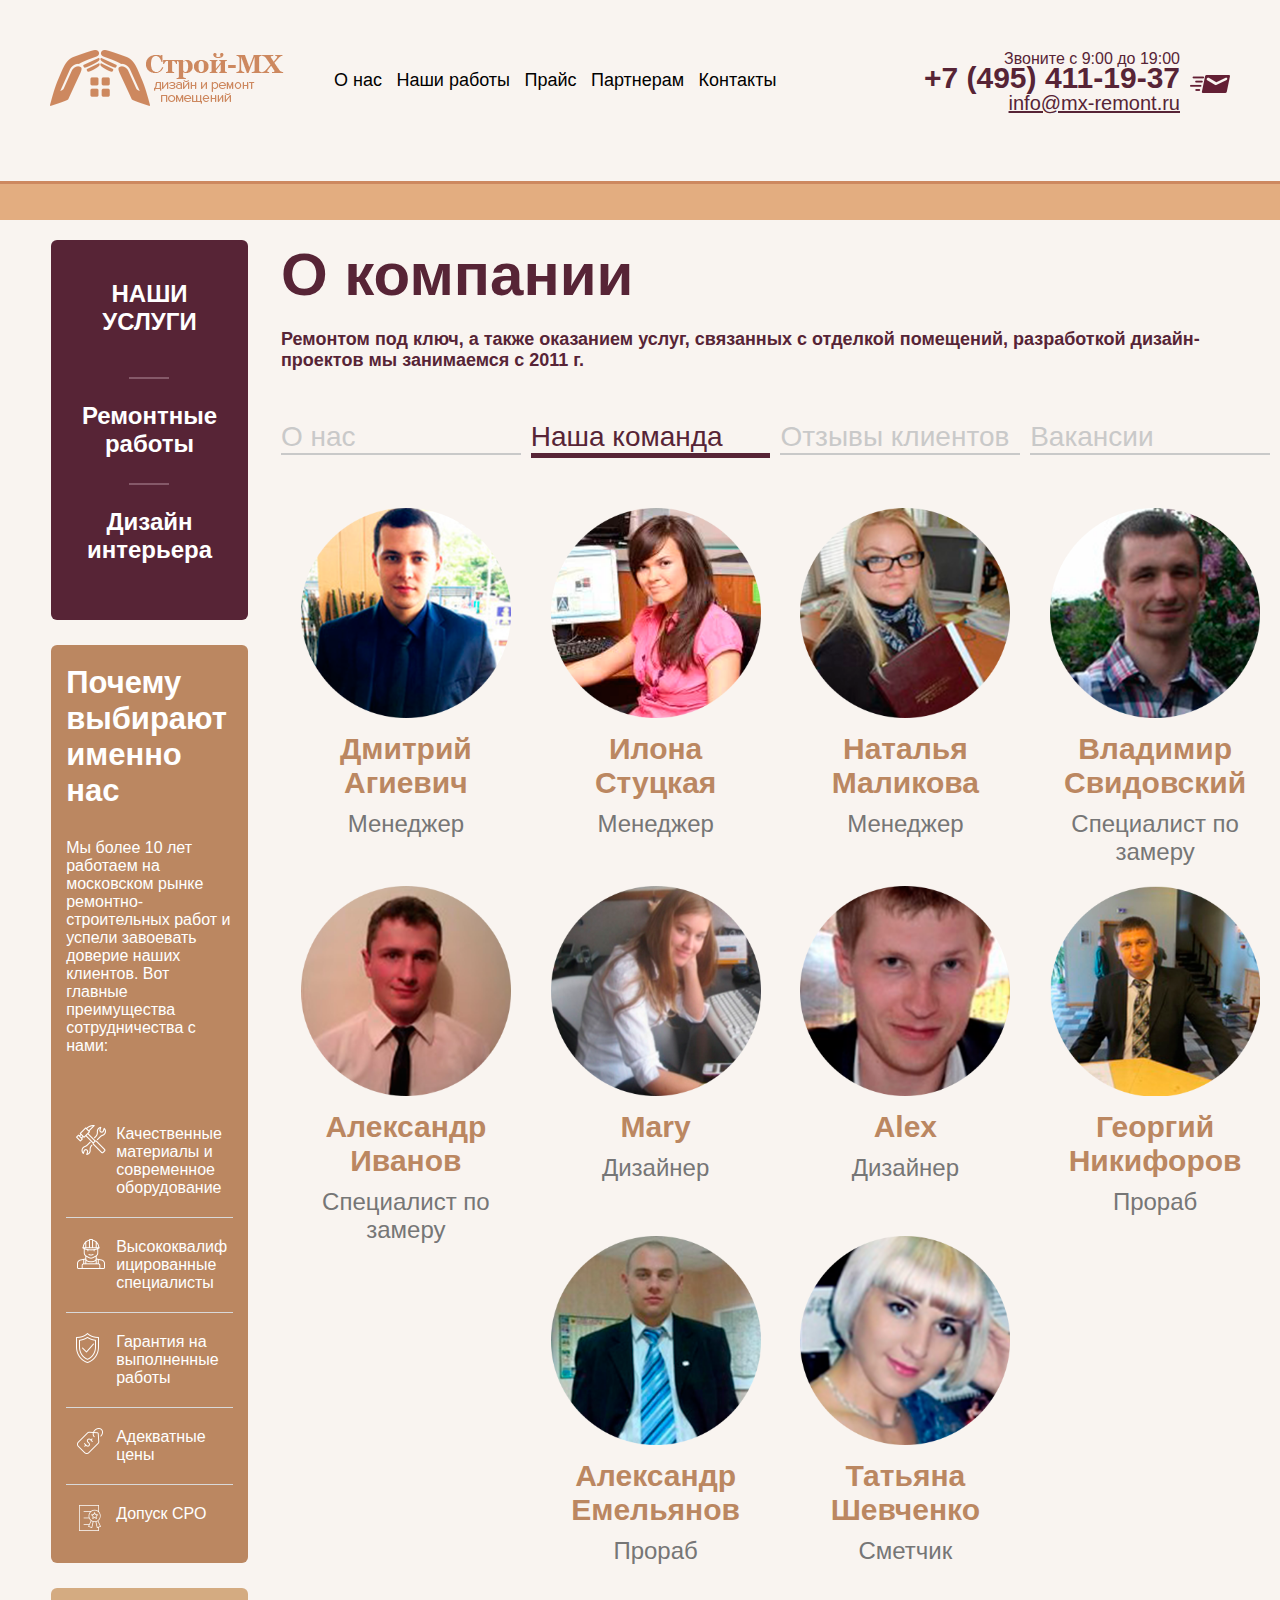
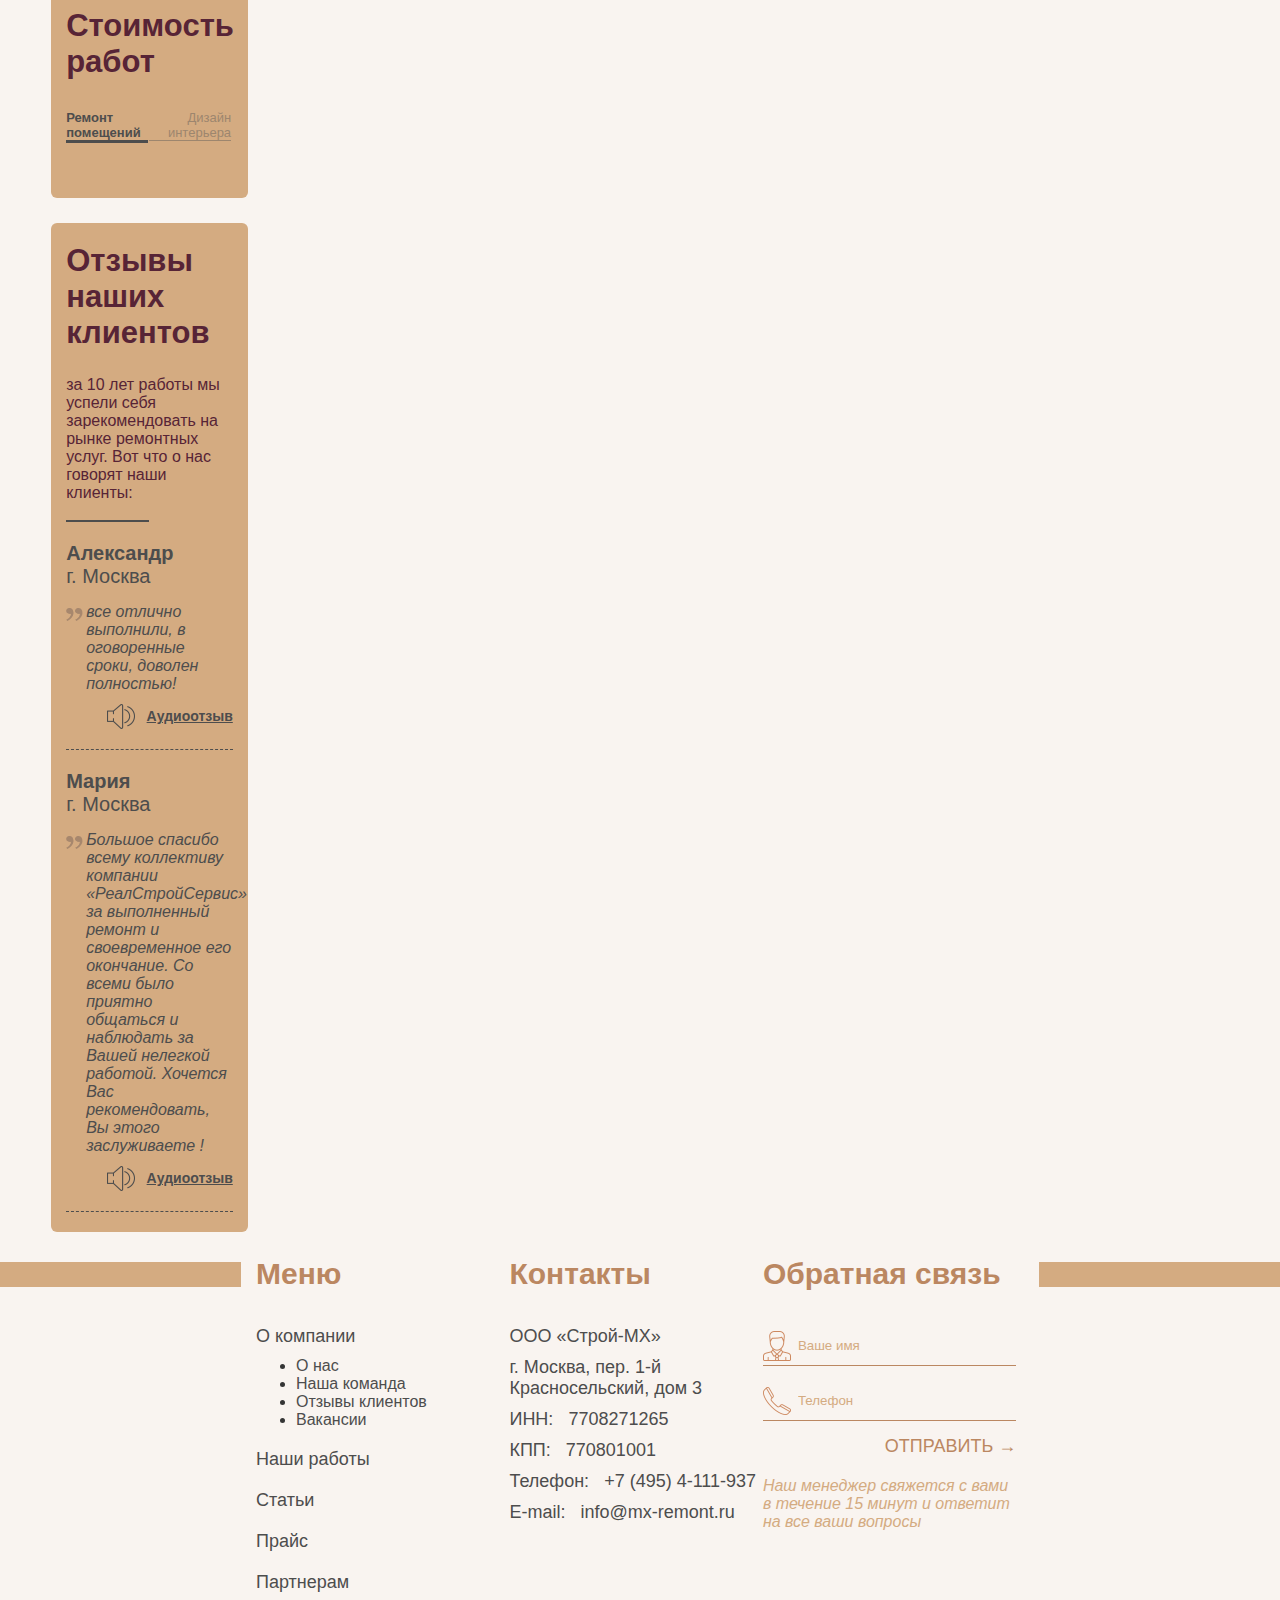
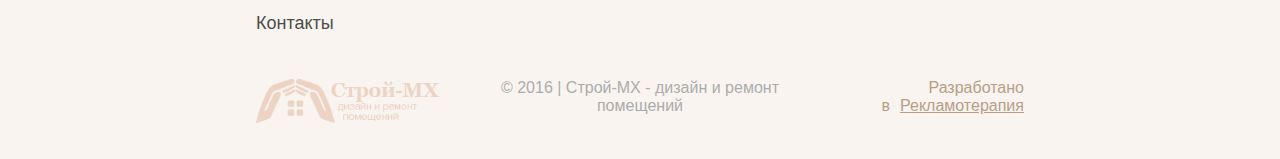
<file: team.html>
<!DOCTYPE html>
<html lang="ru"></html>
<head>
  <meta charset="UTF-8"/>
  <meta name="viewport" content="width=device-width, initial-scale=1, maximum-scale=1, user-scalable=no"/>
  <link rel="stylesheet" href="https://necolas.github.io/normalize.css/3.0.2/normalize.css"/>
  <link rel="stylesheet" href="css/style.css"/>
  <title>Строй MX | Наша команда</title>
</head>
<body>
  <header>
    <div class="mobile-menu"></div>
    <div class="logo"><a href="#"><img src="images/logo.png" alt="Строй MX"/><img src="images/mobile-logo.png" alt="Строй MX"/></a></div>
    <div class="top-phone"><span>Звоните с 9:00 до 19:00</span><a href="#">+7 (495) 411-19-37</a><a href="#">info@mx-remont.ru</a></div>
    <nav>
      <ul>
        <li><a href="#">О нас</a></li>
        <li><a href="#">Наши работы</a></li>
        <li><a href="#">Прайс</a></li>
        <li><a href="#">Партнерам</a></li>
        <li><a href="#">Контакты</a></li>
      </ul>
    </nav>
  </header>
  <main>
    <article>
      <h1>О компании</h1><span>Ремонтом под ключ, а также оказанием услуг, связанных с отделкой помещений, разработкой дизайн-проектов мы занимаемся с 2011 г.</span>
      <div class="tabs-panel"><a href="#">О нас			</a><a href="#" class="active">Наша команда			</a><a href="#">Отзывы клиентов</a><a href="#">Вакансии</a></div>
      <div class="team-wrap">
        <div class="member"><img src="images/member1.png" alt="Дмитрий Агиевич"/>
          <div class="member-name">Дмитрий Агиевич</div>
          <div class="member-work">Менеджер</div>
        </div>
        <div class="member"><img src="images/member2.png" alt="Илона Стуцкая"/>
          <div class="member-name">Илона Стуцкая</div>
          <div class="member-work">Менеджер</div>
        </div>
        <div class="member"><img src="images/member3.png" alt="Наталья Маликова"/>
          <div class="member-name">Наталья Маликова</div>
          <div class="member-work">Менеджер</div>
        </div>
        <div class="member"><img src="images/member4.png" alt="Владимир Свидовский"/>
          <div class="member-name">Владимир Свидовский</div>
          <div class="member-work">Специалист по замеру</div>
        </div>
        <div class="member"><img src="images/member5.png" alt="Александр Иванов"/>
          <div class="member-name">Александр Иванов</div>
          <div class="member-work">Специалист по замеру</div>
        </div>
        <div class="member"><img src="images/member6.png" alt="Mary"/>
          <div class="member-name">Mary</div>
          <div class="member-work">Дизайнер</div>
        </div>
        <div class="member"><img src="images/member7.png" alt="Alex"/>
          <div class="member-name">Alex</div>
          <div class="member-work">Дизайнер</div>
        </div>
        <div class="member"><img src="images/member8.png" alt="Георгий Никифоров"/>
          <div class="member-name">Георгий Никифоров</div>
          <div class="member-work">Прораб</div>
        </div>
        <div class="member"><img src="images/member9.png" alt="Александр Емельянов"/>
          <div class="member-name">Александр Емельянов</div>
          <div class="member-work">Прораб</div>
        </div>
        <div class="member"><img src="images/member10.png" alt="Татьяна Шевченко"/>
          <div class="member-name">Татьяна Шевченко</div>
          <div class="member-work">Сметчик</div>
        </div>
      </div>
    </article>
    <aside>
      <div class="services">
        <h2>Наши услуги</h2>
        <ul>
          <li><a href="#">Ремонтные работы</a></li>
          <li><a href="#">Дизайн интерьера</a></li>
        </ul>
      </div>
      <div class="why">
        <h3>Почему выбирают именно нас</h3>
        <p>Мы более 10 лет работаем на московском рынке ремонтно-строительных работ и успели завоевать доверие наших клиентов. Вот главные преимущества сотрудничества с нами:</p>
        <ul>
          <li>Качественные материалы и современное оборудование</li>
          <li>Высококвалифицированные специалисты</li>
          <li>Гарантия на выполненные работы</li>
          <li>Адекватные цены</li>
          <li>Допуск СРО</li>
        </ul>
      </div>
      <div class="price">
        <h4>Стоимость работ</h4>
        <div class="tabs-panel"><a href="#" class="active">Ремонт помещений</a><a href="#">Дизайн интерьера</a></div>
        <div class="tabs-container">
          <div class="tab">
            <div class="price-item">
              <p>Косметический ремонт</p><span>от 3 500 р./м2</span>
            </div>
            <div class="price-item">
              <p>Капитальный ремонт</p><span>от 5 500 р./м2</span>
            </div>
            <div class="price-item">
              <p>Евро ремонт</p><span>от 7 000 р./м2</span>
            </div>
            <div class="btn">Подробнее</div>
          </div>
        </div>
      </div>
      <div class="response">
        <h5>Отзывы наших клиентов</h5>
        <div class="response-head">за 10 лет работы мы успели себя зарекомендовать на рынке ремонтных услуг. Вот что о нас говорят наши клиенты:</div>
        <div class="response-item">
          <div class="response-author">Александр</div>
          <div class="response-city">г. Москва</div>
          <div class="response-text">все отлично выполнили, в оговоренные сроки, доволен полностью!</div>
          <div class="response-audio"><a href="#">Аудиоотзыв</a></div>
        </div>
        <div class="response-item">
          <div class="response-author">Мария</div>
          <div class="response-city">г. Москва</div>
          <div class="response-text">Большое спасибо всему коллективу компании «РеалСтройСервис» за выполненный ремонт и своевременное его окончание. Со всеми было приятно общаться и наблюдать за Вашей нелегкой работой. Хочется Вас рекомендовать, Вы этого заслуживаете ! </div>
          <div class="response-audio"><a href="#">Аудиоотзыв</a></div>
        </div>
      </div>
    </aside>
  </main>
  <footer>
    <div class="footer-wrap">
      <div class="footer-info">
        <div class="footer-menu">
          <div class="title">Меню</div>
          <ul>
            <li><a href="#">О компании</a>
              <ul class="inner-list">
                <li><a href="#">О нас</a></li>
                <li><a href="#">Наша команда</a></li>
                <li><a href="#">Отзывы клиентов</a></li>
                <li><a href="#">Вакансии</a></li>
              </ul>
            </li>
            <li><a href="#">Наши работы</a></li>
            <li><a href="#">Статьи</a></li>
            <li><a href="#">Прайс</a></li>
            <li><a href="#">Партнерам</a></li>
            <li><a href="#">Контакты</a></li>
          </ul>
        </div>
        <div class="footer-contacts">
          <div class="title">Контакты</div>
          <div>ООО «Строй-МХ»</div>
          <div>г. Москва, пер. 1-й Красносельский, дом 3</div>
          <div>ИНН:    <b>7708271265</b></div>
          <div>КПП:    <b>770801001</b></div>
          <div>Телефон:  <b>+7 (495) 4-111-937</b></div>
          <div>E-mail:    <b>info@mx-remont.ru</b></div>
        </div>
        <div class="footer-callback">
          <div class="title">Обратная связь</div>
          <div class="footer-form">
            <input type="text" placeholder="Ваше имя" class="field form-name"/>
            <input type="text" placeholder="Телефон" class="field form-phone"/>
            <div class="send-btn">Отправить &rarr;</div>
          </div><i>Наш менеджер свяжется с вами в течение 15 минут и ответит на все ваши вопросы</i>
        </div>
      </div>
      <div class="footer-bottom">
        <div class="footer-logo"><img src="images/logo.png" alt="Строй MX"/></div>
        <div class="footer-copyr">© 2016 | Строй-МХ - дизайн и ремонт помещений</div>
        <div class="footer-created">	Разработано в<a href="#">Рекламотерапия</a></div>
      </div>
      <script src="js/jquery-3.0.0.min.js"></script>
      <script src="js/main.js"></script>
    </div>
  </footer>
</body>
</file>
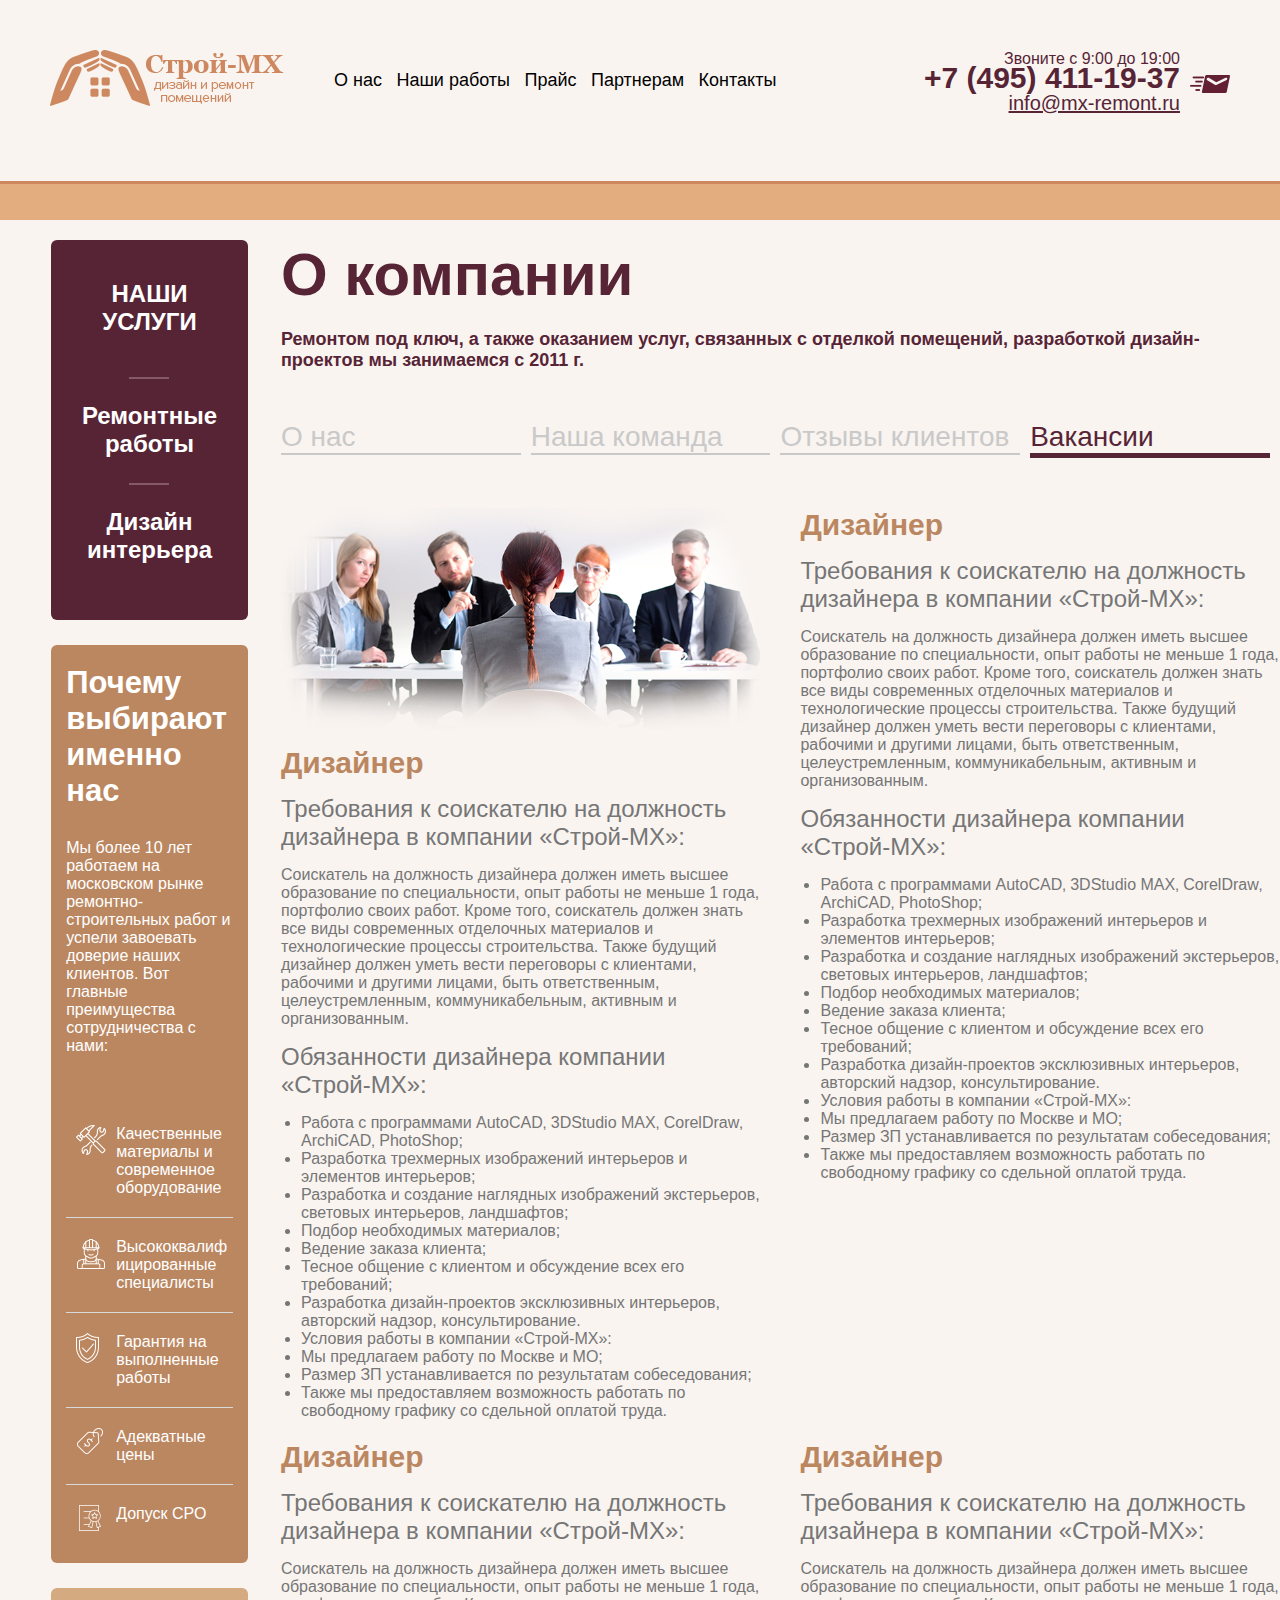
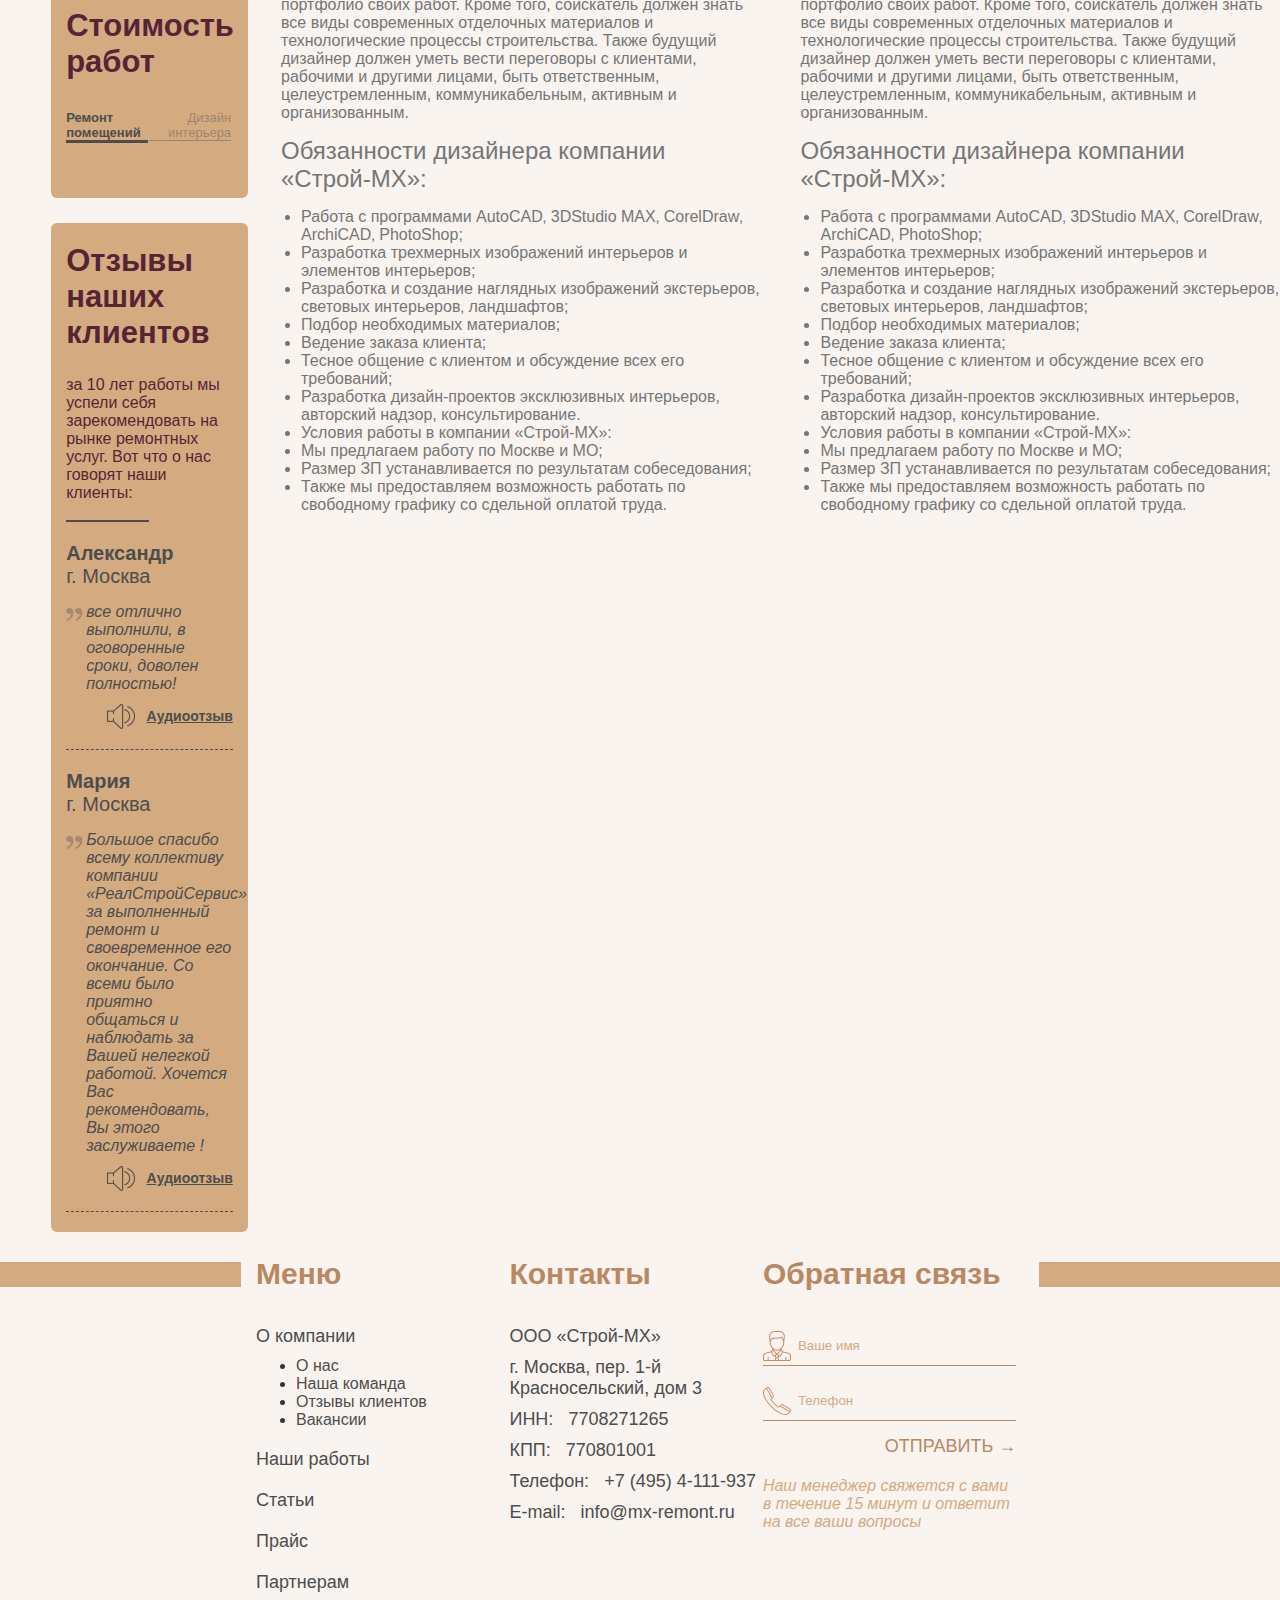
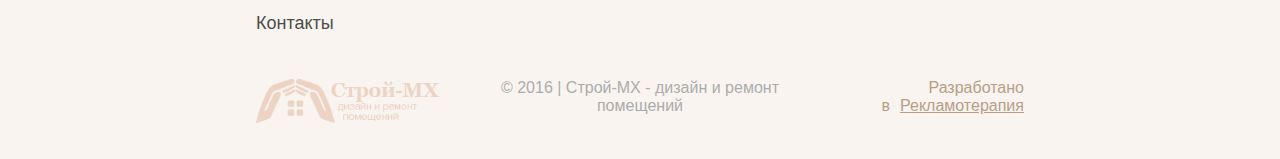
<file: vacancy.html>
<!DOCTYPE html>
<html lang="ru"></html>
<head>
  <meta charset="UTF-8"/>
  <meta name="viewport" content="width=device-width, initial-scale=1, maximum-scale=1, user-scalable=no"/>
  <link rel="stylesheet" href="https://necolas.github.io/normalize.css/3.0.2/normalize.css"/>
  <link rel="stylesheet" href="css/style.css"/>
  <title>Строй MX | Вакансии</title>
</head>
<body>
  <header>
    <div class="mobile-menu"></div>
    <div class="logo"><a href="#"><img src="images/logo.png" alt="Строй MX"/><img src="images/mobile-logo.png" alt="Строй MX"/></a></div>
    <div class="top-phone"><span>Звоните с 9:00 до 19:00</span><a href="#">+7 (495) 411-19-37</a><a href="#">info@mx-remont.ru</a></div>
    <nav>
      <ul>
        <li><a href="#">О нас</a></li>
        <li><a href="#">Наши работы</a></li>
        <li><a href="#">Прайс</a></li>
        <li><a href="#">Партнерам</a></li>
        <li><a href="#">Контакты</a></li>
      </ul>
    </nav>
  </header>
  <main>
    <article>
      <h1>О компании</h1><span>Ремонтом под ключ, а также оказанием услуг, связанных с отделкой помещений, разработкой дизайн-проектов мы занимаемся с 2011 г.</span>
      <div class="tabs-panel"><a href="#">О нас			</a><a href="#">Наша команда			</a><a href="#">Отзывы клиентов</a><a href="#" class="active">Вакансии</a></div>
      <div class="vacancy-wrap">
        <div class="vacancy"><img src="images/vacancy.png" alt=""/>
          <div class="vacancy-title">Дизайнер</div>
          <div class="vacancy-subtitle">Требования к соискателю на должность дизайнера в компании «Строй-МХ»:</div>
          <p>Соискатель на должность дизайнера должен иметь высшее образование по специальности, опыт работы не меньше 1 года, портфолио своих работ. Кроме того, соискатель должен знать все виды современных отделочных материалов и технологические процессы строительства. Также будущий дизайнер должен уметь вести переговоры с клиентами, рабочими и другими лицами, быть ответственным, целеустремленным, коммуникабельным, активным и организованным.</p>
          <div class="vacancy-subtitle">Обязанности дизайнера компании «Строй-МХ»:</div>
          <ul>
            <li>Работа с программами AutoCAD‚ 3DStudio MAX‚ CorelDraw‚ ArchiCAD‚ PhotoShop;</li>
            <li>Разработка трехмерных изображений интерьеров и элементов интерьеров;</li>
            <li>Разработка и создание наглядных изображений экстерьеров, световых интерьеров‚ ландшафтов;</li>
            <li>Подбор необходимых материалов;</li>
            <li>Ведение заказа клиента;</li>
            <li>Тесное общение с клиентом и обсуждение всех его требований;</li>
            <li>Разработка дизайн-проектов эксклюзивных интерьеров, авторский надзор, консультирование.</li>
            <li>Условия работы в компании «Строй-МХ»:</li>
            <li>Мы предлагаем работу по Москве и МО;</li>
            <li>Размер ЗП устанавливается по результатам собеседования;</li>
            <li>Также мы предоставляем возможность работать по свободному графику со сдельной оплатой труда.</li>
          </ul>
        </div>
        <div class="vacancy">
          <div class="vacancy-title">Дизайнер</div>
          <div class="vacancy-subtitle">Требования к соискателю на должность дизайнера в компании «Строй-МХ»:</div>
          <p>Соискатель на должность дизайнера должен иметь высшее образование по специальности, опыт работы не меньше 1 года, портфолио своих работ. Кроме того, соискатель должен знать все виды современных отделочных материалов и технологические процессы строительства. Также будущий дизайнер должен уметь вести переговоры с клиентами, рабочими и другими лицами, быть ответственным, целеустремленным, коммуникабельным, активным и организованным.</p>
          <div class="vacancy-subtitle">Обязанности дизайнера компании «Строй-МХ»:</div>
          <ul>
            <li>Работа с программами AutoCAD‚ 3DStudio MAX‚ CorelDraw‚ ArchiCAD‚ PhotoShop;</li>
            <li>Разработка трехмерных изображений интерьеров и элементов интерьеров;</li>
            <li>Разработка и создание наглядных изображений экстерьеров, световых интерьеров‚ ландшафтов;</li>
            <li>Подбор необходимых материалов;</li>
            <li>Ведение заказа клиента;</li>
            <li>Тесное общение с клиентом и обсуждение всех его требований;</li>
            <li>Разработка дизайн-проектов эксклюзивных интерьеров, авторский надзор, консультирование.</li>
            <li>Условия работы в компании «Строй-МХ»:</li>
            <li>Мы предлагаем работу по Москве и МО;</li>
            <li>Размер ЗП устанавливается по результатам собеседования;</li>
            <li>Также мы предоставляем возможность работать по свободному графику со сдельной оплатой труда.</li>
          </ul>
        </div>
        <div class="vacancy">
          <div class="vacancy-title">Дизайнер</div>
          <div class="vacancy-subtitle">Требования к соискателю на должность дизайнера в компании «Строй-МХ»:</div>
          <p>Соискатель на должность дизайнера должен иметь высшее образование по специальности, опыт работы не меньше 1 года, портфолио своих работ. Кроме того, соискатель должен знать все виды современных отделочных материалов и технологические процессы строительства. Также будущий дизайнер должен уметь вести переговоры с клиентами, рабочими и другими лицами, быть ответственным, целеустремленным, коммуникабельным, активным и организованным.</p>
          <div class="vacancy-subtitle">Обязанности дизайнера компании «Строй-МХ»:</div>
          <ul>
            <li>Работа с программами AutoCAD‚ 3DStudio MAX‚ CorelDraw‚ ArchiCAD‚ PhotoShop;</li>
            <li>Разработка трехмерных изображений интерьеров и элементов интерьеров;</li>
            <li>Разработка и создание наглядных изображений экстерьеров, световых интерьеров‚ ландшафтов;</li>
            <li>Подбор необходимых материалов;</li>
            <li>Ведение заказа клиента;</li>
            <li>Тесное общение с клиентом и обсуждение всех его требований;</li>
            <li>Разработка дизайн-проектов эксклюзивных интерьеров, авторский надзор, консультирование.</li>
            <li>Условия работы в компании «Строй-МХ»:</li>
            <li>Мы предлагаем работу по Москве и МО;</li>
            <li>Размер ЗП устанавливается по результатам собеседования;</li>
            <li>Также мы предоставляем возможность работать по свободному графику со сдельной оплатой труда.</li>
          </ul>
        </div>
        <div class="vacancy">
          <div class="vacancy-title">Дизайнер</div>
          <div class="vacancy-subtitle">Требования к соискателю на должность дизайнера в компании «Строй-МХ»:</div>
          <p>Соискатель на должность дизайнера должен иметь высшее образование по специальности, опыт работы не меньше 1 года, портфолио своих работ. Кроме того, соискатель должен знать все виды современных отделочных материалов и технологические процессы строительства. Также будущий дизайнер должен уметь вести переговоры с клиентами, рабочими и другими лицами, быть ответственным, целеустремленным, коммуникабельным, активным и организованным.</p>
          <div class="vacancy-subtitle">Обязанности дизайнера компании «Строй-МХ»:</div>
          <ul>
            <li>Работа с программами AutoCAD‚ 3DStudio MAX‚ CorelDraw‚ ArchiCAD‚ PhotoShop;</li>
            <li>Разработка трехмерных изображений интерьеров и элементов интерьеров;</li>
            <li>Разработка и создание наглядных изображений экстерьеров, световых интерьеров‚ ландшафтов;</li>
            <li>Подбор необходимых материалов;</li>
            <li>Ведение заказа клиента;</li>
            <li>Тесное общение с клиентом и обсуждение всех его требований;</li>
            <li>Разработка дизайн-проектов эксклюзивных интерьеров, авторский надзор, консультирование.</li>
            <li>Условия работы в компании «Строй-МХ»:</li>
            <li>Мы предлагаем работу по Москве и МО;</li>
            <li>Размер ЗП устанавливается по результатам собеседования;</li>
            <li>Также мы предоставляем возможность работать по свободному графику со сдельной оплатой труда. </li>
          </ul>
        </div>
      </div>
    </article>
    <aside>
      <div class="services">
        <h2>Наши услуги</h2>
        <ul>
          <li><a href="#">Ремонтные работы</a></li>
          <li><a href="#">Дизайн интерьера</a></li>
        </ul>
      </div>
      <div class="why">
        <h3>Почему выбирают именно нас</h3>
        <p>Мы более 10 лет работаем на московском рынке ремонтно-строительных работ и успели завоевать доверие наших клиентов. Вот главные преимущества сотрудничества с нами:</p>
        <ul>
          <li>Качественные материалы и современное оборудование</li>
          <li>Высококвалифицированные специалисты</li>
          <li>Гарантия на выполненные работы</li>
          <li>Адекватные цены</li>
          <li>Допуск СРО</li>
        </ul>
      </div>
      <div class="price">
        <h4>Стоимость работ</h4>
        <div class="tabs-panel"><a href="#" class="active">Ремонт помещений</a><a href="#">Дизайн интерьера</a></div>
        <div class="tabs-container">
          <div class="tab">
            <div class="price-item">
              <p>Косметический ремонт</p><span>от 3 500 р./м2</span>
            </div>
            <div class="price-item">
              <p>Капитальный ремонт</p><span>от 5 500 р./м2</span>
            </div>
            <div class="price-item">
              <p>Евро ремонт</p><span>от 7 000 р./м2</span>
            </div>
            <div class="btn">Подробнее</div>
          </div>
        </div>
      </div>
      <div class="response">
        <h5>Отзывы наших клиентов</h5>
        <div class="response-head">за 10 лет работы мы успели себя зарекомендовать на рынке ремонтных услуг. Вот что о нас говорят наши клиенты:</div>
        <div class="response-item">
          <div class="response-author">Александр</div>
          <div class="response-city">г. Москва</div>
          <div class="response-text">все отлично выполнили, в оговоренные сроки, доволен полностью!</div>
          <div class="response-audio"><a href="#">Аудиоотзыв</a></div>
        </div>
        <div class="response-item">
          <div class="response-author">Мария</div>
          <div class="response-city">г. Москва</div>
          <div class="response-text">Большое спасибо всему коллективу компании «РеалСтройСервис» за выполненный ремонт и своевременное его окончание. Со всеми было приятно общаться и наблюдать за Вашей нелегкой работой. Хочется Вас рекомендовать, Вы этого заслуживаете ! </div>
          <div class="response-audio"><a href="#">Аудиоотзыв</a></div>
        </div>
      </div>
    </aside>
  </main>
  <footer>
    <div class="footer-wrap">
      <div class="footer-info">
        <div class="footer-menu">
          <div class="title">Меню</div>
          <ul>
            <li><a href="#">О компании</a>
              <ul class="inner-list">
                <li><a href="#">О нас</a></li>
                <li><a href="#">Наша команда</a></li>
                <li><a href="#">Отзывы клиентов</a></li>
                <li><a href="#">Вакансии</a></li>
              </ul>
            </li>
            <li><a href="#">Наши работы</a></li>
            <li><a href="#">Статьи</a></li>
            <li><a href="#">Прайс</a></li>
            <li><a href="#">Партнерам</a></li>
            <li><a href="#">Контакты</a></li>
          </ul>
        </div>
        <div class="footer-contacts">
          <div class="title">Контакты</div>
          <div>ООО «Строй-МХ»</div>
          <div>г. Москва, пер. 1-й Красносельский, дом 3</div>
          <div>ИНН:    <b>7708271265</b></div>
          <div>КПП:    <b>770801001</b></div>
          <div>Телефон:  <b>+7 (495) 4-111-937</b></div>
          <div>E-mail:    <b>info@mx-remont.ru</b></div>
        </div>
        <div class="footer-callback">
          <div class="title">Обратная связь</div>
          <div class="footer-form">
            <input type="text" placeholder="Ваше имя" class="field form-name"/>
            <input type="text" placeholder="Телефон" class="field form-phone"/>
            <div class="send-btn">Отправить &rarr;</div>
          </div><i>Наш менеджер свяжется с вами в течение 15 минут и ответит на все ваши вопросы</i>
        </div>
      </div>
      <div class="footer-bottom">
        <div class="footer-logo"><img src="images/logo.png" alt="Строй MX"/></div>
        <div class="footer-copyr">© 2016 | Строй-МХ - дизайн и ремонт помещений</div>
        <div class="footer-created">	Разработано в<a href="#">Рекламотерапия</a></div>
      </div>
      <script src="js/jquery-3.0.0.min.js"></script>
      <script src="js/main.js"></script>
    </div>
  </footer>
</body>
</file>
<file: css/style.css>
@font-face
{
    font-family: 'ProximaLight';
    font-weight: normal;
    font-style: normal;

    src: url('../fonts/proxima/proximanova-light.otf') format('opentype');
}
@font-face
{
    font-family: 'Proxima';
    font-weight: normal;
    font-style: normal;

    src: url('../fonts/proxima/proximanova-regular.otf') format('opentype');
}
@font-face
{
    font-family: 'ProximaBold';
    font-weight: normal;
    font-style: normal;

    src: url('../fonts/proxima/ProximaNova-Bold.ttf') format('truetype'), url('../fonts/proxima/proximanova-bold.otf') format('opentype');
}
@font-face
{
    font-family: 'ProximaSemiBold';
    font-weight: normal;
    font-style: normal;

    src: url('../fonts/proxima/proximanova-semibold.otf') format('opentype');
}
*
{
    box-sizing: border-box;
}
.clearfix
{
    zoom: 1;
}
.clearfix:before,
.clearfix:after
{
    display: table;

    content: '';
}
.clearfix:after
{
    clear: both;
}
html
{
    position: relative;

    height: 100%;
}
body
{
    font: 16px Georgia, sans-serif;

    position: relative;

    zoom: 1;

    min-width: 320px;
    max-width: 1920px;
    margin: 0;
    padding: 0;

    color: #353535;
    background: #f9f4f0;
}
body:before,
body:after
{
    display: table;

    content: '';
}
body:after
{
    clear: both;
}
*
{
    box-sizing: border-box;
}
a
{
    text-decoration: none;
}
img
{
    max-width: 100%;
}
header
{
    position: relative;

    zoom: 1;

    min-height: 220px;
    margin-bottom: 20px;
    padding: 50px 100px 0;
}
header:before,
header:after
{
    display: table;

    content: '';
}
header:after
{
    clear: both;
}
header:after
{
    position: absolute;
    bottom: 0;
    left: 0;

    display: block;

    width: 100%;
    height: 39px;

    content: '';

    background: url('../images/header-after.png') repeat-x;
}
header .mobile-menu
{
    display: none;
    float: left;

    width: 45px;
    height: 45px;
    margin-top: 25px;
    margin-right: 5%;

    cursor: pointer;

    background: url('../images/burger.png') no-repeat;
}
header .mobile-menu.active
{
    background: url('../images/button_close.png') no-repeat;
}
header .logo
{
    float: left;

    margin-right: 50px;
}
header .logo img:last-child
{
    display: none;
}
header nav
{
    float: left;

    padding-top: 20px;
}
header nav ul
{
    display: block;

    margin: 0;
    padding: 0;
}
header nav ul li
{
    display: inline-block;

    list-style-type: none;
}
header nav ul li:not(:last-child)
{
    margin-right: 10px;
}
header nav ul li a
{
    font-size: 18px;

    color: #000;
}
header nav ul li a:hover
{
    text-decoration: underline;
}
header .top-phone
{
    float: right;

    padding-right: 50px;

    text-align: right;

    color: #572436;
    background: url('../images/mail.png') no-repeat right center;
}
header .top-phone span
{
    font-size: 16px;
}
header .top-phone a:first-of-type
{
    font-size: 30px;
    font-weight: bold;
    line-height: 20px;

    display: block;

    color: #572436;
}
header .top-phone a:last-of-type
{
    font-size: 20px;
    line-height: 30px;

    text-decoration: underline;

    color: #572436;
}
header .top-phone a:last-of-type:hover
{
    text-decoration: none;
}
.btn
{
    font-size: 14px;
    font-weight: 300;
    line-height: 50px;

    height: 50px;

    cursor: pointer;
    transition: .2s;
    text-align: center;
    text-transform: uppercase;

    color: #4d4d4d;
    border: solid 1px #4d4d4d;
}
.btn:hover
{
    color: #fff;
    background: #4d4d4d;
}
input.field
{
    line-height: 40px;

    position: relative;

    display: block;

    width: 100%;
    height: 40px;
    margin-bottom: 15px;
    padding-left: 35px;

    color: #fff;
    border: 0;
    border-bottom: 1px solid #fff;
    outline: none;
    background: transparent;
}
input.field ::-webkit-input-placeholder
{
    color: rgba(255,255,255,.5);
}
input.field.input-name
{
    background: url('../images/form-icon1.png') no-repeat left center;
}
input.field.input-phone
{
    background: url('../images/form-icon2.png') no-repeat left center;
}
input.field.form-name
{
    color: #d4ab81;
    border-bottom: 1px solid #bb8761;
    background: url('../images/form-icon3.png') no-repeat left center;
}
input.field.form-name::-webkit-input-placeholder
{
    color: #d4ab81;
}
input.field.form-phone
{
    color: #d4ab81;
    border-bottom: 1px solid #bb8761;
    background: url('../images/form-icon4.png') no-repeat left center;
}
input.field.form-phone::-webkit-input-placeholder
{
    color: #d4ab81;
}
main
{
    zoom: 1;

    width: 100%;
    padding-left: 4%;
}
main:before,
main:after
{
    display: table;

    content: '';
}
main:after
{
    clear: both;
}
main aside
{
    float: left;

    width: 16%;
    margin-right: 2.5vw;
}
main aside > div
{
    margin-bottom: 25px;

    border-radius: 6px;
}
main aside .services
{
    padding: 40px 30px;

    text-align: center;

    background-color: #572436;
}
main aside .services h2
{
    font-size: 24px;
    font-size: 24px;
    font-weight: bold;

    margin: 0;

    text-transform: uppercase;

    color: #fff;
}
main aside .services ul
{
    padding: 50px 0 0 0;
}
main aside .services ul li
{
    position: relative;

    list-style-type: none;
}
main aside .services ul li:not(:last-child)
{
    margin-bottom: 50px;
}
main aside .services ul li:before
{
    position: absolute;
    top: -25px;
    left: 50%;

    display: block;

    width: 40px;
    height: 2px;

    content: '';
    -webkit-transform: translate(-50%);
        -ms-transform: translate(-50%);
            transform: translate(-50%);

    background-color: #855969;
}
main aside .services ul li a
{
    font-size: 24px;
    font-weight: bold;

    color: #fff;
}
main aside .services ul li a:hover
{
    text-decoration: underline;
}
main aside .why
{
    padding: 20px 15px;

    background-color: #bb8761;
}
main aside .why h3
{
    font-size: 36px;
    font-weight: bold;
    line-height: 36px;

    margin: 0 0 30px 0;

    text-align: left;

    color: #fff;
}
main aside .why h3 ~ p
{
    font-size: 16px;

    margin: 0;

    color: #fff;
}
main aside .why ul
{
    margin: 50px 0 0 0;
    padding: 0;
}
main aside .why ul li
{
    font-size: 16px;

    position: relative;

    padding: 20px 0 20px 50px;

    list-style-type: none;

    word-break: break-word;

    color: #fff;
}
main aside .why ul li:not(:last-child)
{
    border-bottom: 1px solid #d9d9d9;
}
main aside .why ul li:before
{
    position: absolute;
    top: 20px;
    left: 10px;

    display: block;

    content: '';
}
main aside .why ul li:first-child:before
{
    width: 30px;
    height: 30px;

    background: url('../images/why-icons.png') no-repeat 0 0;
}
main aside .why ul li:nth-child(2):before
{
    width: 30px;
    height: 32px;

    background: url('../images/why-icons.png') no-repeat 0 -30px;
}
main aside .why ul li:nth-child(3):before
{
    width: 23px;
    height: 30px;

    background: url('../images/why-icons.png') no-repeat -4px -62px;
}
main aside .why ul li:nth-child(4):before
{
    width: 27px;
    height: 26px;

    background: url('../images/why-icons.png') no-repeat -1px -93px;
}
main aside .why ul li:nth-child(5):before
{
    width: 26px;
    height: 26px;

    background: url('../images/why-icons.png') no-repeat -1px -120px;
}
main aside .price
{
    padding: 20px 15px;

    background-color: #d4ab81;
}
main aside .price h4
{
    font-size: 36px;
    font-weight: bold;

    margin: 0 0 30px 0;

    color: #572436;
}
main aside .price .tabs-panel
{
    zoom: 1;
}
main aside .price .tabs-panel:before,
main aside .price .tabs-panel:after
{
    display: table;

    content: '';
}
main aside .price .tabs-panel:after
{
    clear: both;
}
main aside .price .tabs-panel a
{
    font-size: 18px;

    display: block;
    float: left;

    width: 49%;

    color: #9d866e;
    border-bottom: 1px solid #9d866e;
}
main aside .price .tabs-panel a:first-child
{
    margin-right: 1%;
}
main aside .price .tabs-panel a:last-child
{
    text-align: right;
}
main aside .price .tabs-panel a.active
{
    font-weight: bold;

    color: #4d4d4d;
    border-bottom: 3px solid #4d4d4d;
}
main aside .price .tabs-container
{
    margin: 35px 0 20px 0;
}
main aside .price .tabs-container .tab
{
    display: none;
}
main aside .price .tabs-container .tab.active
{
    display: block;
}
main aside .price .tabs-container .tab .price-item
{
    font-size: 20px;

    margin-bottom: 10px;

    color: #4d4d4d;
}
main aside .price .tabs-container .tab .price-item p
{
    font-weight: bold;

    margin: 0;
}
main aside .response
{
    padding: 20px 15px;

    background: #d4ab81;
}
main aside .response h5
{
    font-size: 36px;

    margin: 0 0 25px 0;

    color: #572436;
}
main aside .response .response-head
{
    font-size: 16px;

    position: relative;

    padding-bottom: 20px;

    color: #572436;
}
main aside .response .response-head:after
{
    position: absolute;
    bottom: 0;
    left: 0;

    display: block;

    width: 50%;
    height: 2px;

    content: '';

    background-color: #4d4d4d;
}
main aside .response .response-item
{
    font-size: 20px;

    padding: 20px 0;

    color: #4d4d4d;
    border-bottom: 1px dashed #4d4d4d;
}
main aside .response .response-item .response-author
{
    font-weight: bold;
}
main aside .response .response-item .response-text
{
    font-size: 16px;
    font-style: italic;

    margin: 15px 0 10px 0;
    padding-left: 40px;

    background: url('../images/q.png') no-repeat left 5px;
}
main aside .response .response-item .response-audio
{
    font-weight: bold;

    zoom: 1;
}
main aside .response .response-item .response-audio:before,
main aside .response .response-item .response-audio:after
{
    display: table;

    content: '';
}
main aside .response .response-item .response-audio:after
{
    clear: both;
}
main aside .response .response-item .response-audio a
{
    font-size: 14px;

    display: block;
    float: right;

    padding: 5px 0 5px 40px;

    text-decoration: underline;

    color: #4d4d4d;
    background: url('../images/audio.png') no-repeat left;
}
main aside .response .response-item .response-audio a:hover
{
    text-decoration: none;
}
main article
{
    float: right;

    width: 81.3%;
}
main article .main
{
    zoom: 1;

    width: 100%;
    min-height: 29.25vw;
    margin-bottom: 50px;
    padding: 7vw 0;

    background: url('../images/main-slide.png') no-repeat center/cover;
}
main article .main:before,
main article .main:after
{
    display: table;

    content: '';
}
main article .main:after
{
    clear: both;
}
main article .main h1
{
    font-weight: bold;

    float: left;

    margin: 2vw 3vw 0 4vw;

    color: #fff;
}
main article .main h1 > span
{
    display: block;
}
main article .main h1 span:first-child
{
    font-size: 93px;
}
main article .main h1 span:nth-child(2)
{
    font-size: 39px;
}
main article .main h1 span:nth-child(3)
{
    font-size: 48px;
}
main article .main .main-form
{
    float: left;

    max-width: 400px;
    padding: 25px 50px 35px;

    border-radius: 7px;
    background-color: rgba(87,36,54,.85);
}
main article .main .main-form span
{
    font-size: 36px;
    font-weight: bold;

    display: block;

    margin-bottom: 10px;

    color: #fff;
}
main article .main .main-form .btn
{
    color: rgba(255,255,255,.5);
    border-color: rgba(255,255,255,.5);
}
main article .main .main-form .btn:hover
{
    color: #fff;
}
main article p
{
    font-size: 16px;

    color: #767676;
}
main article p b
{
    font-size: 20px;

    color: #4d4d4d;
}
main article ul
{
    margin: 0;
    padding: 0 0 0 20px;
}
main article ul li
{
    font-size: 16px;

    color: #767676;
}
main article .docs
{
    zoom: 1;

    margin: 30px 0;
}
main article .docs:before,
main article .docs:after
{
    display: table;

    content: '';
}
main article .docs:after
{
    clear: both;
}
main article .docs .doc
{
    float: left;

    width: 48%;
    padding: 3% 0;

    text-align: center;

    border: 1px solid #572436;
}
main article .docs .doc:first-child
{
    margin-right: 4%;
}
main article .docs .doc img
{
    display: block;
    float: left;

    max-width: 12%;
    margin: 0 3% 0 5%;
}
main article .docs .doc a
{
    font-size: 24px;
    font-weight: bold;

    position: relative;

    display: block;
    float: left;

    max-width: 70%;
    padding-top: 1vw;

    color: #3f3f3f;
}
main article .docs .doc a:hover
{
    text-decoration: underline;
}
main article .examples
{
    zoom: 1;
}
main article .examples:before,
main article .examples:after
{
    display: table;

    content: '';
}
main article .examples:after
{
    clear: both;
}
main article .examples .example-item
{
    float: left;

    width: 24%;

    text-align: center;
}
main article .examples .example-item:not(:last-child)
{
    margin-right: 1.3%;
}
main article .examples .example-item a
{
    font-size: 18px;
    font-weight: bold;

    color: #572436;
}
main article .examples .example-item a:hover
{
    text-decoration: underline;
}
main article .examples .example-item img
{
    display: block;

    width: 100%;
    margin-bottom: 15px;
}
main article .txt-container
{
    margin: 50px 0;
}
main article .txt-container span
{
    font-size: 36px;
    font-weight: bold;

    color: #572436;
}
main article .txt-container p
{
    font-size: 16px;

    color: #353535;
}
main article .about h6
{
    font-size: 60px;
    font-weight: bold;

    margin: 0 0 20px 0;

    color: #572436;
}
main article .about h6 + span
{
    font-size: 18px;
    font-weight: bold;

    color: #572436;
}
main article .about .about-wrap
{
    zoom: 1;

    padding: 50px 0;
}
main article .about .about-wrap:before,
main article .about .about-wrap:after
{
    display: table;

    content: '';
}
main article .about .about-wrap:after
{
    clear: both;
}
main article .about .about-wrap .side-photos
{
    float: right;

    width: 300px;
    margin-left: 20px;
}
main article .about .about-wrap .side-photos img
{
    display: block;
}
main article .about .about-wrap .side-photos img:not(:last-child)
{
    margin-bottom: 30px;
}
main article .about .about-wrap .about-content .about-title
{
    font-size: 30px;
    font-weight: bold;

    margin-top: 10px;

    color: #bb8761;
}
main article .news span
{
    font-size: 36px;
    font-weight: bold;

    display: block;

    margin-bottom: 35px;

    color: #572436;
}
main article .news .news-wrap
{
    zoom: 1;

    margin-bottom: 75px;
}
main article .news .news-wrap:before,
main article .news .news-wrap:after
{
    display: table;

    content: '';
}
main article .news .news-wrap:after
{
    clear: both;
}
main article .news .news-wrap .news-item
{
    float: left;

    width: 25%;
}
main article .news .news-wrap .news-item:not(:last-child)
{
    padding-right: 2%;
}
main article .news .news-wrap .news-item .news-title
{
    font-size: 20px;
    font-weight: bold;

    margin-bottom: 15px;

    color: #572436;
}
main article .news .news-wrap .news-item .news-date
{
    font-size: 18px;
    font-style: italic;

    color: #cbcbca;
}
main article .news .news-wrap .news-item p
{
    font-size: 14px;

    margin: 0 0 10px 0;

    color: #6e6e6e;
}
main article .news .news-wrap .news-item a
{
    font-size: 16px;
    font-style: italic;

    text-decoration: underline;

    color: #4d4d4d;
}
main article .news .news-wrap .news-item a:hover
{
    text-decoration: none;
}
main article h1
{
    font-size: 60px;
    font-weight: bold;

    margin: 0 0 20px 0;

    color: #572436;
}
main article h1 + span
{
    font-size: 18px;
    font-weight: bold;

    color: #572436;
}
main article .portfolio-wrap
{
    zoom: 1;

    margin-top: 40px;
}
main article .portfolio-wrap:before,
main article .portfolio-wrap:after
{
    display: table;

    content: '';
}
main article .portfolio-wrap:after
{
    clear: both;
}
main article .portfolio-wrap .portfolio-item
{
    float: left;

    width: 48%;
    margin: 0 0 60px 0;

    color: #572436;
}
main article .portfolio-wrap .portfolio-item:nth-child(2n+1)
{
    margin-right: 4%;
}
main article .portfolio-wrap .portfolio-item img
{
    display: block;

    width: 100%;
    margin-bottom: 10px;
}
main article .portfolio-wrap .portfolio-item .item-name
{
    font-size: 36px;
    font-weight: bold;

    margin-bottom: 15px;
}
main article .portfolio-wrap .portfolio-item .item-description
{
    font-size: 24px;
    font-weight: bold;

    margin-bottom: 10px;
}
main article .portfolio-wrap .portfolio-item .item-details
{
    font-size: 18px;
    font-weight: normal;

    zoom: 1;

    color: #572436;
}
main article .portfolio-wrap .portfolio-item .item-details:before,
main article .portfolio-wrap .portfolio-item .item-details:after
{
    display: table;

    content: '';
}
main article .portfolio-wrap .portfolio-item .item-details:after
{
    clear: both;
}
main article .portfolio-wrap .portfolio-item .item-details .details-item
{
    zoom: 1;

    padding-right: 5%;
}
main article .portfolio-wrap .portfolio-item .item-details .details-item:before,
main article .portfolio-wrap .portfolio-item .item-details .details-item:after
{
    display: table;

    content: '';
}
main article .portfolio-wrap .portfolio-item .item-details .details-item:after
{
    clear: both;
}
main article .portfolio-wrap .portfolio-item .item-details .details-item:not(:last-child)
{
    margin-bottom: 10px;
}
main article .portfolio-wrap .portfolio-item .item-details .details-item:first-child
{
    margin-top: 10px;
}
main article .portfolio-wrap .portfolio-item .item-details .details-item div
{
    max-width: 50%;
}
main article .portfolio-wrap .portfolio-item .item-details .details-item div:first-child
{
    float: left;
}
main article .portfolio-wrap .portfolio-item .item-details .details-item div:nth-child(2)
{
    float: right;
}
main article .tabs-panel
{
    zoom: 1;

    margin: 50px 0 0 0;
}
main article .tabs-panel:before,
main article .tabs-panel:after
{
    display: table;

    content: '';
}
main article .tabs-panel:after
{
    clear: both;
}
main article .tabs-panel a
{
    font-size: 28px;

    display: block;
    float: left;

    width: 24%;

    transition: .2s;

    color: #c9c9c9;
    border-bottom: 2px solid #c9c9c9;
}
main article .tabs-panel a:not(:last-child)
{
    margin-right: 1%;
}
main article .tabs-panel a:hover
{
    border-bottom: 2px solid #572436;
}
main article .tabs-panel a.active
{
    color: #572436;
    border-bottom: 5px solid #572436;
}
main article .team-wrap
{
    zoom: 1;

    margin-top: 50px;
}
main article .team-wrap:before,
main article .team-wrap:after
{
    display: table;

    content: '';
}
main article .team-wrap:after
{
    clear: both;
}
main article .team-wrap .member
{
    float: left;

    width: 25%;
    margin-bottom: 20px;
    padding: 0 2%;

    text-align: center;
}
main article .team-wrap .member .member-name
{
    font-size: 30px;
    font-weight: bold;

    margin: 10px 0;

    color: #bb8761;
}
main article .team-wrap .member .member-work
{
    font-size: 24px;

    color: #767676;
}
main article .vacancy-wrap
{
    zoom: 1;

    margin-top: 50px;
}
main article .vacancy-wrap:before,
main article .vacancy-wrap:after
{
    display: table;

    content: '';
}
main article .vacancy-wrap:after
{
    clear: both;
}
main article .vacancy-wrap .vacancy
{
    font-size: 18px;

    float: left;

    width: 48%;
    margin-bottom: 20px;

    color: #767676;
}
main article .vacancy-wrap .vacancy:nth-child(2n+1)
{
    margin-right: 4%;
}
main article .vacancy-wrap .vacancy .vacancy-title
{
    font-size: 30px;
    font-weight: bold;

    margin-bottom: 15px;

    color: #bb8761;
}
main article .vacancy-wrap .vacancy .vacancy-subtitle
{
    font-size: 24px;
    font-weight: normal;

    margin-bottom: 15px;

    color: #767676;
}
main article .vacancy-wrap .vacancy p
{
    margin: 0 0 15px 0;
}
main article .vacancy-wrap .vacancy ul
{
    margin: 0;
    padding: 0 0 0 20px;
}
main article .vacancy-wrap .vacancy ul li
{
    list-style-type: disc;
}
main article .response-wrap
{
    zoom: 1;

    margin-top: 50px;
}
main article .response-wrap:before,
main article .response-wrap:after
{
    display: table;

    content: '';
}
main article .response-wrap:after
{
    clear: both;
}
main article .response-wrap .item-response
{
    float: left;

    width: 48%;
    margin-bottom: 25px;
    padding-bottom: 25px;

    border-bottom: 1px dashed #4d4d4d;
}
main article .response-wrap .item-response:nth-child(2n+1)
{
    margin-right: 4%;
}
main article .response-wrap .item-response:last-child
{
    margin-bottom: 50px;
}
main article .response-wrap .item-response .author
{
    zoom: 1;

    margin-bottom: 20px;
}
main article .response-wrap .item-response .author:before,
main article .response-wrap .item-response .author:after
{
    display: table;

    content: '';
}
main article .response-wrap .item-response .author:after
{
    clear: both;
}
main article .response-wrap .item-response .author div
{
    float: left;

    color: #4d4d4d;
}
main article .response-wrap .item-response .author div:first-child
{
    font-size: 30px;
    font-weight: bold;
}
main article .response-wrap .item-response .author div:nth-child(2)
{
    font-size: 18px;

    margin-left: 10px;
    padding-top: 10px;
}
main article .response-wrap .item-response .text
{
    color: #4d4d4d;
}
main article .response-wrap .item-response .text .title
{
    font-size: 24px;
    font-weight: bold;
    font-style: italic;

    margin-bottom: 20px;
    padding-left: 38px;

    background: url('../images/q.png') no-repeat left;
}
main article .response-wrap .item-response .text p
{
    font-size: 18px;
    font-style: italic;

    margin: 0 0 20px 0;
    padding-left: 38px;
}
main article .response-wrap .item-response .text .audio a
{
    font-size: 18px;
    font-weight: bold;

    display: block;

    margin-left: 40px;
    padding: 5px 0 5px 40px;

    text-decoration: underline;

    color: #4d4d4d;
    background: url('../images/audio.png') no-repeat left;
}
main article .response-wrap .item-response .text .audio a:hover
{
    text-decoration: none;
}
main article .new-response-container
{
    margin: 30px 0;
}
main article .new-response-container h2
{
    font-size: 36px;
    font-weight: bold;

    margin: 0 0 20px 0;

    color: #572436;
}
main article .new-response-container .new-response
{
    zoom: 1;
}
main article .new-response-container .new-response:before,
main article .new-response-container .new-response:after
{
    display: table;

    content: '';
}
main article .new-response-container .new-response:after
{
    clear: both;
}
main article .new-response-container .new-response form .form-container
{
    zoom: 1;
}
main article .new-response-container .new-response form .form-container:before,
main article .new-response-container .new-response form .form-container:after
{
    display: table;

    content: '';
}
main article .new-response-container .new-response form .form-container:after
{
    clear: both;
}
main article .new-response-container .new-response form .form-container input
{
    font-family: 'ProximaLight';
    font-size: 20px;

    display: block;

    padding-left: 10px;

    color: #4d4d4d;
    border: 0;
    border-radius: 7px;
    outline: none;
    background: #ece1d5;
}
main article .new-response-container .new-response form .form-container input::-webkit-input-placeholder
{
    font-family: 'ProximaLight';
    font-size: 20px;

    color: #4d4d4d;
}
main article .new-response-container .new-response form .form-container .response-inputs
{
    float: left;

    width: 20%;
}
main article .new-response-container .new-response form .form-container .response-inputs input
{
    display: block;

    width: 100%;
    min-height: 50px;
    margin-bottom: 10px;
}
main article .new-response-container .new-response form .form-container .response-textarea
{
    float: left;

    width: 78%;
    margin-left: 2%;
}
main article .new-response-container .new-response form .form-container .response-textarea textarea
{
    font-family: 'ProximaLight';
    font-size: 20px;

    display: block;
    float: right;

    width: 100%;
    min-height: 170px;
    padding-top: 10px;
    padding-left: 10px;

    resize: none;

    color: #4d4d4d;
    border: 0;
    border-radius: 7px;
    outline: none;
    background: #ece1d5;
}
main article .new-response-container .new-response form .form-container .response-textarea textarea::-webkit-input-placeholder
{
    font-family: 'ProximaLight';
    font-size: 20px;

    color: #4d4d4d;
}
main article .new-response-container .new-response form input[type='submit']
{
    width: 20%;
    min-height: 50px;

    transition: .2s;
    text-transform: uppercase;

    color: #fff;
    border: 0;
    border-radius: 7px;
    outline: none;
    background: #572436;
}
main article .new-response-container .new-response form input[type='submit']:hover
{
    background: #773049;
}
main article img.partners-img
{
    display: block;
    float: right;

    max-width: 50%;
}
main article .contacts-wrap
{
    zoom: 1;

    margin-bottom: 30px;
}
main article .contacts-wrap:before,
main article .contacts-wrap:after
{
    display: table;

    content: '';
}
main article .contacts-wrap:after
{
    clear: both;
}
main article .contacts-wrap .map-container
{
    width: 100%;
}
main article .contacts-wrap .contacts-data
{
    zoom: 1;

    margin-bottom: 30px;
}
main article .contacts-wrap .contacts-data:before,
main article .contacts-wrap .contacts-data:after
{
    display: table;

    content: '';
}
main article .contacts-wrap .contacts-data:after
{
    clear: both;
}
main article .contacts-wrap .contacts-data .data-item
{
    font-size: 18px;

    position: relative;

    float: left;

    width: 30%;
    padding-left: 45px;

    color: #572436;
}
main article .contacts-wrap .contacts-data .data-item:not(:last-child)
{
    margin-right: 4%;
}
main article .contacts-wrap .contacts-data .data-item:first-child:before
{
    position: absolute;
    top: 0;
    left: 0;

    width: 29px;
    height: 40px;

    content: '';

    background: url('../images/contacts-icons.png') 0 0;
}
main article .contacts-wrap .contacts-data .data-item:first-child div:first-child
{
    margin-bottom: 10px;
}
main article .contacts-wrap .contacts-data .data-item:first-child .inn,
main article .contacts-wrap .contacts-data .data-item:first-child .kpp
{
    zoom: 1;
}
main article .contacts-wrap .contacts-data .data-item:first-child .inn:before,
main article .contacts-wrap .contacts-data .data-item:first-child .kpp:before,
main article .contacts-wrap .contacts-data .data-item:first-child .inn:after,
main article .contacts-wrap .contacts-data .data-item:first-child .kpp:after
{
    display: table;

    content: '';
}
main article .contacts-wrap .contacts-data .data-item:first-child .inn:after,
main article .contacts-wrap .contacts-data .data-item:first-child .kpp:after
{
    clear: both;
}
main article .contacts-wrap .contacts-data .data-item:first-child .inn > div:first-child,
main article .contacts-wrap .contacts-data .data-item:first-child .kpp > div:first-child
{
    float: left;

    margin-right: 5%;
}
main article .contacts-wrap .contacts-data .data-item:first-child .inn > div:last-child,
main article .contacts-wrap .contacts-data .data-item:first-child .kpp > div:last-child
{
    float: left;
}
main article .contacts-wrap .contacts-data .data-item:nth-child(2):before
{
    position: absolute;
    top: 0;
    left: 0;

    width: 37px;
    height: 38px;

    content: '';

    background: url('../images/contacts-icons.png') 0 -40px;
}
main article .contacts-wrap .contacts-data .data-item:nth-child(2) .main-phone
{
    zoom: 1;

    margin-bottom: 10px;
}
main article .contacts-wrap .contacts-data .data-item:nth-child(2) .main-phone:before,
main article .contacts-wrap .contacts-data .data-item:nth-child(2) .main-phone:after
{
    display: table;

    content: '';
}
main article .contacts-wrap .contacts-data .data-item:nth-child(2) .main-phone:after
{
    clear: both;
}
main article .contacts-wrap .contacts-data .data-item:nth-child(2) .main-phone div:first-child
{
    font-size: 24px;
    font-weight: bold;

    float: left;

    color: #572436;
}
main article .contacts-wrap .contacts-data .data-item:nth-child(2) .main-phone div:last-child
{
    font-family: 'ProximaLight';
    font-size: 16px;

    float: left;

    margin-left: 3%;
    padding-top: 10px;

    color: #818181;
}
main article .contacts-wrap .contacts-data .data-item:nth-child(2) .main-phone + a
{
    font-size: 16px;

    display: block;

    margin-bottom: 10px;

    text-decoration: underline;

    color: #572436;
}
main article .contacts-wrap .contacts-data .data-item:nth-child(2) .main-phone + a:hover
{
    text-decoration: none;
}
main article .contacts-wrap .contacts-data .data-item:nth-child(2) a.c-phone
{
    font-size: 20px;

    position: relative;

    display: block;

    margin-bottom: 10px;

    color: #572436;
}
main article .contacts-wrap .contacts-data .data-item:nth-child(2) a.c-phone:before
{
    position: absolute;
    top: 0;
    left: -35px;

    width: 25px;
    height: 25px;

    content: '';

    background: url('../images/contacts-icons.png') 0 -105px;
}
main article .contacts-wrap .contacts-data .data-item:last-child a
{
    font-size: 18px;

    position: relative;

    text-decoration: underline;

    color: #572436;
}
main article .contacts-wrap .contacts-data .data-item:last-child a:hover
{
    text-decoration: none;
}
main article .contacts-wrap .contacts-data .data-item:last-child a:before
{
    position: absolute;
    top: 0;
    left: -45px;

    width: 35px;
    height: 25px;

    content: '';

    background: url('../images/contacts-icons.png') 0 -80px;
}
main article .contacts-wrap .office-container
{
    margin: 20px 0;
}
main article .contacts-wrap .office-container p
{
    font-size: 24px;
    font-weight: bold;

    margin: 0 0 20px 0;

    color: #572436;
}
main article .contacts-wrap .office-container .office-photos
{
    zoom: 1;
}
main article .contacts-wrap .office-container .office-photos:before,
main article .contacts-wrap .office-container .office-photos:after
{
    display: table;

    content: '';
}
main article .contacts-wrap .office-container .office-photos:after
{
    clear: both;
}
main article .contacts-wrap .office-container .office-photos img
{
    display: block;
    float: left;

    width: 32%;
}
main article .contacts-wrap .office-container .office-photos img:not(:last-child)
{
    margin-right: 2%;
}
main article .price-wrap
{
    width: 60%;
    margin: 0 auto;
}
main article .price-wrap .service-type
{
    margin: 20px 0;
}
main article .price-wrap .service-type .service-title
{
    font-size: 36px;
    font-weight: bold;

    text-align: center;

    color: #572436;
}
main article .price-wrap .service-type .price-items
{
    zoom: 1;

    margin: 30px 0;
}
main article .price-wrap .service-type .price-items:before,
main article .price-wrap .service-type .price-items:after
{
    display: table;

    content: '';
}
main article .price-wrap .service-type .price-items:after
{
    clear: both;
}
main article .price-wrap .service-type .price-items .price-item
{
    float: left;

    width: 32%;
    padding: 5% 0;

    cursor: pointer;
    transition: .2s;
    text-align: center;

    color: #572436;
    border: 1px solid #572436;
}
main article .price-wrap .service-type .price-items .price-item:not(:last-child)
{
    margin-right: 2%;
}
main article .price-wrap .service-type .price-items .price-item.active,
main article .price-wrap .service-type .price-items .price-item:hover
{
    color: #fff;
    background: #572436;
}
main article .price-wrap .service-type .price-items .price-item .item-name
{
    font-size: 28px;
    font-weight: bold;

    margin-bottom: 1%;
}
main article .price-wrap .service-type .price-items .price-item .item-price
{
    font-family: 'ProximaLight';
    font-size: 36px;
}
main article .price-wrap .service-type .price-items .price-item .item-price div:nth-last-child(2)
{
    font-family: 'ProximaBold';
    font-size: 60px;
}
main article .price-wrap .service-type ul
{
    display: none;

    margin: 0;
    padding: 0 0 0 20px;
}
main article .price-wrap .service-type ul.active
{
    display: block;
}
main article .price-wrap .service-type ul li
{
    font-size: 18px;
    font-weight: bold;

    margin-bottom: 10px;

    list-style-type: disk;

    color: #3f3f3f;
}
main article .price-wrap .service-type #remont-price1,
main article .price-wrap .service-type #remont-price2,
main article .price-wrap .service-type #remont-price3,
main article .price-wrap .service-type #design-price1,
main article .price-wrap .service-type #design-price2,
main article .price-wrap .service-type #design-price3
{
    display: none;
}
main article .price-wrap .service-type #remont-price1.active,
main article .price-wrap .service-type #remont-price2.active,
main article .price-wrap .service-type #remont-price3.active,
main article .price-wrap .service-type #design-price1.active,
main article .price-wrap .service-type #design-price2.active,
main article .price-wrap .service-type #design-price3.active
{
    display: block;
}
main article .price-docs
{
    zoom: 1;

    margin: 30px 0;
}
main article .price-docs:before,
main article .price-docs:after
{
    display: table;

    content: '';
}
main article .price-docs:after
{
    clear: both;
}
main article .price-docs .price-doc
{
    float: left;
    zoom: 1;

    width: 24%;
    padding: 3% 0;

    border: 1px solid #572436;
}
main article .price-docs .price-doc:before,
main article .price-docs .price-doc:after
{
    display: table;

    content: '';
}
main article .price-docs .price-doc:after
{
    clear: both;
}
main article .price-docs .price-doc:not(:last-child)
{
    margin-right: 1.3%;
}
main article .price-docs .price-doc img
{
    display: block;
    float: left;

    max-width: 15%;
    margin: 0 2% 0 3%;
}
main article .price-docs .price-doc a
{
    font-size: 24px;
    font-weight: bold;

    display: block;
    float: left;

    max-width: 80%;

    color: #3f3f3f;
}
main article .price-docs .price-doc a:hover
{
    text-decoration: underline;
}
main article .contacts-heading
{
    zoom: 1;
}
main article .contacts-heading:before,
main article .contacts-heading:after
{
    display: table;

    content: '';
}
main article .contacts-heading:after
{
    clear: both;
}
main article .contacts-heading img.contacts-img
{
    display: block;
    float: right;

    max-width: 50%;
}
main article .contacts-heading div
{
    font-family: 'ProximaLight';
    font-size: 52px;

    float: left;

    max-width: 50%;
    margin: 0;
    padding-top: 10%;

    color: #b0486d;
}
main article .contacts-heading + span
{
    font-size: 24px;
    font-weight: bold;

    display: block;

    margin: 30px 0 50px 0;

    text-transform: uppercase;

    color: #572436;
}
footer
{
    overflow: hidden;

    width: 100%;
}
footer .footer-wrap
{
    position: relative;

    width: 60%;
    min-height: 100px;
    margin: 0 auto;
}
footer .footer-wrap:before,
footer .footer-wrap:after
{
    position: absolute;
    top: 5px;

    display: block;

    width: 100%;
    height: 25px;

    content: '';

    background: #d4ab81;
}
footer .footer-wrap:before
{
    left: -102%;
}
footer .footer-wrap:after
{
    right: -102%;
}
footer .footer-wrap .footer-info
{
    zoom: 1;
}
footer .footer-wrap .footer-info:before,
footer .footer-wrap .footer-info:after
{
    display: table;

    content: '';
}
footer .footer-wrap .footer-info:after
{
    clear: both;
}
footer .footer-wrap .footer-info > div
{
    float: left;

    width: 33%;
    min-height: 100px;
}
footer .footer-wrap .footer-info > div .title
{
    font-size: 30px;
    font-weight: bold;

    margin-bottom: 35px;

    color: #bb8761;
}
footer .footer-wrap .footer-info .footer-menu > ul
{
    display: block;

    margin: 0;
    padding: 0;
}
footer .footer-wrap .footer-info .footer-menu > ul > li
{
    list-style-type: none;
}
footer .footer-wrap .footer-info .footer-menu > ul > li:not(:last-child)
{
    margin-bottom: 20px;
}
footer .footer-wrap .footer-info .footer-menu > ul > li > a
{
    font-size: 18px;

    color: #4d4d4d;
}
footer .footer-wrap .footer-info .footer-menu > ul > li > a:hover
{
    text-decoration: underline;
}
footer .footer-wrap .footer-info .footer-menu ul.inner-list
{
    display: block;

    margin: 10px 0;
}
footer .footer-wrap .footer-info .footer-menu ul.inner-list li
{
    list-style-type: disc;
}
footer .footer-wrap .footer-info .footer-menu ul.inner-list li a
{
    font-size: 16px;
    font-weight: 300;

    color: #4d4d4d;
}
footer .footer-wrap .footer-info .footer-menu ul.inner-list li a:hover
{
    text-decoration: underline;
}
footer .footer-wrap .footer-info .footer-contacts > div:not(.title)
{
    font-size: 18px;
    font-weight: light;

    zoom: 1;

    color: #4d4d4d;
}
footer .footer-wrap .footer-info .footer-contacts > div:not(.title):before,
footer .footer-wrap .footer-info .footer-contacts > div:not(.title):after
{
    display: table;

    content: '';
}
footer .footer-wrap .footer-info .footer-contacts > div:not(.title):after
{
    clear: both;
}
footer .footer-wrap .footer-info .footer-contacts > div:not(.title):not(:last-child)
{
    margin-bottom: 10px;
}
footer .footer-wrap .footer-info .footer-contacts > div:not(.title) b
{
    font-weight: normal;

    padding-left: 20px;
}
footer .footer-wrap .footer-info .footer-callback .footer-form
{
    margin-bottom: 20px;
}
footer .footer-wrap .footer-info .footer-callback .footer-form .send-btn
{
    font-size: 18px;

    cursor: pointer;
    text-align: right;
    text-transform: uppercase;

    color: #bb8761;
}
footer .footer-wrap .footer-info .footer-callback .footer-form .send-btn:hover
{
    text-decoration: underline;
}
footer .footer-wrap .footer-info .footer-callback .footer-form + i
{
    font-size: 16px;

    color: #d4ab81;
}
footer .footer-wrap .footer-bottom
{
    zoom: 1;

    min-height: 100px;
    margin-top: 25px;
}
footer .footer-wrap .footer-bottom:before,
footer .footer-wrap .footer-bottom:after
{
    display: table;

    content: '';
}
footer .footer-wrap .footer-bottom:after
{
    clear: both;
}
footer .footer-wrap .footer-bottom .footer-logo
{
    float: left;

    width: 30%;
    padding-top: 20px;
}
footer .footer-wrap .footer-bottom .footer-logo img
{
    opacity: .3;

    -ms-filter: 'progid:DXImageTransform.Microsoft.Alpha(Opacity=30)';
        filter: alpha(opacity=30);
}
footer .footer-wrap .footer-bottom .footer-copyr
{
    font-size: 16px;

    float: left;

    width: 40%;
    padding-top: 40px;

    text-align: center;

    color: #acacac;
}
footer .footer-wrap .footer-bottom .footer-created
{
    font-size: 16px;

    float: left;

    width: 30%;
    padding-top: 40px;

    text-align: right;

    color: #b79f86;
}
footer .footer-wrap .footer-bottom .footer-created a
{
    font-size: 16px;

    margin-left: 10px;

    text-decoration: underline;

    color: #b79f86;
}
footer .footer-wrap .footer-bottom .footer-created a:hover
{
    text-decoration: none;
}
@media screen and (max-width: 1440px) and (min-width: 1270px)
{
    header
    {
        padding: 50px 50px 0;
    }
    main article .main h1 span:first-child
    {
        font-size: 73px;
    }
    main article .main h1 span:nth-child(2)
    {
        font-size: 29px;
    }
    main article .main h1 span:nth-child(3)
    {
        font-size: 38px;
    }
    main aside .why h3,
    main aside .price h4,
    main aside .response h5
    {
        font-size: 31px;
    }
    main aside .price .tabs-panel a
    {
        font-size: 13px;
    }
    main aside .response .response-item .response-text
    {
        padding-left: 20px;

        background-size: 10%;
    }
    footer .footer-wrap .footer-info .footer-contacts > div:not(.title) b
    {
        padding-left: 10px;
    }
    footer .footer-wrap .footer-bottom .footer-copyr,
    footer .footer-wrap .footer-bottom .footer-created
    {
        padding-top: 20px;
    }
    footer .footer-wrap .footer-bottom .footer-logo img
    {
        width: 80%;
    }
}
@media screen and (max-width: 1440px)
{
    main article .price-docs .price-doc:not(:last-child)
    {
        margin: 0 0 20px 0;
    }
    main article .price-docs .price-doc
    {
        width: 49%;
        margin-bottom: 20px;
    }
    main article .price-docs .price-doc:nth-child(2n+1)
    {
        margin-right: 2%;
    }
    main article .price-wrap
    {
        width: 92%;
    }
    main article .contacts-heading div
    {
        font-size: 42px;

        padding-top: 5%;
    }
}
@media screen and (max-width: 1269px)
{
    header
    {
        min-height: 100px;
        margin-bottom: 0;
        padding: 10px;
    }
    header .top-phone a:last-of-type,
    header .top-phone span,
    header nav,
    header .logo img:first-child,
    header:after,
    main aside .services ul li:before,
    footer .footer-wrap:before,
    footer .footer-wrap:after,
    footer .footer-wrap .footer-info > div:not(:last-child) .title,
    footer .footer-wrap .footer-info .footer-menu ul.inner-list
    {
        display: none;
    }
    header .top-phone
    {
        padding-right: 0;

        background: none;
    }
    header .logo img:last-child,
    header .mobile-menu
    {
        display: block;
    }
    header .top-phone a:first-of-type
    {
        margin-top: 30px;
    }
    header nav
    {
        display: none;

        width: 100%;
        padding: 0;
    }
    header nav ul
    {
        text-align: center;
    }
    header nav ul li
    {
        display: block;

        padding: 0;

        transition: .15s;
    }
    header nav ul li a
    {
        display: block;

        padding: 10px 0;
    }
    header nav ul li:not(:last-child)
    {
        border-bottom: 1px solid #fff;
    }
    header nav ul li:hover
    {
        background: #eae4de;
    }
    main
    {
        padding-left: 0;
    }
    main article,
    main aside
    {
        width: 100%;
    }
    main article
    {
        padding: 0 10px;
    }
    main article .main h1
    {
        float: none;

        width: 100%;
        margin-right: 0;
        margin-bottom: 50px;
        margin-left: 0;

        text-align: center;
    }
    main article .main .main-form
    {
        float: none;

        width: 90%;
        max-width: 90%;
        margin: 0 auto;
    }
    main article .examples .example-item span
    {
        font-size: 30px;
    }
    main article .main h1 span:first-child
    {
        font-size: 73px;
    }
    main article .main h1 span:nth-child(2)
    {
        font-size: 29px;
    }
    main article .main h1 span:nth-child(3)
    {
        font-size: 38px;
    }
    main article .examples .example-item
    {
        float: none;

        width: 100%;
        margin: 0 auto 30px;
    }
    main article .examples .example-item:not(:last-child),
    main article .news .news-wrap .news-item:not(:last-child)
    {
        margin-right: 0;
    }
    main article .examples,
    main article .txt-container,
    main article .about,
    main article .news,
    main aside
    {
        width: 100%;
    }
    main article .about h6
    {
        font-size: 36px;
    }
    main article .news span
    {
        text-align: center;
    }
    main article .news .news-wrap .news-item
    {
        width: 100%;
        margin-bottom: 20px;
    }
    main article .news .news-wrap
    {
        margin-bottom: 25px;
    }
    main aside .services ul li a
    {
        display: block;

        padding: 5px;

        border: 1px solid #fff;
        border-radius: 5px;
    }
    main aside .services ul
    {
        padding: 10px 0 0 0;
    }
    main aside .services ul li:not(:last-child)
    {
        margin-bottom: 10px;
    }
    main aside .why h3,
    main aside .price h4,
    main aside .price .tabs-container,
    main aside .response
    {
        text-align: center;
    }
    main aside .response .response-item .response-text
    {
        text-align: left;
    }
    main aside .price .tabs-panel a
    {
        padding: 5px;

        color: #4d4d4d;
        border-bottom: 0;
        border-radius: 5px;
        background: #e0c2a3;
    }
    main aside .price .tabs-panel a.active
    {
        color: #fff;
        border-bottom: 0;
        background: #572436;
    }
    main article .news .news-wrap .news-item a
    {
        font-size: 24px;

        display: block;
        float: none;

        margin: 0 auto;
        padding: 5px 0;

        text-align: center;
        text-decoration: none;

        border: 1px solid #4d4d4d;
    }
    footer
    {
        padding-top: 10px;

        background: #d4ab81;
    }
    footer .footer-wrap
    {
        width: 90%;
        margin: 0 auto;
    }
    footer .footer-wrap .footer-info > div
    {
        width: 100%;

        text-align: center;
    }
    footer .footer-wrap .footer-info .footer-menu > ul
    {
        text-align: center;
    }
    footer .footer-wrap .footer-info .footer-menu > ul li:not(:last-child)
    {
        margin-bottom: 0;

        border-bottom: 1px solid #fff;
    }
    footer .footer-wrap .footer-info .footer-menu > ul li a
    {
        display: block;

        padding: 10px 0;
    }
    .footer-menu,
    .footer-contacts
    {
        margin-bottom: 35px;
    }
    .footer-callback
    {
        padding: 20px 10px;

        text-align: center;

        border-radius: 10px;
        background: #6a3841;
    }
    footer .footer-wrap .footer-info > div:last-child .title
    {
        font-size: 24px;

        color: #fff;
    }
    input.field.form-name,
    input.field.form-phone
    {
        color: #fff;
        border-bottom: 1px solid rgba(255,255,255,.5);
    }
    input.field.form-name::-webkit-input-placeholder,
    input.field.form-phone::-webkit-input-placeholder,
    footer .footer-wrap .footer-info .footer-callback .footer-form + i
    {
        color: rgba(255,255,255,.5);
    }
    input.field.form-name
    {
        background: url('../images/form-icon1.png') no-repeat left center;
    }
    input.field.form-phone
    {
        background: url('../images/form-icon2.png') no-repeat left center;
    }
    footer .footer-wrap .footer-info .footer-callback .footer-form .send-btn
    {
        display: block;

        padding: 10px 0;

        text-align: center;

        color: rgba(255,255,255,.5);
        border: 1px solid rgba(255,255,255,.5);
    }
    footer .footer-wrap .footer-bottom .footer-logo,
    footer .footer-wrap .footer-bottom .footer-copyr,
    footer .footer-wrap .footer-bottom .footer-created
    {
        width: 100%;

        text-align: center;

        color: #572436;
    }
    footer .footer-wrap .footer-bottom .footer-logo img
    {
        opacity: 1;

            -ms-filter: none;
        -webkit-filter: none;
                filter: none;
    }
    footer .footer-wrap .footer-bottom .footer-created a
    {
        color: #572436;
    }
    footer .footer-wrap .footer-bottom .footer-created
    {
        margin-bottom: 30px;
    }
    main article .price-wrap .service-type .price-items .price-item .item-name
    {
        font-size: 21px;
    }
    main article .new-response-container .new-response form textarea,
    main article .new-response-container .new-response form input
    {
        font-size: 18px;
    }
}
@media screen and (max-width: 1023px)
{
    main article .tabs-panel a
    {
        width: 100%;
        padding: 5px 0;

        text-align: center;
    }
    main article .tabs-panel a.active
    {
        color: #fff;
        background: #572436;
    }
    main article .team-wrap .member
    {
        width: 33%;
    }
    main article .contacts-wrap .contacts-data,
    main article .contacts-wrap .map-container
    {
        width: 100%;
        margin: 20px 0;
    }
    main article .new-response-container .new-response form textarea,
    main article .new-response-container .new-response form input
    {
        font-size: 14px;
    }
    main article .contacts-heading img.contacts-img
    {
        float: none;

        max-width: 80%;
        margin: 0 auto;
    }
    main article .contacts-heading div
    {
        width: 100%;
        max-width: 100%;

        text-align: center;
    }
    main article .contacts-heading + span
    {
        text-align: center;
    }
    main article .contacts-wrap .contacts-data .data-item
    {
        width: 60%;
        margin: 0 auto 30px;
    }
    main article .contacts-wrap .contacts-data .data-item:not(:last-child)
    {
        margin-right: auto;
    }
}
@media screen and (max-width: 767px)
{
    main article .portfolio-wrap .portfolio-item,
    main article .portfolio-wrap .portfolio-item:nth-child(2n+1),
    main article .vacancy-wrap .vacancy,
    main article .response-wrap .item-response,
    main article .docs .doc
    {
        width: 100%;
        margin: 0 auto 30px;
    }
    main article .team-wrap .member
    {
        width: 50%;
    }
    main article h1
    {
        font-size: 45px;
    }
    main article img.partners-img
    {
        float: none;

        width: 70%;
        max-width: 100%;
        margin: 0 auto;
    }
    main article .docs .doc a
    {
        font-size: 18px;
    }
    main article .contacts-wrap .map-container
    {
        overflow: hidden;

        max-height: 300px;
    }
    main article .price-wrap .service-type .price-items .price-item,
    main article .price-docs .price-doc
    {
        width: 100%;
        margin: 10px 0;
    }
    main article .new-response-container .new-response form .form-container .response-inputs,
    main article .new-response-container .new-response form .form-container .response-textarea
    {
        width: 100%;
        margin: 0;
    }
    main article .new-response-container .new-response form input[type='submit']
    {
        width: 100%;
        margin-top: 10px;
    }
    main article .contacts-wrap .contacts-data .data-item
    {
        width: 100%;
        margin: 0 auto 30px;
    }
    main article .contacts-wrap .office-container .office-photos img
    {
        width: 100%;
        margin-bottom: 20px;
    }
    main article .contacts-wrap .office-container .office-photos img:not(:last-child)
    {
        margin-right: 0;
    }
    main article .contacts-heading img.contacts-img
    {
        float: none;

        max-width: 100%;
        margin: 10px auto 0;
    }
    main article .contacts-heading div
    {
        font-size: 24px;
    }
    main article .contacts-heading + span
    {
        margin: 20px 0;
    }
}
@media screen and (max-width: 570px)
{
    header .top-phone a:first-of-type
    {
        display: none;
    }
    header .logo
    {
        float: right;

        margin-right: 0;
    }
    main article .team-wrap .member
    {
        width: 100%;
    }
}

/*# sourceMappingURL=[data-uri] */
</file>
